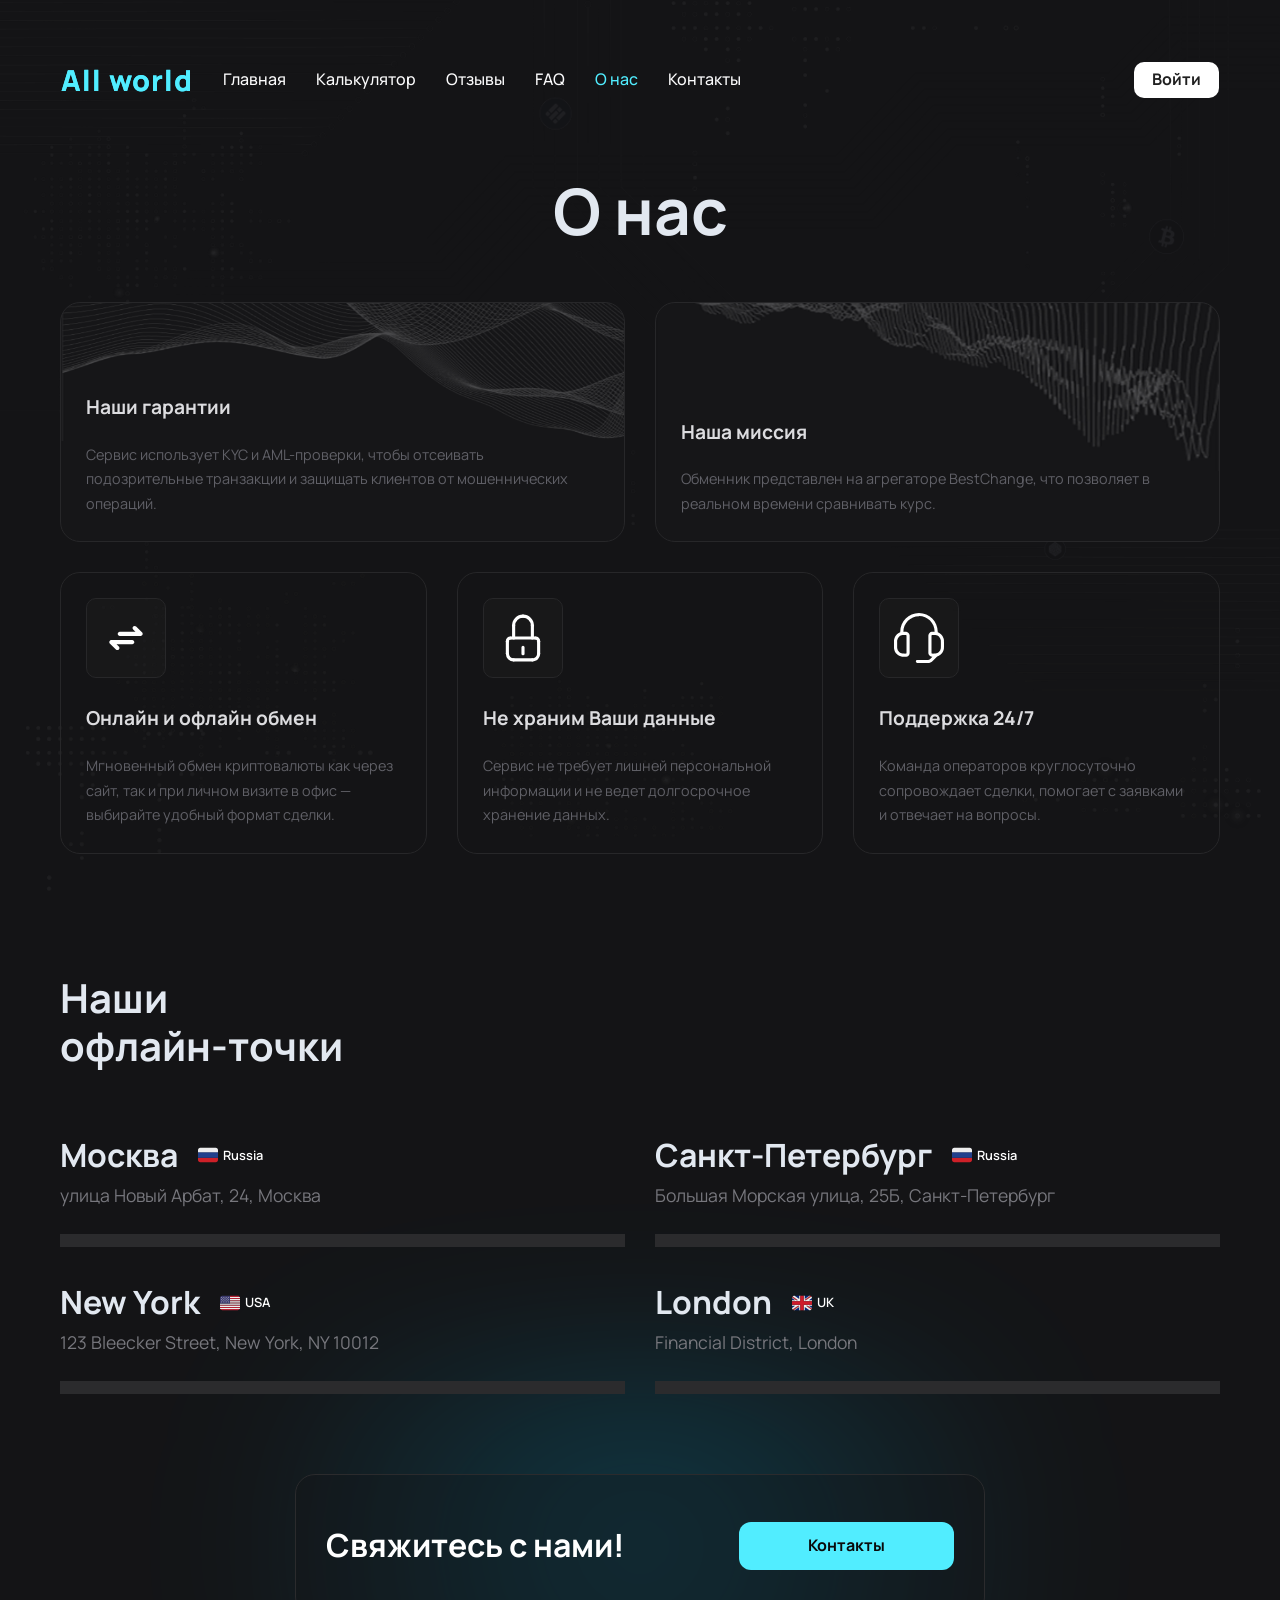
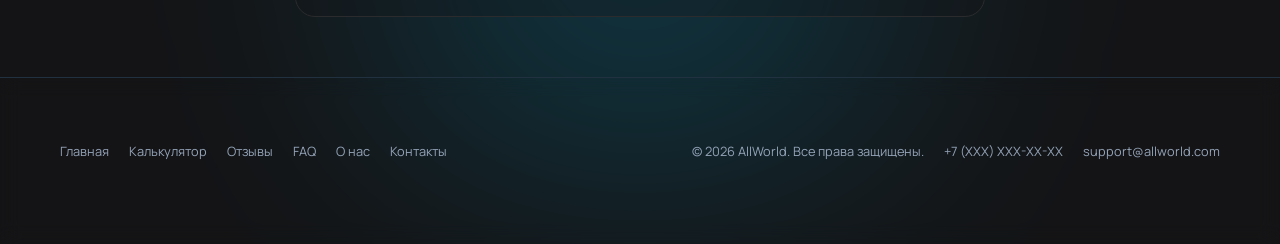
<file: about.html>
<!DOCTYPE html>
<!-- saved from url=(0035)https://allworld.onedaycrm.ru/about -->
<html lang="ru"><plasmo-csui id="plasmo-inspector"><template shadowrootmode="open"><style>@import "https://fonts.googleapis.com/css2?family=Inter:wght@300;400;500&display=swap";@import "https://fonts.googleapis.com/css2?family=Roboto:wght@300;400;500&display=swap";@import "https://fonts.googleapis.com/css2?family=Inter:wght@100..900&family=Roboto+Mono:ital,wght@0,100..700;1,100..700&display=swap";*,:before,:after,::backdrop{--tw-border-spacing-x:0;--tw-border-spacing-y:0;--tw-translate-x:0;--tw-translate-y:0;--tw-rotate:0;--tw-skew-x:0;--tw-skew-y:0;--tw-scale-x:1;--tw-scale-y:1;--tw-pan-x: ;--tw-pan-y: ;--tw-pinch-zoom: ;--tw-scroll-snap-strictness:proximity;--tw-gradient-from-position: ;--tw-gradient-via-position: ;--tw-gradient-to-position: ;--tw-ordinal: ;--tw-slashed-zero: ;--tw-numeric-figure: ;--tw-numeric-spacing: ;--tw-numeric-fraction: ;--tw-ring-inset: ;--tw-ring-offset-width:0px;--tw-ring-offset-color:#fff;--tw-ring-color:#3b82f680;--tw-ring-offset-shadow:0 0 #0000;--tw-ring-shadow:0 0 #0000;--tw-shadow:0 0 #0000;--tw-shadow-colored:0 0 #0000;--tw-blur: ;--tw-brightness: ;--tw-contrast: ;--tw-grayscale: ;--tw-hue-rotate: ;--tw-invert: ;--tw-saturate: ;--tw-sepia: ;--tw-drop-shadow: ;--tw-backdrop-blur: ;--tw-backdrop-brightness: ;--tw-backdrop-contrast: ;--tw-backdrop-grayscale: ;--tw-backdrop-hue-rotate: ;--tw-backdrop-invert: ;--tw-backdrop-opacity: ;--tw-backdrop-saturate: ;--tw-backdrop-sepia: ;--tw-contain-size: ;--tw-contain-layout: ;--tw-contain-paint: ;--tw-contain-style: }*,:before,:after{box-sizing:border-box;border:0 solid #e5e7eb}:before,:after{--tw-content:""}html,:host{-webkit-text-size-adjust:100%;tab-size:4;font-feature-settings:normal;font-variation-settings:normal;-webkit-tap-highlight-color:transparent;font-family:ui-sans-serif,system-ui,sans-serif,Apple Color Emoji,Segoe UI Emoji,Segoe UI Symbol,Noto Color Emoji;line-height:1.5}body{line-height:inherit;margin:0}hr{height:0;color:inherit;border-top-width:1px}abbr:where([title]){text-decoration:underline dotted}h1,h2,h3,h4,h5,h6{font-size:inherit;font-weight:inherit}a{color:inherit;text-decoration:inherit}b,strong{font-weight:bolder}code,kbd,samp,pre{font-feature-settings:normal;font-variation-settings:normal;font-family:ui-monospace,SFMono-Regular,Menlo,Monaco,Consolas,Liberation Mono,Courier New,monospace;font-size:1em}small{font-size:80%}sub,sup{vertical-align:baseline;font-size:75%;line-height:0;position:relative}sub{bottom:-.25em}sup{top:-.5em}table{text-indent:0;border-color:inherit;border-collapse:collapse}button,input,optgroup,select,textarea{font-feature-settings:inherit;font-variation-settings:inherit;font-family:inherit;font-size:100%;font-weight:inherit;line-height:inherit;letter-spacing:inherit;color:inherit;margin:0;padding:0}button,select{text-transform:none}button,input:where([type=button]),input:where([type=reset]),input:where([type=submit]){-webkit-appearance:button;background-color:#0000;background-image:none}:-moz-focusring{outline:auto}:-moz-ui-invalid{box-shadow:none}progress{vertical-align:baseline}::-webkit-inner-spin-button{height:auto}::-webkit-outer-spin-button{height:auto}[type=search]{-webkit-appearance:textfield;outline-offset:-2px}::-webkit-search-decoration{-webkit-appearance:none}::-webkit-file-upload-button{-webkit-appearance:button;font:inherit}summary{display:list-item}blockquote,dl,dd,h1,h2,h3,h4,h5,h6,hr,figure,p,pre{margin:0}fieldset{margin:0;padding:0}legend{padding:0}ol,ul,menu{margin:0;padding:0;list-style:none}dialog{padding:0}textarea{resize:vertical}input::-moz-placeholder{opacity:1;color:#9ca3af}textarea::-moz-placeholder{opacity:1;color:#9ca3af}input::placeholder,textarea::placeholder{opacity:1;color:#9ca3af}button,[role=button]{cursor:pointer}:disabled{cursor:default}img,svg,video,canvas,audio,iframe,embed,object{vertical-align:middle;display:block}img,video{max-width:100%;height:auto}[hidden]:where(:not([hidden=until-found])){display:none}.\!container{width:100%!important}.container{width:100%}@media (width>=640px){.\!container{max-width:640px!important}.container{max-width:640px}}@media (width>=768px){.\!container{max-width:768px!important}.container{max-width:768px}}@media (width>=1024px){.\!container{max-width:1024px!important}.container{max-width:1024px}}@media (width>=1280px){.\!container{max-width:1280px!important}.container{max-width:1280px}}@media (width>=1536px){.\!container{max-width:1536px!important}.container{max-width:1536px}}.sr-only{clip:rect(0,0,0,0);white-space:nowrap;border-width:0;width:1px;height:1px;margin:-1px;padding:0;position:absolute;overflow:hidden}.pointer-events-none{pointer-events:none}.visible{visibility:visible}.collapse{visibility:collapse}.static{position:static}.fixed{position:fixed}.absolute{position:absolute}.relative{position:relative}.inset-0{inset:0}.-left-5{left:-1.25rem}.-right-3{right:-.75rem}.-top-16{top:-4rem}.-top-5{top:-1.25rem}.-top-6{top:-1.5rem}.-top-8{top:-2rem}.-top-9{top:-2.25rem}.bottom-0{bottom:0}.left-0{left:0}.left-1\/2{left:50%}.left-12{left:3rem}.left-\[32px\]{left:32px}.right-0{right:0}.right-4{right:1rem}.right-\[15px\]{right:15px}.right-\[21px\]{right:21px}.right-\[39px\]{right:39px}.top-0{top:0}.top-0\.5{top:.125rem}.top-4{top:1rem}.top-40{top:10rem}.top-8{top:2rem}.top-\[120px\]{top:120px}.top-\[127px\]{top:127px}.top-\[13px\]{top:13px}.top-\[23px\]{top:23px}.top-\[250px\]{top:250px}.top-\[47px\]{top:47px}.top-auto{top:auto}.z-0{z-index:0}.z-10{z-index:10}.z-20{z-index:20}.z-50{z-index:50}.z-\[1000\]{z-index:1000}.z-\[999999\]{z-index:999999}.col-span-2{grid-column:span 2/span 2}.m-0{margin:0}.m-1{margin:.25rem}.m-2{margin:.5rem}.m-3{margin:.75rem}.m-4{margin:1rem}.m-auto{margin:auto}.-mx-4{margin-left:-1rem;margin-right:-1rem}.mx-0{margin-left:0;margin-right:0}.mx-4{margin-left:1rem;margin-right:1rem}.mx-auto{margin-left:auto;margin-right:auto}.my-0{margin-top:0;margin-bottom:0}.my-1{margin-top:.25rem;margin-bottom:.25rem}.my-10{margin-top:2.5rem;margin-bottom:2.5rem}.my-12{margin-top:3rem;margin-bottom:3rem}.my-16{margin-top:4rem;margin-bottom:4rem}.my-2{margin-top:.5rem;margin-bottom:.5rem}.my-2\.5{margin-top:.625rem;margin-bottom:.625rem}.my-3{margin-top:.75rem;margin-bottom:.75rem}.my-4{margin-top:1rem;margin-bottom:1rem}.my-5{margin-top:1.25rem;margin-bottom:1.25rem}.my-6{margin-top:1.5rem;margin-bottom:1.5rem}.my-8{margin-top:2rem;margin-bottom:2rem}.-mb-2{margin-bottom:-.5rem}.mb-0{margin-bottom:0}.mb-1{margin-bottom:.25rem}.mb-10{margin-bottom:2.5rem}.mb-12{margin-bottom:3rem}.mb-16{margin-bottom:4rem}.mb-2{margin-bottom:.5rem}.mb-3{margin-bottom:.75rem}.mb-4{margin-bottom:1rem}.mb-5{margin-bottom:1.25rem}.mb-6{margin-bottom:1.5rem}.mb-8{margin-bottom:2rem}.ml-1{margin-left:.25rem}.ml-2{margin-left:.5rem}.ml-3{margin-left:.75rem}.ml-4{margin-left:1rem}.ml-5{margin-left:1.25rem}.ml-\[-1rem\]{margin-left:-1rem}.ml-auto{margin-left:auto}.mr-0{margin-right:0}.mr-1{margin-right:.25rem}.mr-2{margin-right:.5rem}.mr-3{margin-right:.75rem}.mr-4{margin-right:1rem}.mr-\[-1rem\]{margin-right:-1rem}.ms-3{margin-inline-start:.75rem}.mt-0{margin-top:0}.mt-1{margin-top:.25rem}.mt-10{margin-top:2.5rem}.mt-12{margin-top:3rem}.mt-16{margin-top:4rem}.mt-2{margin-top:.5rem}.mt-3{margin-top:.75rem}.mt-4{margin-top:1rem}.mt-5{margin-top:1.25rem}.mt-6{margin-top:1.5rem}.mt-8{margin-top:2rem}.mt-\[-1rem\]{margin-top:-1rem}.block{display:block}.inline-block{display:inline-block}.inline{display:inline}.flex{display:flex}.inline-flex{display:inline-flex}.grid{display:grid}.contents{display:contents}.hidden{display:none}.aspect-square{aspect-ratio:1}.h-10{height:2.5rem}.h-14{height:3.5rem}.h-16{height:4rem}.h-2{height:.5rem}.h-3{height:.75rem}.h-4{height:1rem}.h-5{height:1.25rem}.h-6{height:1.5rem}.h-8{height:2rem}.h-9{height:2.25rem}.h-\[140px\]{height:140px}.h-\[14px\]{height:14px}.h-\[152px\]{height:152px}.h-\[1px\]{height:1px}.h-\[24px\]{height:24px}.h-\[251px\]{height:251px}.h-\[252px\]{height:252px}.h-\[280px\]{height:280px}.h-\[32px\]{height:32px}.h-\[360px\]{height:360px}.h-\[36px\]{height:36px}.h-\[643px\]{height:643px}.h-\[650px\]{height:650px}.h-\[6px\]{height:6px}.h-\[80\%\]{height:80%}.h-\[88px\]{height:88px}.h-auto{height:auto}.h-full{height:100%}.h-screen{height:100vh}.max-h-\[400px\]{max-height:400px}.max-h-\[594px\]{max-height:594px}.max-h-\[643px\]{max-height:643px}.max-h-\[644px\]{max-height:644px}.max-h-\[648px\]{max-height:648px}.max-h-\[794px\]{max-height:794px}.max-h-\[80vh\]{max-height:80vh}.max-h-\[813px\]{max-height:813px}.max-h-fit{max-height:fit-content}.max-h-full{max-height:100%}.min-h-0{min-height:0}.min-h-\[50px\]{min-height:50px}.w-1\/2{width:50%}.w-10{width:2.5rem}.w-11\/12{width:91.6667%}.w-12{width:3rem}.w-14{width:3.5rem}.w-16{width:4rem}.w-3{width:.75rem}.w-4{width:1rem}.w-5{width:1.25rem}.w-6{width:1.5rem}.w-8{width:2rem}.w-\[106px\]{width:106px}.w-\[108px\]{width:108px}.w-\[116px\]{width:116px}.w-\[120px\]{width:120px}.w-\[130px\]{width:130px}.w-\[140px\]{width:140px}.w-\[147px\]{width:147px}.w-\[167px\]{width:167px}.w-\[168px\]{width:168px}.w-\[177px\]{width:177px}.w-\[180px\]{width:180px}.w-\[195px\]{width:195px}.w-\[222px\]{width:222px}.w-\[296px\]{width:296px}.w-\[30px\]{width:30px}.w-\[328px\]{width:328px}.w-\[360px\]{width:360px}.w-\[48\%\]{width:48%}.w-\[50\%\]{width:50%}.w-\[60px\]{width:60px}.w-\[6px\]{width:6px}.w-\[78px\]{width:78px}.w-\[90\%\]{width:90%}.w-\[97px\]{width:97px}.w-\[98px\]{width:98px}.w-\[calc\(100\%-19px\)\]{width:calc(100% - 19px)}.w-auto{width:auto}.w-fit{width:fit-content}.w-full{width:100%}.w-min{width:min-content}.min-w-48{min-width:12rem}.min-w-5{min-width:1.25rem}.min-w-\[138px\]{min-width:138px}.min-w-\[160px\]{min-width:160px}.max-w-\[150px\]{max-width:150px}.max-w-\[220px\]{max-width:220px}.max-w-\[290px\]{max-width:290px}.max-w-\[450px\]{max-width:450px}.max-w-\[500px\]{max-width:500px}.max-w-lg{max-width:32rem}.max-w-md{max-width:28rem}.max-w-xl{max-width:36rem}.flex-1{flex:1}.flex-shrink-0,.shrink-0{flex-shrink:0}.flex-grow{flex-grow:1}.-translate-x-1\/2{--tw-translate-x:-50%;transform:translate(var(--tw-translate-x),var(--tw-translate-y))rotate(var(--tw-rotate))skewX(var(--tw-skew-x))skewY(var(--tw-skew-y))scaleX(var(--tw-scale-x))scaleY(var(--tw-scale-y))}.-translate-y-16{--tw-translate-y:-4rem;transform:translate(var(--tw-translate-x),var(--tw-translate-y))rotate(var(--tw-rotate))skewX(var(--tw-skew-x))skewY(var(--tw-skew-y))scaleX(var(--tw-scale-x))scaleY(var(--tw-scale-y))}.-translate-y-2{--tw-translate-y:-.5rem;transform:translate(var(--tw-translate-x),var(--tw-translate-y))rotate(var(--tw-rotate))skewX(var(--tw-skew-x))skewY(var(--tw-skew-y))scaleX(var(--tw-scale-x))scaleY(var(--tw-scale-y))}.-translate-y-6{--tw-translate-y:-1.5rem;transform:translate(var(--tw-translate-x),var(--tw-translate-y))rotate(var(--tw-rotate))skewX(var(--tw-skew-x))skewY(var(--tw-skew-y))scaleX(var(--tw-scale-x))scaleY(var(--tw-scale-y))}.translate-x-0{--tw-translate-x:0px;transform:translate(var(--tw-translate-x),var(--tw-translate-y))rotate(var(--tw-rotate))skewX(var(--tw-skew-x))skewY(var(--tw-skew-y))scaleX(var(--tw-scale-x))scaleY(var(--tw-scale-y))}.translate-x-0\.5{--tw-translate-x:.125rem;transform:translate(var(--tw-translate-x),var(--tw-translate-y))rotate(var(--tw-rotate))skewX(var(--tw-skew-x))skewY(var(--tw-skew-y))scaleX(var(--tw-scale-x))scaleY(var(--tw-scale-y))}.translate-x-3{--tw-translate-x:.75rem;transform:translate(var(--tw-translate-x),var(--tw-translate-y))rotate(var(--tw-rotate))skewX(var(--tw-skew-x))skewY(var(--tw-skew-y))scaleX(var(--tw-scale-x))scaleY(var(--tw-scale-y))}.translate-x-8{--tw-translate-x:2rem;transform:translate(var(--tw-translate-x),var(--tw-translate-y))rotate(var(--tw-rotate))skewX(var(--tw-skew-x))skewY(var(--tw-skew-y))scaleX(var(--tw-scale-x))scaleY(var(--tw-scale-y))}.translate-x-\[0\.6rem\]{--tw-translate-x:.6rem;transform:translate(var(--tw-translate-x),var(--tw-translate-y))rotate(var(--tw-rotate))skewX(var(--tw-skew-x))skewY(var(--tw-skew-y))scaleX(var(--tw-scale-x))scaleY(var(--tw-scale-y))}.translate-y-2{--tw-translate-y:.5rem;transform:translate(var(--tw-translate-x),var(--tw-translate-y))rotate(var(--tw-rotate))skewX(var(--tw-skew-x))skewY(var(--tw-skew-y))scaleX(var(--tw-scale-x))scaleY(var(--tw-scale-y))}.translate-y-\[23px\]{--tw-translate-y:23px;transform:translate(var(--tw-translate-x),var(--tw-translate-y))rotate(var(--tw-rotate))skewX(var(--tw-skew-x))skewY(var(--tw-skew-y))scaleX(var(--tw-scale-x))scaleY(var(--tw-scale-y))}.rotate-180{--tw-rotate:180deg;transform:translate(var(--tw-translate-x),var(--tw-translate-y))rotate(var(--tw-rotate))skewX(var(--tw-skew-x))skewY(var(--tw-skew-y))scaleX(var(--tw-scale-x))scaleY(var(--tw-scale-y))}.scale-100{--tw-scale-x:1;--tw-scale-y:1;transform:translate(var(--tw-translate-x),var(--tw-translate-y))rotate(var(--tw-rotate))skewX(var(--tw-skew-x))skewY(var(--tw-skew-y))scaleX(var(--tw-scale-x))scaleY(var(--tw-scale-y))}.scale-95{--tw-scale-x:.95;--tw-scale-y:.95;transform:translate(var(--tw-translate-x),var(--tw-translate-y))rotate(var(--tw-rotate))skewX(var(--tw-skew-x))skewY(var(--tw-skew-y))scaleX(var(--tw-scale-x))scaleY(var(--tw-scale-y))}.transform{transform:translate(var(--tw-translate-x),var(--tw-translate-y))rotate(var(--tw-rotate))skewX(var(--tw-skew-x))skewY(var(--tw-skew-y))scaleX(var(--tw-scale-x))scaleY(var(--tw-scale-y))}@keyframes pulse{50%{opacity:.5}}.animate-pulse-slow{animation:3s cubic-bezier(.4,0,.6,1) infinite pulse}.cursor-default{cursor:default}.cursor-grab{cursor:grab}.cursor-grabbing{cursor:grabbing}.cursor-not-allowed{cursor:not-allowed}.cursor-pointer{cursor:pointer}.select-none{user-select:none}.resize{resize:both}.list-none{list-style-type:none}.grid-cols-3{grid-template-columns:repeat(3,minmax(0,1fr))}.flex-row{flex-direction:row}.flex-col{flex-direction:column}.flex-wrap{flex-wrap:wrap}.flex-nowrap{flex-wrap:nowrap}.items-start{align-items:flex-start}.items-end{align-items:flex-end}.items-center{align-items:center}.items-baseline{align-items:baseline}.justify-start{justify-content:flex-start}.justify-end{justify-content:flex-end}.justify-center{justify-content:center}.justify-between{justify-content:space-between}.justify-around{justify-content:space-around}.gap-0{gap:0}.gap-1{gap:.25rem}.gap-2{gap:.5rem}.gap-3{gap:.75rem}.gap-4{gap:1rem}.gap-\[10px\]{gap:10px}.gap-x-1{-moz-column-gap:.25rem;column-gap:.25rem}.gap-x-2{-moz-column-gap:.5rem;column-gap:.5rem}.gap-x-3{-moz-column-gap:.75rem;column-gap:.75rem}.gap-y-2{row-gap:.5rem}.gap-y-3{row-gap:.75rem}.gap-y-4{row-gap:1rem}.gap-y-5{row-gap:1.25rem}.space-x-1>:not([hidden])~:not([hidden]){--tw-space-x-reverse:0;margin-right:calc(.25rem*var(--tw-space-x-reverse));margin-left:calc(.25rem*calc(1 - var(--tw-space-x-reverse)))}.space-y-1>:not([hidden])~:not([hidden]){--tw-space-y-reverse:0;margin-top:calc(.25rem*calc(1 - var(--tw-space-y-reverse)));margin-bottom:calc(.25rem*var(--tw-space-y-reverse))}.space-y-2>:not([hidden])~:not([hidden]){--tw-space-y-reverse:0;margin-top:calc(.5rem*calc(1 - var(--tw-space-y-reverse)));margin-bottom:calc(.5rem*var(--tw-space-y-reverse))}.space-y-3>:not([hidden])~:not([hidden]){--tw-space-y-reverse:0;margin-top:calc(.75rem*calc(1 - var(--tw-space-y-reverse)));margin-bottom:calc(.75rem*var(--tw-space-y-reverse))}.space-y-4>:not([hidden])~:not([hidden]){--tw-space-y-reverse:0;margin-top:calc(1rem*calc(1 - var(--tw-space-y-reverse)));margin-bottom:calc(1rem*var(--tw-space-y-reverse))}.divide-y>:not([hidden])~:not([hidden]){--tw-divide-y-reverse:0;border-top-width:calc(1px*calc(1 - var(--tw-divide-y-reverse)));border-bottom-width:calc(1px*var(--tw-divide-y-reverse))}.divide-gray-100>:not([hidden])~:not([hidden]){--tw-divide-opacity:1;border-color:rgb(243 244 246/var(--tw-divide-opacity,1))}.overflow-auto{overflow:auto}.overflow-hidden{overflow:hidden}.overflow-visible{overflow:visible}.overflow-x-auto{overflow-x:auto}.overflow-y-auto{overflow-y:auto}.overflow-x-hidden{overflow-x:hidden}.overflow-x-scroll{overflow-x:scroll}.overflow-y-scroll{overflow-y:scroll}.truncate{text-overflow:ellipsis;white-space:nowrap;overflow:hidden}.whitespace-normal{white-space:normal}.whitespace-nowrap{white-space:nowrap}.whitespace-pre-line{white-space:pre-line}.whitespace-pre-wrap{white-space:pre-wrap}.break-words{overflow-wrap:break-word}.rounded{border-radius:.25rem}.rounded-\[3px\]{border-radius:3px}.rounded-\[4px\]{border-radius:4px}.rounded-full{border-radius:9999px}.rounded-lg{border-radius:.5rem}.rounded-md{border-radius:.375rem}.rounded-sm{border-radius:.125rem}.rounded-xl{border-radius:.75rem}.rounded-b-lg{border-bottom-right-radius:.5rem;border-bottom-left-radius:.5rem}.rounded-b-xl{border-bottom-right-radius:.75rem;border-bottom-left-radius:.75rem}.rounded-t-lg{border-top-left-radius:.5rem;border-top-right-radius:.5rem}.rounded-t-xl{border-top-left-radius:.75rem;border-top-right-radius:.75rem}.border{border-width:1px}.border-y{border-top-width:1px;border-bottom-width:1px}.border-b{border-bottom-width:1px}.border-t{border-top-width:1px}.border-dashed{border-style:dashed}.border-none{border-style:none}.border-black\/10{border-color:#0000001a}.border-black\/15{border-color:#00000026}.border-black\/20{border-color:#0003}.border-black\/25{border-color:#00000040}.border-black\/8{border-color:#00000014}.border-black\/\[0\.16\]{border-color:#00000029}.border-gray-200{--tw-border-opacity:1;border-color:rgb(229 231 235/var(--tw-border-opacity,1))}.border-gray-300{--tw-border-opacity:1;border-color:rgb(209 213 219/var(--tw-border-opacity,1))}.border-gray-700{--tw-border-opacity:1;border-color:rgb(55 65 81/var(--tw-border-opacity,1))}.border-peeper-purple{--tw-border-opacity:1;border-color:rgb(93 45 230/var(--tw-border-opacity,1))}.border-red-200{--tw-border-opacity:1;border-color:rgb(254 202 202/var(--tw-border-opacity,1))}.border-surface-gray{--tw-border-opacity:1;border-color:rgb(245 245 245/var(--tw-border-opacity,1))}.border-white{--tw-border-opacity:1;border-color:rgb(255 255 255/var(--tw-border-opacity,1))}.border-white\/10{border-color:#ffffff1a}.border-white\/15{border-color:#ffffff26}.border-white\/20{border-color:#fff3}.border-white\/25{border-color:#ffffff40}.border-white\/8{border-color:#ffffff14}.border-t-gray-200{--tw-border-opacity:1;border-top-color:rgb(229 231 235/var(--tw-border-opacity,1))}.border-t-white\/15{border-top-color:#ffffff26}.bg-\[\#05381A\]{--tw-bg-opacity:1;background-color:rgb(5 56 26/var(--tw-bg-opacity,1))}.bg-\[\#580808\]{--tw-bg-opacity:1;background-color:rgb(88 8 8/var(--tw-bg-opacity,1))}.bg-\[\#C5F1D8\]{--tw-bg-opacity:1;background-color:rgb(197 241 216/var(--tw-bg-opacity,1))}.bg-\[\#C7C7C7\]{--tw-bg-opacity:1;background-color:rgb(199 199 199/var(--tw-bg-opacity,1))}.bg-\[\#EBEBEB\]{--tw-bg-opacity:1;background-color:rgb(235 235 235/var(--tw-bg-opacity,1))}.bg-\[\#FCDEDE\]{--tw-bg-opacity:1;background-color:rgb(252 222 222/var(--tw-bg-opacity,1))}.bg-active-tab{background-color:#5d2de614}.bg-active-tab-hover{background-color:#5d2de629}.bg-black{--tw-bg-opacity:1;background-color:rgb(0 0 0/var(--tw-bg-opacity,1))}.bg-black\/10{background-color:#0000001a}.bg-black\/25{background-color:#00000040}.bg-black\/30{background-color:#0000004d}.bg-black\/40{background-color:#0006}.bg-black\/5{background-color:#0000000d}.bg-black\/60{background-color:#0009}.bg-black\/8{background-color:#00000014}.bg-blue-500{--tw-bg-opacity:1;background-color:rgb(59 130 246/var(--tw-bg-opacity,1))}.bg-gray-100{--tw-bg-opacity:1;background-color:rgb(243 244 246/var(--tw-bg-opacity,1))}.bg-gray-200{--tw-bg-opacity:1;background-color:rgb(229 231 235/var(--tw-bg-opacity,1))}.bg-gray-300{--tw-bg-opacity:1;background-color:rgb(209 213 219/var(--tw-bg-opacity,1))}.bg-peeper-dark-gray{--tw-bg-opacity:1;background-color:rgb(38 38 38/var(--tw-bg-opacity,1))}.bg-peeper-dark-pink\/15{background-color:#fb3aa226}.bg-peeper-dark-pink\/25{background-color:#fb3aa240}.bg-peeper-gray{--tw-bg-opacity:1;background-color:rgb(102 102 102/var(--tw-bg-opacity,1))}.bg-peeper-green{--tw-bg-opacity:1;background-color:rgb(5 56 26/var(--tw-bg-opacity,1))}.bg-peeper-light-green{--tw-bg-opacity:1;background-color:rgb(211 248 225/var(--tw-bg-opacity,1))}.bg-peeper-pink-accent{--tw-bg-opacity:1;background-color:rgb(255 235 246/var(--tw-bg-opacity,1))}.bg-peeper-purple{--tw-bg-opacity:1;background-color:rgb(93 45 230/var(--tw-bg-opacity,1))}.bg-peeper-purple\/15{background-color:#5d2de626}.bg-peeper-purple\/35{background-color:#5d2de659}.bg-peeper-purple\/50{background-color:#5d2de680}.bg-peeper-purple\/8{background-color:#5d2de614}.bg-peeper-white-hover{--tw-bg-opacity:1;background-color:rgb(245 245 245/var(--tw-bg-opacity,1))}.bg-primary{--tw-bg-opacity:1;background-color:rgb(14 14 14/var(--tw-bg-opacity,1))}.bg-red-50{--tw-bg-opacity:1;background-color:rgb(254 242 242/var(--tw-bg-opacity,1))}.bg-secondary{--tw-bg-opacity:1;background-color:rgb(38 38 38/var(--tw-bg-opacity,1))}.bg-surface-gray{--tw-bg-opacity:1;background-color:rgb(245 245 245/var(--tw-bg-opacity,1))}.bg-transparent{background-color:#0000}.bg-white{--tw-bg-opacity:1;background-color:rgb(255 255 255/var(--tw-bg-opacity,1))}.bg-white\/10{background-color:#ffffff1a}.bg-white\/15{background-color:#ffffff26}.bg-white\/5{background-color:#ffffff0d}.bg-white\/8{background-color:#ffffff14}.bg-opacity-80{--tw-bg-opacity:.8}.bg-gradient-to-b{background-image:linear-gradient(to bottom,var(--tw-gradient-stops))}.bg-gradient-to-t{background-image:linear-gradient(to top,var(--tw-gradient-stops))}.from-black\/0{--tw-gradient-from:#0000 var(--tw-gradient-from-position);--tw-gradient-to:#0000 var(--tw-gradient-to-position);--tw-gradient-stops:var(--tw-gradient-from),var(--tw-gradient-to)}.from-white\/0{--tw-gradient-from:#fff0 var(--tw-gradient-from-position);--tw-gradient-to:#fff0 var(--tw-gradient-to-position);--tw-gradient-stops:var(--tw-gradient-from),var(--tw-gradient-to)}.from-white\/80{--tw-gradient-from:#fffc var(--tw-gradient-from-position);--tw-gradient-to:#fff0 var(--tw-gradient-to-position);--tw-gradient-stops:var(--tw-gradient-from),var(--tw-gradient-to)}.via-white\/50{--tw-gradient-to:#fff0 var(--tw-gradient-to-position);--tw-gradient-stops:var(--tw-gradient-from),#ffffff80 var(--tw-gradient-via-position),var(--tw-gradient-to)}.via-white\/70{--tw-gradient-to:#fff0 var(--tw-gradient-to-position);--tw-gradient-stops:var(--tw-gradient-from),#ffffffb3 var(--tw-gradient-via-position),var(--tw-gradient-to)}.to-black\/60{--tw-gradient-to:#0009 var(--tw-gradient-to-position)}.to-white\/0{--tw-gradient-to:#fff0 var(--tw-gradient-to-position)}.to-white\/100{--tw-gradient-to:#fff var(--tw-gradient-to-position)}.fill-\[\#5D2DE6\]{fill:#5d2de6}.fill-\[\#999\]{fill:#999}.fill-\[\#9E81F0\]{fill:#9e81f0}.fill-\[\#C7C7C7\]{fill:#c7c7c7}.fill-inspector-props{fill:#999}.fill-peeper-dark-gray{fill:#262626}.stroke-peeper-gray{stroke:#666}.stroke-peeper-light-pink{stroke:#9e81f0}.stroke-peeper-purple{stroke:#5d2de6}.stroke-peeper-white-secondary{stroke:#c7c7c7}.object-contain{-o-object-fit:contain;object-fit:contain}.object-cover{-o-object-fit:cover;object-fit:cover}.p-0{padding:0}.p-1{padding:.25rem}.p-1\.5{padding:.375rem}.p-2{padding:.5rem}.p-3{padding:.75rem}.p-4{padding:1rem}.p-5{padding:1.25rem}.p-6{padding:1.5rem}.p-\[12px\]{padding:12px}.px-0{padding-left:0;padding-right:0}.px-1{padding-left:.25rem;padding-right:.25rem}.px-2{padding-left:.5rem;padding-right:.5rem}.px-3{padding-left:.75rem;padding-right:.75rem}.px-4{padding-left:1rem;padding-right:1rem}.px-6{padding-left:1.5rem;padding-right:1.5rem}.px-\[10px\]{padding-left:10px;padding-right:10px}.py-0{padding-top:0;padding-bottom:0}.py-1{padding-top:.25rem;padding-bottom:.25rem}.py-2{padding-top:.5rem;padding-bottom:.5rem}.py-3{padding-top:.75rem;padding-bottom:.75rem}.py-4{padding-top:1rem;padding-bottom:1rem}.py-5{padding-top:1.25rem;padding-bottom:1.25rem}.py-8{padding-top:2rem;padding-bottom:2rem}.py-\[2px\]{padding-top:2px;padding-bottom:2px}.pb-1{padding-bottom:.25rem}.pb-4{padding-bottom:1rem}.pb-6{padding-bottom:1.5rem}.pl-1{padding-left:.25rem}.pl-3{padding-left:.75rem}.pr-2{padding-right:.5rem}.pt-1{padding-top:.25rem}.pt-2{padding-top:.5rem}.pt-4{padding-top:1rem}.text-left{text-align:left}.text-center{text-align:center}.font-mono{font-family:ui-monospace,SFMono-Regular,Menlo,Monaco,Consolas,Liberation Mono,Courier New,monospace}.font-roboto{font-family:Roboto,sans-serif,Roboto Mono}.font-roboto-mono{font-family:Roboto Mono}.text-2xl{font-size:1.5rem;line-height:2rem}.text-\[10px\]{font-size:10px}.text-\[12px\]{font-size:12px}.text-\[14px\]{font-size:14px}.text-base{font-size:1rem;line-height:1.5rem}.text-lg{font-size:1.125rem;line-height:1.75rem}.text-sm{font-size:.875rem;line-height:1.25rem}.text-xl{font-size:1.25rem;line-height:1.75rem}.text-xs{font-size:.75rem;line-height:1rem}.font-\[500\]{font-weight:500}.font-bold{font-weight:700}.font-light{font-weight:300}.font-medium{font-weight:500}.font-normal{font-weight:400}.font-semibold{font-weight:600}.uppercase{text-transform:uppercase}.\!capitalize{text-transform:capitalize!important}.capitalize{text-transform:capitalize}.normal-case{text-transform:none}.leading-120{line-height:120%}.leading-130{line-height:130%}.leading-140{line-height:140%}.leading-6{line-height:1.5rem}.leading-none{line-height:1}.leading-paragraph{line-height:140%}.tracking-14{letter-spacing:-.14px}.tracking-16{letter-spacing:-.16px}.tracking-2{letter-spacing:-.2px}.tracking-24{letter-spacing:-.24px}.tracking-4{letter-spacing:-.4px}.tracking-wide{letter-spacing:.025em}.tracking-wider{letter-spacing:.05em}.text-\[\#0E0E0E\]{--tw-text-opacity:1;color:rgb(14 14 14/var(--tw-text-opacity,1))}.text-\[\#580808\]{--tw-text-opacity:1;color:rgb(88 8 8/var(--tw-text-opacity,1))}.text-\[\#C5F1D8\]{--tw-text-opacity:1;color:rgb(197 241 216/var(--tw-text-opacity,1))}.text-\[\#F7CECE\]{--tw-text-opacity:1;color:rgb(247 206 206/var(--tw-text-opacity,1))}.text-black{--tw-text-opacity:1;color:rgb(0 0 0/var(--tw-text-opacity,1))}.text-blue-500{--tw-text-opacity:1;color:rgb(59 130 246/var(--tw-text-opacity,1))}.text-blue-600{--tw-text-opacity:1;color:rgb(37 99 235/var(--tw-text-opacity,1))}.text-gray-200{--tw-text-opacity:1;color:rgb(229 231 235/var(--tw-text-opacity,1))}.text-gray-400{--tw-text-opacity:1;color:rgb(156 163 175/var(--tw-text-opacity,1))}.text-gray-500{--tw-text-opacity:1;color:rgb(107 114 128/var(--tw-text-opacity,1))}.text-gray-600{--tw-text-opacity:1;color:rgb(75 85 99/var(--tw-text-opacity,1))}.text-gray-700{--tw-text-opacity:1;color:rgb(55 65 81/var(--tw-text-opacity,1))}.text-gray-800{--tw-text-opacity:1;color:rgb(31 41 55/var(--tw-text-opacity,1))}.text-gray-900{--tw-text-opacity:1;color:rgb(17 24 39/var(--tw-text-opacity,1))}.text-inspector-props{--tw-text-opacity:1;color:rgb(153 153 153/var(--tw-text-opacity,1))}.text-orange-600{--tw-text-opacity:1;color:rgb(234 88 12/var(--tw-text-opacity,1))}.text-peeper-dark-gray{--tw-text-opacity:1;color:rgb(38 38 38/var(--tw-text-opacity,1))}.text-peeper-gray{--tw-text-opacity:1;color:rgb(102 102 102/var(--tw-text-opacity,1))}.text-peeper-green{--tw-text-opacity:1;color:rgb(5 56 26/var(--tw-text-opacity,1))}.text-peeper-light-pink{--tw-text-opacity:1;color:rgb(158 129 240/var(--tw-text-opacity,1))}.text-peeper-pink{--tw-text-opacity:1;color:rgb(201 46 130/var(--tw-text-opacity,1))}.text-peeper-purple{--tw-text-opacity:1;color:rgb(93 45 230/var(--tw-text-opacity,1))}.text-peeper-white{--tw-text-opacity:1;color:rgb(222 222 222/var(--tw-text-opacity,1))}.text-peeper-white-secondary{--tw-text-opacity:1;color:rgb(199 199 199/var(--tw-text-opacity,1))}.text-primary{--tw-text-opacity:1;color:rgb(14 14 14/var(--tw-text-opacity,1))}.text-primary\/60{color:#0e0e0e99}.text-primary\/80{color:#0e0e0ecc}.text-red-600{--tw-text-opacity:1;color:rgb(220 38 38/var(--tw-text-opacity,1))}.text-red-800{--tw-text-opacity:1;color:rgb(153 27 27/var(--tw-text-opacity,1))}.text-secondary{--tw-text-opacity:1;color:rgb(38 38 38/var(--tw-text-opacity,1))}.text-white{--tw-text-opacity:1;color:rgb(255 255 255/var(--tw-text-opacity,1))}.text-white\/60{color:#fff9}.text-white\/80{color:#fffc}.text-white\/90{color:#ffffffe6}.opacity-0{opacity:0}.opacity-100{opacity:1}.opacity-30{opacity:.3}.opacity-50{opacity:.5}.opacity-60{opacity:.6}.\!shadow{--tw-shadow:0 1px 3px 0 #0000001a,0 1px 2px -1px #0000001a!important;--tw-shadow-colored:0 1px 3px 0 var(--tw-shadow-color),0 1px 2px -1px var(--tw-shadow-color)!important;box-shadow:var(--tw-ring-offset-shadow,0 0 #0000),var(--tw-ring-shadow,0 0 #0000),var(--tw-shadow)!important}.shadow{--tw-shadow:0 1px 3px 0 #0000001a,0 1px 2px -1px #0000001a;--tw-shadow-colored:0 1px 3px 0 var(--tw-shadow-color),0 1px 2px -1px var(--tw-shadow-color);box-shadow:var(--tw-ring-offset-shadow,0 0 #0000),var(--tw-ring-shadow,0 0 #0000),var(--tw-shadow)}.shadow-lg{--tw-shadow:0 10px 15px -3px #0000001a,0 4px 6px -4px #0000001a;--tw-shadow-colored:0 10px 15px -3px var(--tw-shadow-color),0 4px 6px -4px var(--tw-shadow-color);box-shadow:var(--tw-ring-offset-shadow,0 0 #0000),var(--tw-ring-shadow,0 0 #0000),var(--tw-shadow)}.shadow-md{--tw-shadow:0 4px 6px -1px #0000001a,0 2px 4px -2px #0000001a;--tw-shadow-colored:0 4px 6px -1px var(--tw-shadow-color),0 2px 4px -2px var(--tw-shadow-color);box-shadow:var(--tw-ring-offset-shadow,0 0 #0000),var(--tw-ring-shadow,0 0 #0000),var(--tw-shadow)}.shadow-sm{--tw-shadow:0 1px 2px 0 #0000000d;--tw-shadow-colored:0 1px 2px 0 var(--tw-shadow-color);box-shadow:var(--tw-ring-offset-shadow,0 0 #0000),var(--tw-ring-shadow,0 0 #0000),var(--tw-shadow)}.shadow-xl{--tw-shadow:0 20px 25px -5px #0000001a,0 8px 10px -6px #0000001a;--tw-shadow-colored:0 20px 25px -5px var(--tw-shadow-color),0 8px 10px -6px var(--tw-shadow-color);box-shadow:var(--tw-ring-offset-shadow,0 0 #0000),var(--tw-ring-shadow,0 0 #0000),var(--tw-shadow)}.shadow-white{--tw-shadow-color:#fff;--tw-shadow:var(--tw-shadow-colored)}.outline{outline-style:solid}.outline-2{outline-width:2px}.outline-offset-4{outline-offset:4px}.outline-blue-400{outline-color:#60a5fa}.ring{--tw-ring-offset-shadow:var(--tw-ring-inset)0 0 0 var(--tw-ring-offset-width)var(--tw-ring-offset-color);--tw-ring-shadow:var(--tw-ring-inset)0 0 0 calc(3px + var(--tw-ring-offset-width))var(--tw-ring-color);box-shadow:var(--tw-ring-offset-shadow),var(--tw-ring-shadow),var(--tw-shadow,0 0 #0000)}.ring-4{--tw-ring-offset-shadow:var(--tw-ring-inset)0 0 0 var(--tw-ring-offset-width)var(--tw-ring-offset-color);--tw-ring-shadow:var(--tw-ring-inset)0 0 0 calc(4px + var(--tw-ring-offset-width))var(--tw-ring-color);box-shadow:var(--tw-ring-offset-shadow),var(--tw-ring-shadow),var(--tw-shadow,0 0 #0000)}.ring-blue-400{--tw-ring-opacity:1;--tw-ring-color:rgb(96 165 250/var(--tw-ring-opacity,1))}.ring-offset-2{--tw-ring-offset-width:2px}.blur{--tw-blur:blur(8px);filter:var(--tw-blur)var(--tw-brightness)var(--tw-contrast)var(--tw-grayscale)var(--tw-hue-rotate)var(--tw-invert)var(--tw-saturate)var(--tw-sepia)var(--tw-drop-shadow)}.filter{filter:var(--tw-blur)var(--tw-brightness)var(--tw-contrast)var(--tw-grayscale)var(--tw-hue-rotate)var(--tw-invert)var(--tw-saturate)var(--tw-sepia)var(--tw-drop-shadow)}.backdrop-blur-sm{--tw-backdrop-blur:blur(4px);backdrop-filter:var(--tw-backdrop-blur)var(--tw-backdrop-brightness)var(--tw-backdrop-contrast)var(--tw-backdrop-grayscale)var(--tw-backdrop-hue-rotate)var(--tw-backdrop-invert)var(--tw-backdrop-opacity)var(--tw-backdrop-saturate)var(--tw-backdrop-sepia)}.transition{transition-property:color,background-color,border-color,text-decoration-color,fill,stroke,opacity,box-shadow,transform,filter,backdrop-filter;transition-duration:.15s;transition-timing-function:cubic-bezier(.4,0,.2,1)}.transition-all{transition-property:all;transition-duration:.15s;transition-timing-function:cubic-bezier(.4,0,.2,1)}.transition-colors{transition-property:color,background-color,border-color,text-decoration-color,fill,stroke;transition-duration:.15s;transition-timing-function:cubic-bezier(.4,0,.2,1)}.transition-opacity{transition-property:opacity;transition-duration:.15s;transition-timing-function:cubic-bezier(.4,0,.2,1)}.transition-transform{transition-property:transform;transition-duration:.15s;transition-timing-function:cubic-bezier(.4,0,.2,1)}.duration-0{transition-duration:0s}.duration-100{transition-duration:.1s}.duration-150{transition-duration:.15s}.duration-200{transition-duration:.2s}.duration-300{transition-duration:.3s}.duration-500{transition-duration:.5s}.ease-in-out{transition-timing-function:cubic-bezier(.4,0,.2,1)}@custom-variant dark (&:where(.dark,.dark*));body{cursor:default;margin:0;padding:0;font-family:Inter,sans-serif;font-size:16px;line-height:1.5}#plasmo-shadow-container{position:fixed!important}.hide-scrollbar::-webkit-scrollbar{display:none}.hide-scrollbar{-ms-overflow-style:none;scrollbar-width:none}.fill-available{height:stretch}.transparency-grid{background-color:#fff;background-image:linear-gradient(45deg,#d4d4d40f 25%,#0000 25%),linear-gradient(-45deg,#d4d4d481 25%,#0000 25%),linear-gradient(45deg,#0000 75%,#d4d4d481 75%),linear-gradient(-45deg,#0000 75%,#d4d4d481 75%);background-position:0 0,0 10px,10px -10px,-10px 0;background-size:20px 20px}.transparency-grid-black{background-color:#000;background-image:repeating-conic-gradient(#1a1a1a 0% 25%,#333 0% 50%);background-size:20px 20px}.border-element{background:#f5f5f5;position:absolute}.border-element-dark{background:#262626;position:absolute}.top{width:85%;height:4px;top:-1px;left:50%;transform:translate(-50%)}.bottom{width:85%;height:4px;bottom:-1px;left:50%;transform:translate(-50%)}.left{width:4px;height:79%;top:50%;left:-1px;transform:translateY(-50%)}.right{width:4px;height:79%;top:50%;right:-1px;transform:translateY(-50%)}.shadow{box-shadow:0 1px 3px #0000001f}.button_shadow{box-shadow:0 3px 3px -3px #00000029}.soft-shadow{box-shadow:0 4px 4px -4px #00000029}.dropdown-shadow{box-shadow:0 4px 4px -4px #00000040}.blur-fade:after{content:"";pointer-events:none;background:linear-gradient(270deg,#fff,#0000);width:80px;position:absolute;top:0;bottom:0;right:0}.blur-fade-dark:after{content:"";pointer-events:none;background:linear-gradient(270deg,#0e0e0e,#0000);width:80px;position:absolute;top:0;bottom:0;right:0}.gradient-background{background:linear-gradient(241deg,#fef6eb -.17%,#fef0f8 100%);transition:transform .3s ease-in-out;position:absolute;inset:0}.hover\:border-gray-300:hover{--tw-border-opacity:1;border-color:rgb(209 213 219/var(--tw-border-opacity,1))}.hover\:bg-active-tab:hover{background-color:#5d2de614}.hover\:bg-active-tab-hover:hover{background-color:#5d2de629}.hover\:bg-black\/10:hover{background-color:#0000001a}.hover\:bg-black\/5:hover{background-color:#0000000d}.hover\:bg-black\/8:hover{background-color:#00000014}.hover\:bg-blue-600:hover{--tw-bg-opacity:1;background-color:rgb(37 99 235/var(--tw-bg-opacity,1))}.hover\:bg-gray-100:hover{--tw-bg-opacity:1;background-color:rgb(243 244 246/var(--tw-bg-opacity,1))}.hover\:bg-gray-50:hover{--tw-bg-opacity:1;background-color:rgb(249 250 251/var(--tw-bg-opacity,1))}.hover\:bg-peeper-dark-gray:hover{--tw-bg-opacity:1;background-color:rgb(38 38 38/var(--tw-bg-opacity,1))}.hover\:bg-peeper-pink-accent\/80:hover{background-color:#ffebf6cc}.hover\:bg-peeper-purple-hover:hover{--tw-bg-opacity:1;background-color:rgb(74 36 184/var(--tw-bg-opacity,1))}.hover\:bg-peeper-purple\/15:hover{background-color:#5d2de626}.hover\:bg-peeper-purple\/30:hover{background-color:#5d2de64d}.hover\:bg-peeper-purple\/50:hover{background-color:#5d2de680}.hover\:bg-peeper-purple\/90:hover{background-color:#5d2de6e6}.hover\:bg-peeper-white-hover:hover{--tw-bg-opacity:1;background-color:rgb(245 245 245/var(--tw-bg-opacity,1))}.hover\:bg-peeper-white-hover\/15:hover{background-color:#f5f5f526}.hover\:bg-peeper-white-hover\/5:hover{background-color:#f5f5f50d}.hover\:bg-primary\/80:hover{background-color:#0e0e0ecc}.hover\:bg-surface-gray:hover{--tw-bg-opacity:1;background-color:rgb(245 245 245/var(--tw-bg-opacity,1))}.hover\:bg-white\/10:hover{background-color:#ffffff1a}.hover\:bg-white\/15:hover{background-color:#ffffff26}.hover\:bg-white\/20:hover{background-color:#fff3}.hover\:bg-white\/25:hover{background-color:#ffffff40}.hover\:bg-white\/30:hover{background-color:#ffffff4d}.hover\:bg-white\/5:hover{background-color:#ffffff0d}.hover\:bg-white\/8:hover{background-color:#ffffff14}.hover\:bg-opacity-100:hover{--tw-bg-opacity:1}.hover\:text-gray-900:hover{--tw-text-opacity:1;color:rgb(17 24 39/var(--tw-text-opacity,1))}.hover\:text-primary:hover{--tw-text-opacity:1;color:rgb(14 14 14/var(--tw-text-opacity,1))}.hover\:text-white:hover{--tw-text-opacity:1;color:rgb(255 255 255/var(--tw-text-opacity,1))}.hover\:opacity-70:hover{opacity:.7}.focus\:outline-none:focus{outline-offset:2px;outline:2px solid #0000}.active\:cursor-grabbing:active{cursor:grabbing}.group:hover .group-hover\:border-\[\#7241FF\]{--tw-border-opacity:1;border-color:rgb(114 65 255/var(--tw-border-opacity,1))}.group:hover .group-hover\:stroke-\[\#7241FF\]{stroke:#7241ff}.group:hover .group-hover\:opacity-100{opacity:1}.peer:checked~.peer-checked\:bg-peeper-purple{--tw-bg-opacity:1;background-color:rgb(93 45 230/var(--tw-bg-opacity,1))}.peer:focus~.peer-focus\:ring-2{--tw-ring-offset-shadow:var(--tw-ring-inset)0 0 0 var(--tw-ring-offset-width)var(--tw-ring-offset-color);--tw-ring-shadow:var(--tw-ring-inset)0 0 0 calc(2px + var(--tw-ring-offset-width))var(--tw-ring-color);box-shadow:var(--tw-ring-offset-shadow),var(--tw-ring-shadow),var(--tw-shadow,0 0 #0000)}.after\:absolute:after{position:absolute}.after\:start-\[2px\]:after{inset-inline-start:2px}.after\:top-\[2px\]:after{top:2px}.after\:h-3:after{height:.75rem}.after\:w-3:after{width:.75rem}.after\:rounded-full:after{border-radius:9999px}.after\:border:after{border-width:1px}.after\:border-gray-300:after{--tw-border-opacity:1;border-color:rgb(209 213 219/var(--tw-border-opacity,1))}.after\:bg-white:after{--tw-bg-opacity:1;background-color:rgb(255 255 255/var(--tw-bg-opacity,1))}.after\:transition-all:after{transition-property:all;transition-duration:.15s;transition-timing-function:cubic-bezier(.4,0,.2,1)}.after\:content-\[\'\'\]:after{--tw-content:"";content:var(--tw-content)}.peer:checked~.peer-checked\:after\:translate-x-2:after{--tw-translate-x:.5rem;transform:translate(var(--tw-translate-x),var(--tw-translate-y))rotate(var(--tw-rotate))skewX(var(--tw-skew-x))skewY(var(--tw-skew-y))scaleX(var(--tw-scale-x))scaleY(var(--tw-scale-y))}.peer:checked~.peer-checked\:after\:border-white:after{--tw-border-opacity:1;border-color:rgb(255 255 255/var(--tw-border-opacity,1))}.dark\:border-gray-600:is(.dark *){--tw-border-opacity:1;border-color:rgb(75 85 99/var(--tw-border-opacity,1))}.dark\:bg-gray-300:is(.dark *){--tw-bg-opacity:1;background-color:rgb(209 213 219/var(--tw-bg-opacity,1))}.dark\:bg-gray-700:is(.dark *){--tw-bg-opacity:1;background-color:rgb(55 65 81/var(--tw-bg-opacity,1))}.dark\:text-blue-500:is(.dark *){--tw-text-opacity:1;color:rgb(59 130 246/var(--tw-text-opacity,1))}.dark\:text-gray-400:is(.dark *){--tw-text-opacity:1;color:rgb(156 163 175/var(--tw-text-opacity,1))}.dark\:text-gray-600:is(.dark *){--tw-text-opacity:1;color:rgb(75 85 99/var(--tw-text-opacity,1))}.dark\:text-orange-400:is(.dark *){--tw-text-opacity:1;color:rgb(251 146 60/var(--tw-text-opacity,1))}.peer:checked~.rtl\:peer-checked\:after\:-translate-x-2:where([dir=rtl],[dir=rtl] *):after{--tw-translate-x:-.5rem;transform:translate(var(--tw-translate-x),var(--tw-translate-y))rotate(var(--tw-rotate))skewX(var(--tw-skew-x))skewY(var(--tw-skew-y))scaleX(var(--tw-scale-x))scaleY(var(--tw-scale-y))}</style><div id="plasmo-shadow-container" style="z-index: 2147483647; position: relative;"><div id="plasmo-overlay-0" class="plasmo-csui-container" style="display: flex; position: absolute; top: 0px; left: 0px;"></div></div></template></plasmo-csui><head><meta http-equiv="Content-Type" content="text/html; charset=UTF-8">
    
    <meta name="viewport" content="width=device-width, initial-scale=1.0">
    <title>AllWorld - О нас</title>
    <link rel="preconnect" href="https://fonts.googleapis.com">
    <link rel="preconnect" href="https://fonts.gstatic.com" crossorigin>
    <link href="https://fonts.googleapis.com/css2?family=Manrope:wght@200..800&display=swap" rel="stylesheet">
    <link rel="stylesheet" href="css/main.css">
    <link rel="stylesheet" href="https://cdnjs.cloudflare.com/ajax/libs/font-awesome/6.4.0/css/all.min.css">
    <link rel="stylesheet" href="css/swiper-bundle.min.css">
<style>
        .animate {
            animation: fadeInUp 0.8s ease forwards;
        }
        
        @keyframes fadeInUp {
            from {
                opacity: 0;
                transform: translateY(30px);
            }
            to {
                opacity: 1;
                transform: translateY(0);
            }
        }
        
        .desktop-mode .swiper-wrapper {
            display: flex !important;
            gap: 30px;
            transform: none !important;
            width: 100% !important;
        }
        
        .desktop-mode .swiper-slide {
            width: calc((100% - 60px) / 3) !important;
            flex-shrink: 0 !important;
            height: auto;
        }
    </style><style></style></head>
<body>
<div class="background-image"></div>

<header class="header" id="mainHeader">
    <div class="container">
        <div class="header-container">
            <div class="header-content">
            <div class="logo">
                <a href="https://allworld.onedaycrm.ru/index">
                    <h1>All world</h1>
                </a>
            </div>
            
            <!-- Десктопное меню -->
            <nav class="nav-desktop">
                <ul>
                    <li><a href="https://allworld.onedaycrm.ru/index">Главная</a></li>
                    <li><a href="https://allworld.onedaycrm.ru/calculator">Калькулятор</a></li>
                    <li><a href="https://allworld.onedaycrm.ru/reviews">Отзывы</a></li>
                    <li><a href="https://allworld.onedaycrm.ru/faq">FAQ</a></li>
                    <li><a href="https://allworld.onedaycrm.ru/about" class="active">О нас</a></li>
                    <li><a href="https://allworld.onedaycrm.ru/contacts">Контакты</a></li>
                </ul>
            </nav>
            
                            <!-- Неавторизованный пользователь -->
                <a href="https://allworld.onedaycrm.ru/login" class="login-btn">Войти</a>
                        
            <!-- Кнопка мобильного меню -->
            <button class="menu-toggle" id="menuToggle">
                <i class="fas fa-bars"></i>
            </button>
        </div>
        </div>
    </div>
</header>

<!-- Мобильное меню -->
<div class="nav-mobile" id="mobileMenu">
    <button class="close-menu" id="closeMenu">
        <i class="fas fa-times"></i>
    </button>
    <ul>
        <li><a href="https://allworld.onedaycrm.ru/index">Главная</a></li>
        <li><a href="https://allworld.onedaycrm.ru/calculator">Калькулятор</a></li>
        <li><a href="https://allworld.onedaycrm.ru/reviews">Отзывы</a></li>
        <li><a href="https://allworld.onedaycrm.ru/faq">FAQ</a></li>
        <li><a href="https://allworld.onedaycrm.ru/about">О нас</a></li>
        <li><a href="https://allworld.onedaycrm.ru/contacts">Контакты</a></li>
                    <li><a href="https://allworld.onedaycrm.ru/login">Войти</a></li>
            </ul>
</div>
<section class="hero animate">
    <div class="container">
        <div class="hero-content">
            <h1>О нас</h1>
        </div>
    </div>
</section>


<section class="about-content animate">
    <div class="container">
        <!-- Гарантии и Миссия -->
        <div class="about-grid">
            <div class="about-card">
                <h3>Наши гарантии</h3>
                <p>Сервис использует KYC и AML-проверки, чтобы отсеивать подозрительные транзакции и защищать клиентов от мошеннических операций.</p>
            </div>

            <div class="about-card">
                <h3>Наша миссия</h3>
                <p>Обменник представлен на агрегаторе BestChange, что позволяет в реальном времени сравнивать курс.</p>
            </div>
        </div>
        
        <!-- Особенности -->
        <div class="features-grid about-features">
            <div class="feature-card">
                <div class="feature-icon">
                    <svg xmlns="http://www.w3.org/2000/svg" width="50" height="50" viewBox="0 0 50 50" fill="none">
                        <path d="M10.4018 27.0504C9.94928 27.05 9.50889 27.1969 9.14725 27.469C8.78561 27.741 8.5224 28.1235 8.39743 28.5584C8.27245 28.9934 8.2925 29.4572 8.45454 29.8797C8.61659 30.3023 8.91182 30.6606 9.29558 30.9004L14.8956 36.5004C15.0891 36.6938 15.3189 36.8473 15.5718 36.9519C15.8246 37.0565 16.0956 37.1103 16.3692 37.1102C16.6429 37.1101 16.9138 37.0561 17.1666 36.9513C17.4194 36.8465 17.649 36.6929 17.8425 36.4994C18.0359 36.3058 18.1893 36.0761 18.2939 35.8232C18.3985 35.5704 18.4524 35.2994 18.4523 35.0257C18.4522 34.7521 18.3982 34.4811 18.2934 34.2284C18.1885 33.9756 18.035 33.7459 17.8414 33.5525L15.506 31.2192H31.2352C31.7877 31.2192 32.3176 30.9997 32.7083 30.609C33.099 30.2183 33.3185 29.6884 33.3185 29.1358C33.3185 28.5833 33.099 28.0534 32.7083 27.6627C32.3176 27.272 31.7877 27.0525 31.2352 27.0525L10.4018 27.0504ZM39.5977 22.9483C40.0502 22.9488 40.4906 22.8019 40.8522 22.5298C41.2139 22.2577 41.4771 21.8753 41.6021 21.4403C41.7271 21.0054 41.707 20.5416 41.545 20.119C41.3829 19.6965 41.0877 19.3382 40.7039 19.0983L35.1039 13.5004C34.713 13.1098 34.1829 12.8904 33.6303 12.8906C33.0776 12.8908 32.5477 13.1105 32.157 13.5015C31.7664 13.8924 31.547 14.4225 31.5472 14.9751C31.5474 15.5278 31.7672 16.0577 32.1581 16.4483L34.4935 18.7817H18.7643C18.2118 18.7817 17.6819 19.0012 17.2912 19.3919C16.9005 19.7826 16.681 20.3125 16.681 20.865C16.681 21.4175 16.9005 21.9474 17.2912 22.3381C17.6819 22.7288 18.2118 22.9483 18.7643 22.9483H39.5977Z" fill="white"/>
                    </svg>
                </div>
                <h3>Онлайн и офлайн обмен</h3>
                <p>Мгновенный обмен криптовалюты как через сайт, так и при личном визите в офис — выбирайте удобный формат сделки.</p>
            </div>
            
            <div class="feature-card">
                <div class="feature-icon">
                    <svg xmlns="http://www.w3.org/2000/svg" width="50" height="50" viewBox="0 0 50 50" fill="none">
                        <path d="M9.375 40.6246V28.126" stroke="white" stroke-width="3.125" stroke-linecap="round" stroke-linejoin="round"/>
                        <path d="M40.625 40.6249V28.125" stroke="white" stroke-width="3.125" stroke-linecap="round" stroke-linejoin="round"/>
                        <path d="M15.625 46.8745H34.3749" stroke="white" stroke-width="3.125" stroke-linecap="round" stroke-linejoin="round"/>
                        <path d="M40.625 40.6245C40.625 41.4453 40.4633 42.258 40.1492 43.0163C39.8351 43.7745 39.3748 44.4635 38.7944 45.0439C38.214 45.6243 37.525 46.0846 36.7668 46.3987C36.0085 46.7128 35.1958 46.8745 34.375 46.8745" stroke="white" stroke-width="3.125" stroke-linecap="round" stroke-linejoin="round"/>
                        <path d="M9.375 40.6245C9.375 42.2821 10.0335 43.8718 11.2056 45.0439C12.3777 46.216 13.9674 46.8745 15.625 46.8745" stroke="white" stroke-width="3.125" stroke-linecap="round" stroke-linejoin="round"/>
                        <path d="M25 40.625V34.375" stroke="white" stroke-width="3.125" stroke-linecap="round" stroke-linejoin="round"/>
                        <path d="M9.375 28.126C9.375 27.2972 9.70424 26.5023 10.2903 25.9163C10.8763 25.3302 11.6712 25.001 12.5 25.001" stroke="white" stroke-width="3.125" stroke-linecap="round" stroke-linejoin="round"/>
                        <path d="M40.625 28.125C40.625 27.2962 40.2957 26.5013 39.7097 25.9153C39.1236 25.3292 38.3288 25 37.5 25" stroke="white" stroke-width="3.125" stroke-linecap="round" stroke-linejoin="round"/>
                        <path d="M34.3749 12.4999C34.3749 10.0135 33.3872 7.629 31.6291 5.87086C29.8709 4.11271 27.4864 3.125 25 3.125" stroke="white" stroke-width="3.125" stroke-linecap="round" stroke-linejoin="round"/>
                        <path d="M15.625 12.4999C15.625 10.0135 16.6127 7.629 18.3709 5.87086C20.129 4.11271 22.5135 3.125 24.9999 3.125" stroke="white" stroke-width="3.125" stroke-linecap="round" stroke-linejoin="round"/>
                        <path d="M15.625 25V12.4819" stroke="white" stroke-width="3.125" stroke-linecap="round" stroke-linejoin="round"/>
                        <path d="M34.375 12.5V24.9999" stroke="white" stroke-width="3.125" stroke-linecap="round" stroke-linejoin="round"/>
                        <path d="M12.5 25H37.4998" stroke="white" stroke-width="3.125" stroke-linecap="round" stroke-linejoin="round"/>
                    </svg>
                </div>
                <h3>Не храним Ваши данные</h3>
                <p>Сервис не требует лишней персональной информации и не ведет долгосрочное хранение данных.</p>
            </div>
            
            <div class="feature-card">
                <div class="feature-icon">
                    <svg xmlns="http://www.w3.org/2000/svg" width="51" height="51" viewBox="0 0 51 51" fill="none">
                        <path fill-rule="evenodd" clip-rule="evenodd" d="M25.0125 3.1251C16.3875 3.1251 9.3875 10.1251 9.3875 18.7501V18.7595C9.825 18.7501 10.3562 18.7501 11.0406 18.7501C11.6812 18.7501 12 18.7501 12.2687 18.7876C13.113 18.9077 13.8955 19.2986 14.4985 19.9016C15.1015 20.5046 15.4924 21.2871 15.6125 22.1313C15.65 22.4001 15.65 22.7188 15.65 23.3595V39.172C15.65 39.8126 15.65 40.1313 15.6125 40.4001C15.4924 41.2444 15.1015 42.0268 14.4985 42.6298C13.8955 43.2328 13.113 43.6238 12.2687 43.7438C12 43.7813 11.6812 43.7813 11.0406 43.7813C9.50312 43.7813 8.73437 43.7813 8.09062 43.6907C6.0698 43.4056 4.19651 42.471 2.75342 41.0279C1.31033 39.5848 0.375722 37.7115 0.090625 35.6907C5.82077e-09 35.047 0 34.2782 0 32.7407V29.8032C0 28.2626 5.82077e-09 27.4938 0.090625 26.8501C0.322968 25.1493 1.02088 23.5458 2.10728 22.2168C3.19368 20.8878 4.62629 19.8848 6.24687 19.3188V18.7876C6.24687 8.44385 14.6531 0.0375977 24.9969 0.0375977C35.3406 0.0375977 43.7469 8.44385 43.7469 18.7876V19.3188C45.3619 19.894 46.7891 20.8996 47.8741 22.2269C48.9591 23.5543 49.6607 25.1529 49.9031 26.8501C49.9937 27.4938 49.9938 28.2626 49.9938 29.8001V32.7407C49.9938 34.2782 49.9937 35.047 49.9031 35.6907C49.6515 37.49 48.8826 39.1773 47.6898 40.5477C46.497 41.918 44.9317 42.9122 43.1844 43.4095L38.4031 48.1907C37.2344 49.3598 35.65 50.0183 33.9969 50.022H23.4344C23.02 50.022 22.6225 49.8574 22.3295 49.5643C22.0365 49.2713 21.8719 48.8739 21.8719 48.4595C21.8719 48.0451 22.0365 47.6476 22.3295 47.3546C22.6225 47.0616 23.02 46.897 23.4344 46.897H33.9969C34.825 46.897 35.6219 46.5688 36.2062 45.9813L38.4156 43.772C37.4471 43.8016 36.5016 43.4731 35.7602 42.8492C35.0187 42.2254 34.5333 41.3501 34.3969 40.3907C34.3594 40.1251 34.3594 39.8063 34.3594 39.1657V23.3532C34.3594 22.7126 34.3594 22.3938 34.3969 22.1251C34.517 21.2808 34.9079 20.4984 35.5109 19.8954C36.1139 19.2924 36.8964 18.9014 37.7406 18.7813C38.0094 18.7438 38.3281 18.7438 38.9687 18.7438C39.6531 18.7438 40.1875 18.7438 40.6219 18.7501V18.7438C40.6219 10.1188 33.6219 3.11885 24.9969 3.11885L25.0125 3.1251ZM12.5125 23.3438V39.1563L12.5031 39.9626C12.4784 40.1273 12.4017 40.2798 12.2842 40.3979C12.1668 40.516 12.0146 40.5934 11.85 40.6188L11.7219 40.622L11.0437 40.6251C9.40312 40.6251 8.9 40.6188 8.525 40.5657C7.1813 40.3807 5.93492 39.7615 4.97582 38.8024C4.01672 37.8433 3.39749 36.5969 3.2125 35.2532C3.15937 34.8782 3.15 34.3782 3.15 32.7345V29.797C3.15 28.1532 3.15937 27.6501 3.2125 27.2751C3.39749 25.9314 4.01672 24.685 4.97582 23.7259C5.93492 22.7668 7.1813 22.1476 8.525 21.9626C8.9 21.9095 9.4 21.9001 11.0437 21.9001L11.85 21.9126C12.0147 21.9373 12.1672 22.014 12.2853 22.1315C12.4034 22.249 12.4808 22.4011 12.5062 22.5657V22.6938C12.5125 22.8438 12.5125 23.0376 12.5125 23.3751V23.3438ZM37.5125 23.3438V39.1563L37.5219 39.9626C37.5466 40.1273 37.6233 40.2798 37.7407 40.3979C37.8582 40.516 38.0104 40.5934 38.175 40.6188L38.3031 40.622L38.9812 40.6251C40.6219 40.6251 41.125 40.6188 41.5 40.5657C42.8437 40.3807 44.0901 39.7615 45.0492 38.8024C46.0083 37.8433 46.6275 36.5969 46.8125 35.2532C46.8656 34.8782 46.875 34.3782 46.875 32.7345V29.797C46.875 28.1532 46.8656 27.6501 46.8125 27.2751C46.6275 25.9314 46.0083 24.685 45.0492 23.7259C44.0901 22.7668 42.8437 22.1476 41.5 21.9626C41.125 21.9095 40.625 21.9001 38.9812 21.9001L38.175 21.9126C38.0103 21.9373 37.8578 22.014 37.7397 22.1315C37.6216 22.249 37.5442 22.4011 37.5187 22.5657V22.6938C37.5125 22.8438 37.5125 23.0376 37.5125 23.3751V23.3438Z" fill="white"/>
                    </svg>
                </div>
                <h3>Поддержка 24/7</h3>
                <p>Команда операторов круглосуточно сопровождает сделки, помогает с заявками и отвечает на вопросы.</p>
            </div>
        </div>
        
        <!-- Разделитель -->
        
        <!-- Офлайн-точки -->
        <div class="offices-section">
            <h2 class="section-title">Наши <br>офлайн-точки</h2>
            
            <div class="offices-grid">
                <div class="office-card">
                    <div class="office-header">
                        <h3>Москва</h3>
                        <span class="office-country">
                            <svg xmlns="http://www.w3.org/2000/svg" width="20" height="20" viewBox="0 0 30 30" fill="none">
<path d="M30 22.4998C30 23.3839 29.6488 24.2317 29.0237 24.8569C28.3986 25.482 27.5507 25.8332 26.6667 25.8332H3.33333C2.44928 25.8332 1.60143 25.482 0.976311 24.8569C0.35119 24.2317 0 23.3839 0 22.4998V19.1665H30V22.4998Z" fill="#CE2028"/>
<path d="M0 10.8335H30V19.1668H0V10.8335Z" fill="#22408C"/>
<path d="M26.6667 4.1665H3.33333C2.44928 4.1665 1.60143 4.51769 0.976311 5.14281C0.35119 5.76794 0 6.61578 0 7.49984L0 10.8332H30V7.49984C30 6.61578 29.6488 5.76794 29.0237 5.14281C28.3986 4.51769 27.5507 4.1665 26.6667 4.1665Z" fill="#EEEEEE"/>
</svg>

                            Russia</span>
                    </div>
                    <div class="office-address">
                        <p>улица Новый Арбат, 24, Москва</p>
                    </div>
                </div>
                
                <div class="office-card">
                    <div class="office-header">
                        <h3>Санкт-Петербург</h3>
                        <span class="office-country">
                            <svg xmlns="http://www.w3.org/2000/svg" width="20" height="20" viewBox="0 0 30 30" fill="none">
<path d="M30 22.4998C30 23.3839 29.6488 24.2317 29.0237 24.8569C28.3986 25.482 27.5507 25.8332 26.6667 25.8332H3.33333C2.44928 25.8332 1.60143 25.482 0.976311 24.8569C0.35119 24.2317 0 23.3839 0 22.4998V19.1665H30V22.4998Z" fill="#CE2028"/>
<path d="M0 10.8335H30V19.1668H0V10.8335Z" fill="#22408C"/>
<path d="M26.6667 4.1665H3.33333C2.44928 4.1665 1.60143 4.51769 0.976311 5.14281C0.35119 5.76794 0 6.61578 0 7.49984L0 10.8332H30V7.49984C30 6.61578 29.6488 5.76794 29.0237 5.14281C28.3986 4.51769 27.5507 4.1665 26.6667 4.1665Z" fill="#EEEEEE"/>
</svg>
                            Russia</span>
                    </div>
                    <div class="office-address">
                        <p>Большая Морская улица, 25Б, Санкт-Петербург</p>
                    </div>
                </div>
                
                <div class="office-card">
                    <div class="office-header">
                        <h3>New York</h3>
                        <span class="office-country">
                            <svg xmlns="http://www.w3.org/2000/svg" width="20" height="20" viewBox="0 0 30 30" fill="none">
<path d="M29.5375 5.83317C28.96 4.84067 27.8975 4.1665 26.6667 4.1665H15V5.83317H29.5375ZM0 20.8332H30V22.4998H0V20.8332ZM15 14.1665H30V15.8332H15V14.1665ZM15 10.8332H30V12.4998H15V10.8332ZM0 17.4998H30V19.1665H0V17.4998ZM3.33333 25.8332H26.6667C27.8975 25.8332 28.96 25.159 29.5375 24.1665H0.4625C1.04 25.159 2.1025 25.8332 3.33333 25.8332ZM15 7.49984H30V9.1665H15V7.49984Z" fill="#B22334"/>
<path d="M0.0566667 23.066C0.0705556 23.1438 0.0869444 23.2207 0.105833 23.2968C0.128056 23.3802 0.153611 23.4624 0.1825 23.5435C0.256667 23.7593 0.346667 23.9677 0.46 24.1627L0.4625 24.1668H29.5375L29.5392 24.1635C29.6521 23.9676 29.7448 23.7607 29.8158 23.546C29.8699 23.3894 29.9123 23.2289 29.9425 23.066C29.9767 22.8827 30 22.6943 30 22.5002H0C0 22.6943 0.0233333 22.8818 0.0566667 23.066ZM0 19.1668H30V20.8335H0V19.1668ZM0 15.8335V17.5002H30V15.8335H15H0ZM15 12.5002H30V14.1668H15V12.5002ZM15 9.16683H30V10.8335H15V9.16683ZM0.106667 6.7035C0.1275 6.6185 0.156667 6.53766 0.183333 6.456C0.15458 6.53747 0.129005 6.62003 0.106667 6.7035ZM15 7.50016H30C30 7.306 29.9767 7.11766 29.9425 6.9335C29.9133 6.77025 29.8707 6.6097 29.815 6.4535C29.7439 6.23792 29.6509 6.03017 29.5375 5.8335H15V7.50016Z" fill="#EEEEEE"/>
<path d="M15 4.1665H3.33333C2.44928 4.1665 1.60143 4.51769 0.976311 5.14281C0.35119 5.76794 0 6.61578 0 7.49984L0 15.8332H15V4.1665Z" fill="#3C3B6E"/>
<path d="M1.66797 6.4385L2.18297 6.81266L1.9863 7.41683L2.50047 7.0435L3.01547 7.41683L2.8188 6.81266L3.3338 6.4385H2.69714L2.50047 5.8335L2.30464 6.4385H1.66797ZM3.33464 8.10516L3.84964 8.47933L3.65297 9.0835L4.16714 8.71016L4.68214 9.0835L4.48547 8.47933L5.00047 8.10516H4.3638L4.16714 7.50016L3.9713 8.10516H3.33464ZM6.66797 8.10516L7.18297 8.47933L6.9863 9.0835L7.50047 8.71016L8.01547 9.0835L7.8188 8.47933L8.3338 8.10516H7.69714L7.50047 7.50016L7.30464 8.10516H6.66797ZM10.0013 8.10516L10.5163 8.47933L10.3196 9.0835L10.8338 8.71016L11.3488 9.0835L11.1521 8.47933L11.6671 8.10516H11.0305L10.8338 7.50016L10.638 8.10516H10.0013ZM3.33464 11.4385L3.84964 11.8127L3.65297 12.4168L4.16714 12.0435L4.68214 12.4168L4.48547 11.8127L5.00047 11.4385H4.3638L4.16714 10.8335L3.9713 11.4385H3.33464ZM6.66797 11.4385L7.18297 11.8127L6.9863 12.4168L7.50047 12.0435L8.01547 12.4168L7.8188 11.8127L8.3338 11.4385H7.69714L7.50047 10.8335L7.30464 11.4385H6.66797ZM10.0013 11.4385L10.5163 11.8127L10.3196 12.4168L10.8338 12.0435L11.3488 12.4168L11.1521 11.8127L11.6671 11.4385H11.0305L10.8338 10.8335L10.638 11.4385H10.0013ZM5.0013 6.4385L5.5163 6.81266L5.31964 7.41683L5.8338 7.0435L6.3488 7.41683L6.15214 6.81266L6.66714 6.4385H6.03047L5.8338 5.8335L5.63797 6.4385H5.0013ZM8.33464 6.4385L8.84964 6.81266L8.65297 7.41683L9.16714 7.0435L9.68214 7.41683L9.48547 6.81266L10.0005 6.4385H9.3638L9.16714 5.8335L8.9713 6.4385H8.33464ZM11.668 6.4385L12.183 6.81266L11.9863 7.41683L12.5005 7.0435L13.0155 7.41683L12.8188 6.81266L13.3338 6.4385H12.6971L12.5005 5.8335L12.3046 6.4385H11.668ZM1.66797 9.77183L2.18297 10.146L1.9863 10.7502L2.50047 10.3768L3.01547 10.7502L2.8188 10.146L3.3338 9.77183H2.69714L2.50047 9.16683L2.30464 9.77183H1.66797ZM5.31964 10.7502L5.8338 10.3768L6.3488 10.7502L6.15214 10.146L6.66714 9.77183H6.03047L5.8338 9.16683L5.63797 9.77183H5.0013L5.5163 10.146L5.31964 10.7502ZM8.33464 9.77183L8.84964 10.146L8.65297 10.7502L9.16714 10.3768L9.68214 10.7502L9.48547 10.146L10.0005 9.77183H9.3638L9.16714 9.16683L8.9713 9.77183H8.33464ZM11.668 9.77183L12.183 10.146L11.9863 10.7502L12.5005 10.3768L13.0155 10.7502L12.8188 10.146L13.3338 9.77183H12.6971L12.5005 9.16683L12.3046 9.77183H11.668ZM1.66797 13.1052L2.18297 13.4793L1.9863 14.0835L2.50047 13.7102L3.01547 14.0835L2.8188 13.4793L3.3338 13.1052H2.69714L2.50047 12.5002L2.30464 13.1052H1.66797ZM5.31964 14.0835L5.8338 13.7102L6.3488 14.0835L6.15214 13.4793L6.66714 13.1052H6.03047L5.8338 12.5002L5.63797 13.1052H5.0013L5.5163 13.4793L5.31964 14.0835ZM8.33464 13.1052L8.84964 13.4793L8.65297 14.0835L9.16714 13.7102L9.68214 14.0835L9.48547 13.4793L10.0005 13.1052H9.3638L9.16714 12.5002L8.9713 13.1052H8.33464ZM11.668 13.1052L12.183 13.4793L11.9863 14.0835L12.5005 13.7102L13.0155 14.0835L12.8188 13.4793L13.3338 13.1052H12.6971L12.5005 12.5002L12.3046 13.1052H11.668Z" fill="white"/>
</svg>
                            USA</span>
                    </div>
                    <div class="office-address">
                        <p>123 Bleecker Street, New York, NY 10012</p>
                    </div>
                </div>
                
                <div class="office-card">
                    <div class="office-header">
                        <h3>London</h3>
                        <span class="office-country">
                            <svg xmlns="http://www.w3.org/2000/svg" width="20" height="20" viewBox="0 0 30 30" fill="none">
<path d="M0 7.549V10.8332H4.69L0 7.549ZM3.88667 25.8332H10.8333V20.969L3.88667 25.8332ZM19.1667 20.9698V25.8332H26.1125L19.1667 20.9698ZM0 19.1665V22.4507L4.69167 19.1665H0ZM26.1142 4.1665H19.1667V9.03067L26.1142 4.1665ZM30 22.4515V19.1665H25.3075L30 22.4515ZM30 10.8332V7.549L25.3092 10.8332H30ZM10.8333 4.1665H3.88667L10.8333 9.03067V4.1665Z" fill="#00247D"/>
<path d="M20.9481 19.1669L29.0414 24.8344C29.436 24.4267 29.7199 23.925 29.8664 23.3769L23.8539 19.1669H20.9481ZM10.8314 19.1669H9.04724L0.95474 24.8335C1.38891 25.2752 1.94557 25.591 2.56974 25.7377L10.8314 19.9527V19.1669ZM19.1647 10.8335H20.9489L29.0414 5.16686C28.5994 4.7192 28.0398 4.40573 27.4272 4.2627L19.1647 10.0477V10.8335ZM9.04724 10.8335L0.95474 5.16686C0.559879 5.57447 0.275625 6.07615 0.128906 6.62436L6.14141 10.8335H9.04724Z" fill="#CF1B2B"/>
<path d="M30 17.4998H17.5V25.8332H19.1667V20.9698L26.1125 25.8332H26.6667C27.1093 25.8328 27.5475 25.7442 27.9555 25.5727C28.3636 25.4011 28.7334 25.15 29.0433 24.834L20.95 19.1665H23.8558L29.8683 23.3765C29.9458 23.0957 30 22.8048 30 22.4998V22.4515L25.3075 19.1665H30V17.4998ZM0 17.4998V19.1665H4.69167L0 22.4507V22.4998C0 23.409 0.365833 24.2315 0.956667 24.8332L9.04917 19.1665H10.8333V19.9523L2.57167 25.7365C2.81667 25.7948 3.07 25.8332 3.33333 25.8332H3.88667L10.8333 20.969V25.8332H12.5V17.4998H0ZM30 7.49984C30.0008 6.62644 29.657 5.78798 29.0433 5.1665L20.9508 10.8332H19.1667V10.0473L27.4292 4.26234C27.1795 4.2011 26.9237 4.16894 26.6667 4.1665H26.1142L19.1667 9.03067V4.1665H17.5V12.4998H30V10.8332H25.3092L30 7.549V7.49984ZM10.8333 4.1665V9.03067L3.88667 4.1665H3.33333C2.89062 4.16701 2.45245 4.2557 2.04439 4.42739C1.63633 4.59909 1.26656 4.85035 0.956667 5.1665L9.04917 10.8332H6.14333L0.130833 6.624C0.048464 6.90883 0.00446466 7.20337 0 7.49984L0 7.549L4.69 10.8332H0V12.4998H12.5V4.1665H10.8333Z" fill="#EEEEEE"/>
<path d="M17.5 12.4998V4.1665H12.5V12.4998H0V17.4998H12.5V25.8332H17.5V17.4998H30V12.4998H17.5Z" fill="#CF1B2B"/>
</svg>
                            UK</span>
                    </div>
                    <div class="office-address">
                        <p>Financial District, London</p>
                    </div>
                </div>
            </div>
        </div>
        
        <!-- Контакты -->
        <div class="contact-section">
            <div class="contact-content">
                <h2>Свяжитесь с нами!</h2>
                <a href="https://allworld.onedaycrm.ru/about#" class="contact-btn">Контакты</a>
            </div>

        </div>
    </div>
</section>

<!-- Футер -->
<footer class="footer">
    <div class="container">
        <div class="footer-content">

            <div class="footer-links">
                <div class="footer-column">
                    <ul>
                        <li><a href="https://allworld.onedaycrm.ru/index" class="active">Главная</a></li>
                        <li><a href="https://allworld.onedaycrm.ru/calculator">Калькулятор</a></li>
                        <li><a href="https://allworld.onedaycrm.ru/reviews">Отзывы</a></li>
                        <li><a href="https://allworld.onedaycrm.ru/faq">FAQ</a></li>
                        <li><a href="https://allworld.onedaycrm.ru/about">О нас</a></li>
                        <li><a href="https://allworld.onedaycrm.ru/contacts">Контакты</a></li>
                    </ul>
                </div>

                <div class="footer-column">
                    <p>© 2026 AllWorld. Все права защищены.</p>
                    <ul>
                        <li>

                            <a href="tel:+7XXXXXXXXXX" style="text-decoration: none; color: inherit;">+7 (XXX) XXX-XX-XX</a>
                        </li>
                        <li>
                            <a href="mailto:support@allworld.com" style="text-decoration: none; color: inherit;">support@allworld.com</a>
                        </li>

                    </ul>
                </div>
            </div>
        </div>

    </div>
</footer>
<div class="footer-effect"></div>

<script src="js/swiper-bundle.min.js"></script>
<script src="js/script.js"></script>
<script>
</script>

<div id="give-freely-root-mbnbehikldjhnfehhnaidhjhoofhpehk" class="give-freely-root" data-extension-id="mbnbehikldjhnfehhnaidhjhoofhpehk" data-extension-name="CSS Peeper" style="display: block;"><template shadowrootmode="open"><style>
  :host {
    all: initial;
  }

  .gf-scroll-remove::-webkit-scrollbar {
    border-radius-bottom-right: 15px;
  }

  button {
    cursor: pointer;
    transition: transform 0.1s ease;
  }

  button:active {
    transform: scale(0.98);
  }

  .give-freely-close-button:hover {
    opacity: 0.7;
  }

  input[type="radio"] {
    margin-right: 8px;
  }

  hr {
    border: none;
    border-top: 1px solid #e5e5e5;
    margin: 1em 0;
  }

  @media (max-width: 600px), (max-height: 480px) {
    #give-freely-checkout-popup {
      display: none !important;
    }
  }

  dialog::backdrop  {
    background-color: revert;
  }

  dialog.backdrop-hidden::backdrop  {
    background-color: transparent;
  }
</style><div><div class="gf-app"></div></div></template></div></body></html>
</file>
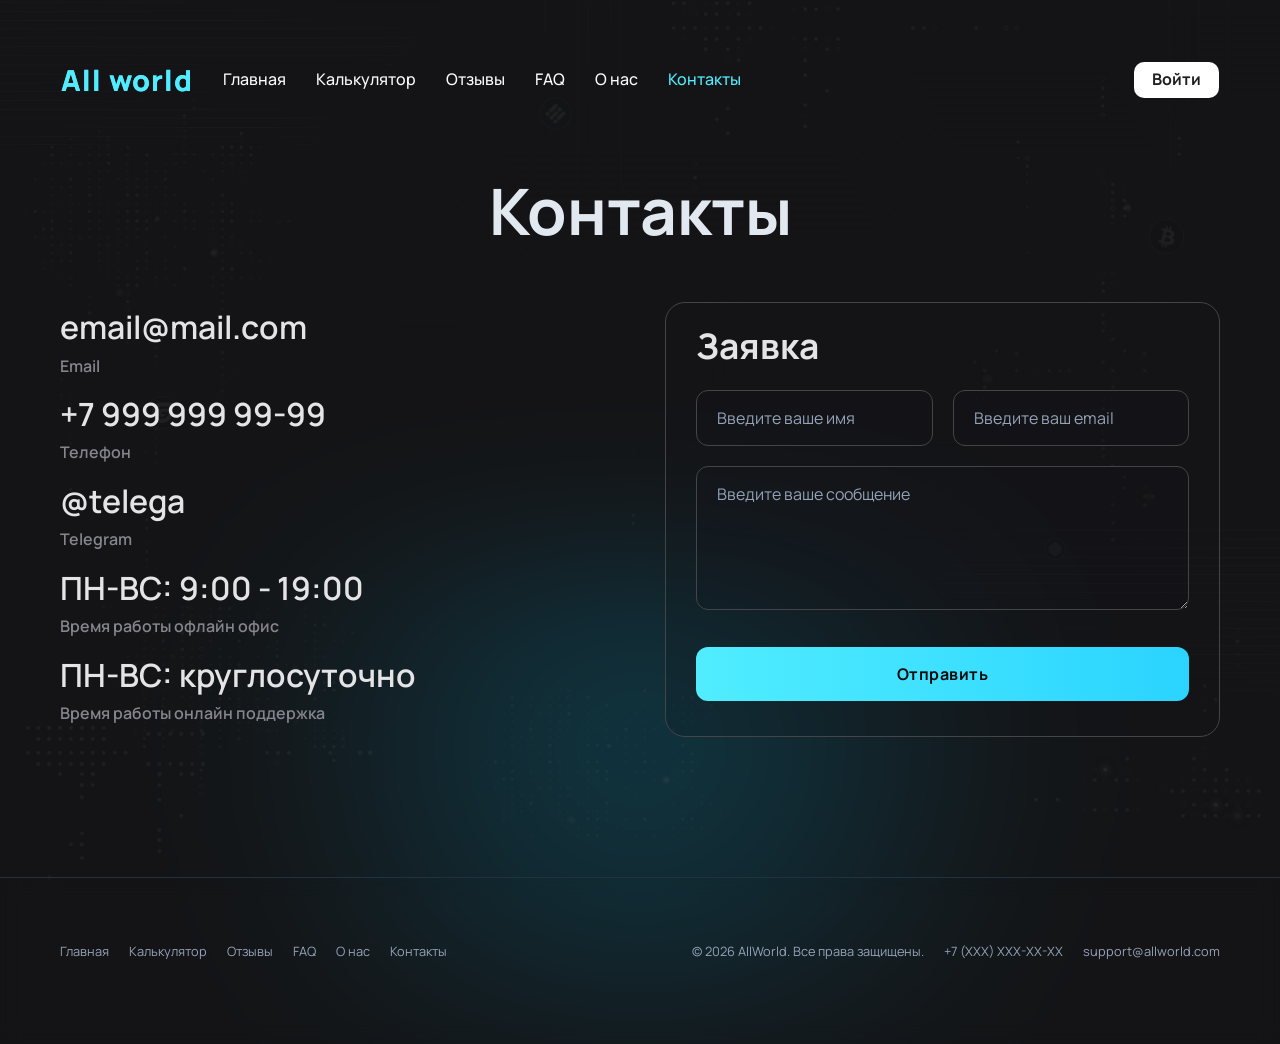
<file: contacts.html>
<!DOCTYPE html>
<!-- saved from url=(0038)https://allworld.onedaycrm.ru/contacts -->
<html lang="ru"><plasmo-csui id="plasmo-inspector"><template shadowrootmode="open"><style>@import "https://fonts.googleapis.com/css2?family=Inter:wght@300;400;500&display=swap";@import "https://fonts.googleapis.com/css2?family=Roboto:wght@300;400;500&display=swap";@import "https://fonts.googleapis.com/css2?family=Inter:wght@100..900&family=Roboto+Mono:ital,wght@0,100..700;1,100..700&display=swap";*,:before,:after,::backdrop{--tw-border-spacing-x:0;--tw-border-spacing-y:0;--tw-translate-x:0;--tw-translate-y:0;--tw-rotate:0;--tw-skew-x:0;--tw-skew-y:0;--tw-scale-x:1;--tw-scale-y:1;--tw-pan-x: ;--tw-pan-y: ;--tw-pinch-zoom: ;--tw-scroll-snap-strictness:proximity;--tw-gradient-from-position: ;--tw-gradient-via-position: ;--tw-gradient-to-position: ;--tw-ordinal: ;--tw-slashed-zero: ;--tw-numeric-figure: ;--tw-numeric-spacing: ;--tw-numeric-fraction: ;--tw-ring-inset: ;--tw-ring-offset-width:0px;--tw-ring-offset-color:#fff;--tw-ring-color:#3b82f680;--tw-ring-offset-shadow:0 0 #0000;--tw-ring-shadow:0 0 #0000;--tw-shadow:0 0 #0000;--tw-shadow-colored:0 0 #0000;--tw-blur: ;--tw-brightness: ;--tw-contrast: ;--tw-grayscale: ;--tw-hue-rotate: ;--tw-invert: ;--tw-saturate: ;--tw-sepia: ;--tw-drop-shadow: ;--tw-backdrop-blur: ;--tw-backdrop-brightness: ;--tw-backdrop-contrast: ;--tw-backdrop-grayscale: ;--tw-backdrop-hue-rotate: ;--tw-backdrop-invert: ;--tw-backdrop-opacity: ;--tw-backdrop-saturate: ;--tw-backdrop-sepia: ;--tw-contain-size: ;--tw-contain-layout: ;--tw-contain-paint: ;--tw-contain-style: }*,:before,:after{box-sizing:border-box;border:0 solid #e5e7eb}:before,:after{--tw-content:""}html,:host{-webkit-text-size-adjust:100%;tab-size:4;font-feature-settings:normal;font-variation-settings:normal;-webkit-tap-highlight-color:transparent;font-family:ui-sans-serif,system-ui,sans-serif,Apple Color Emoji,Segoe UI Emoji,Segoe UI Symbol,Noto Color Emoji;line-height:1.5}body{line-height:inherit;margin:0}hr{height:0;color:inherit;border-top-width:1px}abbr:where([title]){text-decoration:underline dotted}h1,h2,h3,h4,h5,h6{font-size:inherit;font-weight:inherit}a{color:inherit;text-decoration:inherit}b,strong{font-weight:bolder}code,kbd,samp,pre{font-feature-settings:normal;font-variation-settings:normal;font-family:ui-monospace,SFMono-Regular,Menlo,Monaco,Consolas,Liberation Mono,Courier New,monospace;font-size:1em}small{font-size:80%}sub,sup{vertical-align:baseline;font-size:75%;line-height:0;position:relative}sub{bottom:-.25em}sup{top:-.5em}table{text-indent:0;border-color:inherit;border-collapse:collapse}button,input,optgroup,select,textarea{font-feature-settings:inherit;font-variation-settings:inherit;font-family:inherit;font-size:100%;font-weight:inherit;line-height:inherit;letter-spacing:inherit;color:inherit;margin:0;padding:0}button,select{text-transform:none}button,input:where([type=button]),input:where([type=reset]),input:where([type=submit]){-webkit-appearance:button;background-color:#0000;background-image:none}:-moz-focusring{outline:auto}:-moz-ui-invalid{box-shadow:none}progress{vertical-align:baseline}::-webkit-inner-spin-button{height:auto}::-webkit-outer-spin-button{height:auto}[type=search]{-webkit-appearance:textfield;outline-offset:-2px}::-webkit-search-decoration{-webkit-appearance:none}::-webkit-file-upload-button{-webkit-appearance:button;font:inherit}summary{display:list-item}blockquote,dl,dd,h1,h2,h3,h4,h5,h6,hr,figure,p,pre{margin:0}fieldset{margin:0;padding:0}legend{padding:0}ol,ul,menu{margin:0;padding:0;list-style:none}dialog{padding:0}textarea{resize:vertical}input::-moz-placeholder{opacity:1;color:#9ca3af}textarea::-moz-placeholder{opacity:1;color:#9ca3af}input::placeholder,textarea::placeholder{opacity:1;color:#9ca3af}button,[role=button]{cursor:pointer}:disabled{cursor:default}img,svg,video,canvas,audio,iframe,embed,object{vertical-align:middle;display:block}img,video{max-width:100%;height:auto}[hidden]:where(:not([hidden=until-found])){display:none}.\!container{width:100%!important}.container{width:100%}@media (width>=640px){.\!container{max-width:640px!important}.container{max-width:640px}}@media (width>=768px){.\!container{max-width:768px!important}.container{max-width:768px}}@media (width>=1024px){.\!container{max-width:1024px!important}.container{max-width:1024px}}@media (width>=1280px){.\!container{max-width:1280px!important}.container{max-width:1280px}}@media (width>=1536px){.\!container{max-width:1536px!important}.container{max-width:1536px}}.sr-only{clip:rect(0,0,0,0);white-space:nowrap;border-width:0;width:1px;height:1px;margin:-1px;padding:0;position:absolute;overflow:hidden}.pointer-events-none{pointer-events:none}.visible{visibility:visible}.collapse{visibility:collapse}.static{position:static}.fixed{position:fixed}.absolute{position:absolute}.relative{position:relative}.inset-0{inset:0}.-left-5{left:-1.25rem}.-right-3{right:-.75rem}.-top-16{top:-4rem}.-top-5{top:-1.25rem}.-top-6{top:-1.5rem}.-top-8{top:-2rem}.-top-9{top:-2.25rem}.bottom-0{bottom:0}.left-0{left:0}.left-1\/2{left:50%}.left-12{left:3rem}.left-\[32px\]{left:32px}.right-0{right:0}.right-4{right:1rem}.right-\[15px\]{right:15px}.right-\[21px\]{right:21px}.right-\[39px\]{right:39px}.top-0{top:0}.top-0\.5{top:.125rem}.top-4{top:1rem}.top-40{top:10rem}.top-8{top:2rem}.top-\[120px\]{top:120px}.top-\[127px\]{top:127px}.top-\[13px\]{top:13px}.top-\[23px\]{top:23px}.top-\[250px\]{top:250px}.top-\[47px\]{top:47px}.top-auto{top:auto}.z-0{z-index:0}.z-10{z-index:10}.z-20{z-index:20}.z-50{z-index:50}.z-\[1000\]{z-index:1000}.z-\[999999\]{z-index:999999}.col-span-2{grid-column:span 2/span 2}.m-0{margin:0}.m-1{margin:.25rem}.m-2{margin:.5rem}.m-3{margin:.75rem}.m-4{margin:1rem}.m-auto{margin:auto}.-mx-4{margin-left:-1rem;margin-right:-1rem}.mx-0{margin-left:0;margin-right:0}.mx-4{margin-left:1rem;margin-right:1rem}.mx-auto{margin-left:auto;margin-right:auto}.my-0{margin-top:0;margin-bottom:0}.my-1{margin-top:.25rem;margin-bottom:.25rem}.my-10{margin-top:2.5rem;margin-bottom:2.5rem}.my-12{margin-top:3rem;margin-bottom:3rem}.my-16{margin-top:4rem;margin-bottom:4rem}.my-2{margin-top:.5rem;margin-bottom:.5rem}.my-2\.5{margin-top:.625rem;margin-bottom:.625rem}.my-3{margin-top:.75rem;margin-bottom:.75rem}.my-4{margin-top:1rem;margin-bottom:1rem}.my-5{margin-top:1.25rem;margin-bottom:1.25rem}.my-6{margin-top:1.5rem;margin-bottom:1.5rem}.my-8{margin-top:2rem;margin-bottom:2rem}.-mb-2{margin-bottom:-.5rem}.mb-0{margin-bottom:0}.mb-1{margin-bottom:.25rem}.mb-10{margin-bottom:2.5rem}.mb-12{margin-bottom:3rem}.mb-16{margin-bottom:4rem}.mb-2{margin-bottom:.5rem}.mb-3{margin-bottom:.75rem}.mb-4{margin-bottom:1rem}.mb-5{margin-bottom:1.25rem}.mb-6{margin-bottom:1.5rem}.mb-8{margin-bottom:2rem}.ml-1{margin-left:.25rem}.ml-2{margin-left:.5rem}.ml-3{margin-left:.75rem}.ml-4{margin-left:1rem}.ml-5{margin-left:1.25rem}.ml-\[-1rem\]{margin-left:-1rem}.ml-auto{margin-left:auto}.mr-0{margin-right:0}.mr-1{margin-right:.25rem}.mr-2{margin-right:.5rem}.mr-3{margin-right:.75rem}.mr-4{margin-right:1rem}.mr-\[-1rem\]{margin-right:-1rem}.ms-3{margin-inline-start:.75rem}.mt-0{margin-top:0}.mt-1{margin-top:.25rem}.mt-10{margin-top:2.5rem}.mt-12{margin-top:3rem}.mt-16{margin-top:4rem}.mt-2{margin-top:.5rem}.mt-3{margin-top:.75rem}.mt-4{margin-top:1rem}.mt-5{margin-top:1.25rem}.mt-6{margin-top:1.5rem}.mt-8{margin-top:2rem}.mt-\[-1rem\]{margin-top:-1rem}.block{display:block}.inline-block{display:inline-block}.inline{display:inline}.flex{display:flex}.inline-flex{display:inline-flex}.grid{display:grid}.contents{display:contents}.hidden{display:none}.aspect-square{aspect-ratio:1}.h-10{height:2.5rem}.h-14{height:3.5rem}.h-16{height:4rem}.h-2{height:.5rem}.h-3{height:.75rem}.h-4{height:1rem}.h-5{height:1.25rem}.h-6{height:1.5rem}.h-8{height:2rem}.h-9{height:2.25rem}.h-\[140px\]{height:140px}.h-\[14px\]{height:14px}.h-\[152px\]{height:152px}.h-\[1px\]{height:1px}.h-\[24px\]{height:24px}.h-\[251px\]{height:251px}.h-\[252px\]{height:252px}.h-\[280px\]{height:280px}.h-\[32px\]{height:32px}.h-\[360px\]{height:360px}.h-\[36px\]{height:36px}.h-\[643px\]{height:643px}.h-\[650px\]{height:650px}.h-\[6px\]{height:6px}.h-\[80\%\]{height:80%}.h-\[88px\]{height:88px}.h-auto{height:auto}.h-full{height:100%}.h-screen{height:100vh}.max-h-\[400px\]{max-height:400px}.max-h-\[594px\]{max-height:594px}.max-h-\[643px\]{max-height:643px}.max-h-\[644px\]{max-height:644px}.max-h-\[648px\]{max-height:648px}.max-h-\[794px\]{max-height:794px}.max-h-\[80vh\]{max-height:80vh}.max-h-\[813px\]{max-height:813px}.max-h-fit{max-height:fit-content}.max-h-full{max-height:100%}.min-h-0{min-height:0}.min-h-\[50px\]{min-height:50px}.w-1\/2{width:50%}.w-10{width:2.5rem}.w-11\/12{width:91.6667%}.w-12{width:3rem}.w-14{width:3.5rem}.w-16{width:4rem}.w-3{width:.75rem}.w-4{width:1rem}.w-5{width:1.25rem}.w-6{width:1.5rem}.w-8{width:2rem}.w-\[106px\]{width:106px}.w-\[108px\]{width:108px}.w-\[116px\]{width:116px}.w-\[120px\]{width:120px}.w-\[130px\]{width:130px}.w-\[140px\]{width:140px}.w-\[147px\]{width:147px}.w-\[167px\]{width:167px}.w-\[168px\]{width:168px}.w-\[177px\]{width:177px}.w-\[180px\]{width:180px}.w-\[195px\]{width:195px}.w-\[222px\]{width:222px}.w-\[296px\]{width:296px}.w-\[30px\]{width:30px}.w-\[328px\]{width:328px}.w-\[360px\]{width:360px}.w-\[48\%\]{width:48%}.w-\[50\%\]{width:50%}.w-\[60px\]{width:60px}.w-\[6px\]{width:6px}.w-\[78px\]{width:78px}.w-\[90\%\]{width:90%}.w-\[97px\]{width:97px}.w-\[98px\]{width:98px}.w-\[calc\(100\%-19px\)\]{width:calc(100% - 19px)}.w-auto{width:auto}.w-fit{width:fit-content}.w-full{width:100%}.w-min{width:min-content}.min-w-48{min-width:12rem}.min-w-5{min-width:1.25rem}.min-w-\[138px\]{min-width:138px}.min-w-\[160px\]{min-width:160px}.max-w-\[150px\]{max-width:150px}.max-w-\[220px\]{max-width:220px}.max-w-\[290px\]{max-width:290px}.max-w-\[450px\]{max-width:450px}.max-w-\[500px\]{max-width:500px}.max-w-lg{max-width:32rem}.max-w-md{max-width:28rem}.max-w-xl{max-width:36rem}.flex-1{flex:1}.flex-shrink-0,.shrink-0{flex-shrink:0}.flex-grow{flex-grow:1}.-translate-x-1\/2{--tw-translate-x:-50%;transform:translate(var(--tw-translate-x),var(--tw-translate-y))rotate(var(--tw-rotate))skewX(var(--tw-skew-x))skewY(var(--tw-skew-y))scaleX(var(--tw-scale-x))scaleY(var(--tw-scale-y))}.-translate-y-16{--tw-translate-y:-4rem;transform:translate(var(--tw-translate-x),var(--tw-translate-y))rotate(var(--tw-rotate))skewX(var(--tw-skew-x))skewY(var(--tw-skew-y))scaleX(var(--tw-scale-x))scaleY(var(--tw-scale-y))}.-translate-y-2{--tw-translate-y:-.5rem;transform:translate(var(--tw-translate-x),var(--tw-translate-y))rotate(var(--tw-rotate))skewX(var(--tw-skew-x))skewY(var(--tw-skew-y))scaleX(var(--tw-scale-x))scaleY(var(--tw-scale-y))}.-translate-y-6{--tw-translate-y:-1.5rem;transform:translate(var(--tw-translate-x),var(--tw-translate-y))rotate(var(--tw-rotate))skewX(var(--tw-skew-x))skewY(var(--tw-skew-y))scaleX(var(--tw-scale-x))scaleY(var(--tw-scale-y))}.translate-x-0{--tw-translate-x:0px;transform:translate(var(--tw-translate-x),var(--tw-translate-y))rotate(var(--tw-rotate))skewX(var(--tw-skew-x))skewY(var(--tw-skew-y))scaleX(var(--tw-scale-x))scaleY(var(--tw-scale-y))}.translate-x-0\.5{--tw-translate-x:.125rem;transform:translate(var(--tw-translate-x),var(--tw-translate-y))rotate(var(--tw-rotate))skewX(var(--tw-skew-x))skewY(var(--tw-skew-y))scaleX(var(--tw-scale-x))scaleY(var(--tw-scale-y))}.translate-x-3{--tw-translate-x:.75rem;transform:translate(var(--tw-translate-x),var(--tw-translate-y))rotate(var(--tw-rotate))skewX(var(--tw-skew-x))skewY(var(--tw-skew-y))scaleX(var(--tw-scale-x))scaleY(var(--tw-scale-y))}.translate-x-8{--tw-translate-x:2rem;transform:translate(var(--tw-translate-x),var(--tw-translate-y))rotate(var(--tw-rotate))skewX(var(--tw-skew-x))skewY(var(--tw-skew-y))scaleX(var(--tw-scale-x))scaleY(var(--tw-scale-y))}.translate-x-\[0\.6rem\]{--tw-translate-x:.6rem;transform:translate(var(--tw-translate-x),var(--tw-translate-y))rotate(var(--tw-rotate))skewX(var(--tw-skew-x))skewY(var(--tw-skew-y))scaleX(var(--tw-scale-x))scaleY(var(--tw-scale-y))}.translate-y-2{--tw-translate-y:.5rem;transform:translate(var(--tw-translate-x),var(--tw-translate-y))rotate(var(--tw-rotate))skewX(var(--tw-skew-x))skewY(var(--tw-skew-y))scaleX(var(--tw-scale-x))scaleY(var(--tw-scale-y))}.translate-y-\[23px\]{--tw-translate-y:23px;transform:translate(var(--tw-translate-x),var(--tw-translate-y))rotate(var(--tw-rotate))skewX(var(--tw-skew-x))skewY(var(--tw-skew-y))scaleX(var(--tw-scale-x))scaleY(var(--tw-scale-y))}.rotate-180{--tw-rotate:180deg;transform:translate(var(--tw-translate-x),var(--tw-translate-y))rotate(var(--tw-rotate))skewX(var(--tw-skew-x))skewY(var(--tw-skew-y))scaleX(var(--tw-scale-x))scaleY(var(--tw-scale-y))}.scale-100{--tw-scale-x:1;--tw-scale-y:1;transform:translate(var(--tw-translate-x),var(--tw-translate-y))rotate(var(--tw-rotate))skewX(var(--tw-skew-x))skewY(var(--tw-skew-y))scaleX(var(--tw-scale-x))scaleY(var(--tw-scale-y))}.scale-95{--tw-scale-x:.95;--tw-scale-y:.95;transform:translate(var(--tw-translate-x),var(--tw-translate-y))rotate(var(--tw-rotate))skewX(var(--tw-skew-x))skewY(var(--tw-skew-y))scaleX(var(--tw-scale-x))scaleY(var(--tw-scale-y))}.transform{transform:translate(var(--tw-translate-x),var(--tw-translate-y))rotate(var(--tw-rotate))skewX(var(--tw-skew-x))skewY(var(--tw-skew-y))scaleX(var(--tw-scale-x))scaleY(var(--tw-scale-y))}@keyframes pulse{50%{opacity:.5}}.animate-pulse-slow{animation:3s cubic-bezier(.4,0,.6,1) infinite pulse}.cursor-default{cursor:default}.cursor-grab{cursor:grab}.cursor-grabbing{cursor:grabbing}.cursor-not-allowed{cursor:not-allowed}.cursor-pointer{cursor:pointer}.select-none{user-select:none}.resize{resize:both}.list-none{list-style-type:none}.grid-cols-3{grid-template-columns:repeat(3,minmax(0,1fr))}.flex-row{flex-direction:row}.flex-col{flex-direction:column}.flex-wrap{flex-wrap:wrap}.flex-nowrap{flex-wrap:nowrap}.items-start{align-items:flex-start}.items-end{align-items:flex-end}.items-center{align-items:center}.items-baseline{align-items:baseline}.justify-start{justify-content:flex-start}.justify-end{justify-content:flex-end}.justify-center{justify-content:center}.justify-between{justify-content:space-between}.justify-around{justify-content:space-around}.gap-0{gap:0}.gap-1{gap:.25rem}.gap-2{gap:.5rem}.gap-3{gap:.75rem}.gap-4{gap:1rem}.gap-\[10px\]{gap:10px}.gap-x-1{-moz-column-gap:.25rem;column-gap:.25rem}.gap-x-2{-moz-column-gap:.5rem;column-gap:.5rem}.gap-x-3{-moz-column-gap:.75rem;column-gap:.75rem}.gap-y-2{row-gap:.5rem}.gap-y-3{row-gap:.75rem}.gap-y-4{row-gap:1rem}.gap-y-5{row-gap:1.25rem}.space-x-1>:not([hidden])~:not([hidden]){--tw-space-x-reverse:0;margin-right:calc(.25rem*var(--tw-space-x-reverse));margin-left:calc(.25rem*calc(1 - var(--tw-space-x-reverse)))}.space-y-1>:not([hidden])~:not([hidden]){--tw-space-y-reverse:0;margin-top:calc(.25rem*calc(1 - var(--tw-space-y-reverse)));margin-bottom:calc(.25rem*var(--tw-space-y-reverse))}.space-y-2>:not([hidden])~:not([hidden]){--tw-space-y-reverse:0;margin-top:calc(.5rem*calc(1 - var(--tw-space-y-reverse)));margin-bottom:calc(.5rem*var(--tw-space-y-reverse))}.space-y-3>:not([hidden])~:not([hidden]){--tw-space-y-reverse:0;margin-top:calc(.75rem*calc(1 - var(--tw-space-y-reverse)));margin-bottom:calc(.75rem*var(--tw-space-y-reverse))}.space-y-4>:not([hidden])~:not([hidden]){--tw-space-y-reverse:0;margin-top:calc(1rem*calc(1 - var(--tw-space-y-reverse)));margin-bottom:calc(1rem*var(--tw-space-y-reverse))}.divide-y>:not([hidden])~:not([hidden]){--tw-divide-y-reverse:0;border-top-width:calc(1px*calc(1 - var(--tw-divide-y-reverse)));border-bottom-width:calc(1px*var(--tw-divide-y-reverse))}.divide-gray-100>:not([hidden])~:not([hidden]){--tw-divide-opacity:1;border-color:rgb(243 244 246/var(--tw-divide-opacity,1))}.overflow-auto{overflow:auto}.overflow-hidden{overflow:hidden}.overflow-visible{overflow:visible}.overflow-x-auto{overflow-x:auto}.overflow-y-auto{overflow-y:auto}.overflow-x-hidden{overflow-x:hidden}.overflow-x-scroll{overflow-x:scroll}.overflow-y-scroll{overflow-y:scroll}.truncate{text-overflow:ellipsis;white-space:nowrap;overflow:hidden}.whitespace-normal{white-space:normal}.whitespace-nowrap{white-space:nowrap}.whitespace-pre-line{white-space:pre-line}.whitespace-pre-wrap{white-space:pre-wrap}.break-words{overflow-wrap:break-word}.rounded{border-radius:.25rem}.rounded-\[3px\]{border-radius:3px}.rounded-\[4px\]{border-radius:4px}.rounded-full{border-radius:9999px}.rounded-lg{border-radius:.5rem}.rounded-md{border-radius:.375rem}.rounded-sm{border-radius:.125rem}.rounded-xl{border-radius:.75rem}.rounded-b-lg{border-bottom-right-radius:.5rem;border-bottom-left-radius:.5rem}.rounded-b-xl{border-bottom-right-radius:.75rem;border-bottom-left-radius:.75rem}.rounded-t-lg{border-top-left-radius:.5rem;border-top-right-radius:.5rem}.rounded-t-xl{border-top-left-radius:.75rem;border-top-right-radius:.75rem}.border{border-width:1px}.border-y{border-top-width:1px;border-bottom-width:1px}.border-b{border-bottom-width:1px}.border-t{border-top-width:1px}.border-dashed{border-style:dashed}.border-none{border-style:none}.border-black\/10{border-color:#0000001a}.border-black\/15{border-color:#00000026}.border-black\/20{border-color:#0003}.border-black\/25{border-color:#00000040}.border-black\/8{border-color:#00000014}.border-black\/\[0\.16\]{border-color:#00000029}.border-gray-200{--tw-border-opacity:1;border-color:rgb(229 231 235/var(--tw-border-opacity,1))}.border-gray-300{--tw-border-opacity:1;border-color:rgb(209 213 219/var(--tw-border-opacity,1))}.border-gray-700{--tw-border-opacity:1;border-color:rgb(55 65 81/var(--tw-border-opacity,1))}.border-peeper-purple{--tw-border-opacity:1;border-color:rgb(93 45 230/var(--tw-border-opacity,1))}.border-red-200{--tw-border-opacity:1;border-color:rgb(254 202 202/var(--tw-border-opacity,1))}.border-surface-gray{--tw-border-opacity:1;border-color:rgb(245 245 245/var(--tw-border-opacity,1))}.border-white{--tw-border-opacity:1;border-color:rgb(255 255 255/var(--tw-border-opacity,1))}.border-white\/10{border-color:#ffffff1a}.border-white\/15{border-color:#ffffff26}.border-white\/20{border-color:#fff3}.border-white\/25{border-color:#ffffff40}.border-white\/8{border-color:#ffffff14}.border-t-gray-200{--tw-border-opacity:1;border-top-color:rgb(229 231 235/var(--tw-border-opacity,1))}.border-t-white\/15{border-top-color:#ffffff26}.bg-\[\#05381A\]{--tw-bg-opacity:1;background-color:rgb(5 56 26/var(--tw-bg-opacity,1))}.bg-\[\#580808\]{--tw-bg-opacity:1;background-color:rgb(88 8 8/var(--tw-bg-opacity,1))}.bg-\[\#C5F1D8\]{--tw-bg-opacity:1;background-color:rgb(197 241 216/var(--tw-bg-opacity,1))}.bg-\[\#C7C7C7\]{--tw-bg-opacity:1;background-color:rgb(199 199 199/var(--tw-bg-opacity,1))}.bg-\[\#EBEBEB\]{--tw-bg-opacity:1;background-color:rgb(235 235 235/var(--tw-bg-opacity,1))}.bg-\[\#FCDEDE\]{--tw-bg-opacity:1;background-color:rgb(252 222 222/var(--tw-bg-opacity,1))}.bg-active-tab{background-color:#5d2de614}.bg-active-tab-hover{background-color:#5d2de629}.bg-black{--tw-bg-opacity:1;background-color:rgb(0 0 0/var(--tw-bg-opacity,1))}.bg-black\/10{background-color:#0000001a}.bg-black\/25{background-color:#00000040}.bg-black\/30{background-color:#0000004d}.bg-black\/40{background-color:#0006}.bg-black\/5{background-color:#0000000d}.bg-black\/60{background-color:#0009}.bg-black\/8{background-color:#00000014}.bg-blue-500{--tw-bg-opacity:1;background-color:rgb(59 130 246/var(--tw-bg-opacity,1))}.bg-gray-100{--tw-bg-opacity:1;background-color:rgb(243 244 246/var(--tw-bg-opacity,1))}.bg-gray-200{--tw-bg-opacity:1;background-color:rgb(229 231 235/var(--tw-bg-opacity,1))}.bg-gray-300{--tw-bg-opacity:1;background-color:rgb(209 213 219/var(--tw-bg-opacity,1))}.bg-peeper-dark-gray{--tw-bg-opacity:1;background-color:rgb(38 38 38/var(--tw-bg-opacity,1))}.bg-peeper-dark-pink\/15{background-color:#fb3aa226}.bg-peeper-dark-pink\/25{background-color:#fb3aa240}.bg-peeper-gray{--tw-bg-opacity:1;background-color:rgb(102 102 102/var(--tw-bg-opacity,1))}.bg-peeper-green{--tw-bg-opacity:1;background-color:rgb(5 56 26/var(--tw-bg-opacity,1))}.bg-peeper-light-green{--tw-bg-opacity:1;background-color:rgb(211 248 225/var(--tw-bg-opacity,1))}.bg-peeper-pink-accent{--tw-bg-opacity:1;background-color:rgb(255 235 246/var(--tw-bg-opacity,1))}.bg-peeper-purple{--tw-bg-opacity:1;background-color:rgb(93 45 230/var(--tw-bg-opacity,1))}.bg-peeper-purple\/15{background-color:#5d2de626}.bg-peeper-purple\/35{background-color:#5d2de659}.bg-peeper-purple\/50{background-color:#5d2de680}.bg-peeper-purple\/8{background-color:#5d2de614}.bg-peeper-white-hover{--tw-bg-opacity:1;background-color:rgb(245 245 245/var(--tw-bg-opacity,1))}.bg-primary{--tw-bg-opacity:1;background-color:rgb(14 14 14/var(--tw-bg-opacity,1))}.bg-red-50{--tw-bg-opacity:1;background-color:rgb(254 242 242/var(--tw-bg-opacity,1))}.bg-secondary{--tw-bg-opacity:1;background-color:rgb(38 38 38/var(--tw-bg-opacity,1))}.bg-surface-gray{--tw-bg-opacity:1;background-color:rgb(245 245 245/var(--tw-bg-opacity,1))}.bg-transparent{background-color:#0000}.bg-white{--tw-bg-opacity:1;background-color:rgb(255 255 255/var(--tw-bg-opacity,1))}.bg-white\/10{background-color:#ffffff1a}.bg-white\/15{background-color:#ffffff26}.bg-white\/5{background-color:#ffffff0d}.bg-white\/8{background-color:#ffffff14}.bg-opacity-80{--tw-bg-opacity:.8}.bg-gradient-to-b{background-image:linear-gradient(to bottom,var(--tw-gradient-stops))}.bg-gradient-to-t{background-image:linear-gradient(to top,var(--tw-gradient-stops))}.from-black\/0{--tw-gradient-from:#0000 var(--tw-gradient-from-position);--tw-gradient-to:#0000 var(--tw-gradient-to-position);--tw-gradient-stops:var(--tw-gradient-from),var(--tw-gradient-to)}.from-white\/0{--tw-gradient-from:#fff0 var(--tw-gradient-from-position);--tw-gradient-to:#fff0 var(--tw-gradient-to-position);--tw-gradient-stops:var(--tw-gradient-from),var(--tw-gradient-to)}.from-white\/80{--tw-gradient-from:#fffc var(--tw-gradient-from-position);--tw-gradient-to:#fff0 var(--tw-gradient-to-position);--tw-gradient-stops:var(--tw-gradient-from),var(--tw-gradient-to)}.via-white\/50{--tw-gradient-to:#fff0 var(--tw-gradient-to-position);--tw-gradient-stops:var(--tw-gradient-from),#ffffff80 var(--tw-gradient-via-position),var(--tw-gradient-to)}.via-white\/70{--tw-gradient-to:#fff0 var(--tw-gradient-to-position);--tw-gradient-stops:var(--tw-gradient-from),#ffffffb3 var(--tw-gradient-via-position),var(--tw-gradient-to)}.to-black\/60{--tw-gradient-to:#0009 var(--tw-gradient-to-position)}.to-white\/0{--tw-gradient-to:#fff0 var(--tw-gradient-to-position)}.to-white\/100{--tw-gradient-to:#fff var(--tw-gradient-to-position)}.fill-\[\#5D2DE6\]{fill:#5d2de6}.fill-\[\#999\]{fill:#999}.fill-\[\#9E81F0\]{fill:#9e81f0}.fill-\[\#C7C7C7\]{fill:#c7c7c7}.fill-inspector-props{fill:#999}.fill-peeper-dark-gray{fill:#262626}.stroke-peeper-gray{stroke:#666}.stroke-peeper-light-pink{stroke:#9e81f0}.stroke-peeper-purple{stroke:#5d2de6}.stroke-peeper-white-secondary{stroke:#c7c7c7}.object-contain{-o-object-fit:contain;object-fit:contain}.object-cover{-o-object-fit:cover;object-fit:cover}.p-0{padding:0}.p-1{padding:.25rem}.p-1\.5{padding:.375rem}.p-2{padding:.5rem}.p-3{padding:.75rem}.p-4{padding:1rem}.p-5{padding:1.25rem}.p-6{padding:1.5rem}.p-\[12px\]{padding:12px}.px-0{padding-left:0;padding-right:0}.px-1{padding-left:.25rem;padding-right:.25rem}.px-2{padding-left:.5rem;padding-right:.5rem}.px-3{padding-left:.75rem;padding-right:.75rem}.px-4{padding-left:1rem;padding-right:1rem}.px-6{padding-left:1.5rem;padding-right:1.5rem}.px-\[10px\]{padding-left:10px;padding-right:10px}.py-0{padding-top:0;padding-bottom:0}.py-1{padding-top:.25rem;padding-bottom:.25rem}.py-2{padding-top:.5rem;padding-bottom:.5rem}.py-3{padding-top:.75rem;padding-bottom:.75rem}.py-4{padding-top:1rem;padding-bottom:1rem}.py-5{padding-top:1.25rem;padding-bottom:1.25rem}.py-8{padding-top:2rem;padding-bottom:2rem}.py-\[2px\]{padding-top:2px;padding-bottom:2px}.pb-1{padding-bottom:.25rem}.pb-4{padding-bottom:1rem}.pb-6{padding-bottom:1.5rem}.pl-1{padding-left:.25rem}.pl-3{padding-left:.75rem}.pr-2{padding-right:.5rem}.pt-1{padding-top:.25rem}.pt-2{padding-top:.5rem}.pt-4{padding-top:1rem}.text-left{text-align:left}.text-center{text-align:center}.font-mono{font-family:ui-monospace,SFMono-Regular,Menlo,Monaco,Consolas,Liberation Mono,Courier New,monospace}.font-roboto{font-family:Roboto,sans-serif,Roboto Mono}.font-roboto-mono{font-family:Roboto Mono}.text-2xl{font-size:1.5rem;line-height:2rem}.text-\[10px\]{font-size:10px}.text-\[12px\]{font-size:12px}.text-\[14px\]{font-size:14px}.text-base{font-size:1rem;line-height:1.5rem}.text-lg{font-size:1.125rem;line-height:1.75rem}.text-sm{font-size:.875rem;line-height:1.25rem}.text-xl{font-size:1.25rem;line-height:1.75rem}.text-xs{font-size:.75rem;line-height:1rem}.font-\[500\]{font-weight:500}.font-bold{font-weight:700}.font-light{font-weight:300}.font-medium{font-weight:500}.font-normal{font-weight:400}.font-semibold{font-weight:600}.uppercase{text-transform:uppercase}.\!capitalize{text-transform:capitalize!important}.capitalize{text-transform:capitalize}.normal-case{text-transform:none}.leading-120{line-height:120%}.leading-130{line-height:130%}.leading-140{line-height:140%}.leading-6{line-height:1.5rem}.leading-none{line-height:1}.leading-paragraph{line-height:140%}.tracking-14{letter-spacing:-.14px}.tracking-16{letter-spacing:-.16px}.tracking-2{letter-spacing:-.2px}.tracking-24{letter-spacing:-.24px}.tracking-4{letter-spacing:-.4px}.tracking-wide{letter-spacing:.025em}.tracking-wider{letter-spacing:.05em}.text-\[\#0E0E0E\]{--tw-text-opacity:1;color:rgb(14 14 14/var(--tw-text-opacity,1))}.text-\[\#580808\]{--tw-text-opacity:1;color:rgb(88 8 8/var(--tw-text-opacity,1))}.text-\[\#C5F1D8\]{--tw-text-opacity:1;color:rgb(197 241 216/var(--tw-text-opacity,1))}.text-\[\#F7CECE\]{--tw-text-opacity:1;color:rgb(247 206 206/var(--tw-text-opacity,1))}.text-black{--tw-text-opacity:1;color:rgb(0 0 0/var(--tw-text-opacity,1))}.text-blue-500{--tw-text-opacity:1;color:rgb(59 130 246/var(--tw-text-opacity,1))}.text-blue-600{--tw-text-opacity:1;color:rgb(37 99 235/var(--tw-text-opacity,1))}.text-gray-200{--tw-text-opacity:1;color:rgb(229 231 235/var(--tw-text-opacity,1))}.text-gray-400{--tw-text-opacity:1;color:rgb(156 163 175/var(--tw-text-opacity,1))}.text-gray-500{--tw-text-opacity:1;color:rgb(107 114 128/var(--tw-text-opacity,1))}.text-gray-600{--tw-text-opacity:1;color:rgb(75 85 99/var(--tw-text-opacity,1))}.text-gray-700{--tw-text-opacity:1;color:rgb(55 65 81/var(--tw-text-opacity,1))}.text-gray-800{--tw-text-opacity:1;color:rgb(31 41 55/var(--tw-text-opacity,1))}.text-gray-900{--tw-text-opacity:1;color:rgb(17 24 39/var(--tw-text-opacity,1))}.text-inspector-props{--tw-text-opacity:1;color:rgb(153 153 153/var(--tw-text-opacity,1))}.text-orange-600{--tw-text-opacity:1;color:rgb(234 88 12/var(--tw-text-opacity,1))}.text-peeper-dark-gray{--tw-text-opacity:1;color:rgb(38 38 38/var(--tw-text-opacity,1))}.text-peeper-gray{--tw-text-opacity:1;color:rgb(102 102 102/var(--tw-text-opacity,1))}.text-peeper-green{--tw-text-opacity:1;color:rgb(5 56 26/var(--tw-text-opacity,1))}.text-peeper-light-pink{--tw-text-opacity:1;color:rgb(158 129 240/var(--tw-text-opacity,1))}.text-peeper-pink{--tw-text-opacity:1;color:rgb(201 46 130/var(--tw-text-opacity,1))}.text-peeper-purple{--tw-text-opacity:1;color:rgb(93 45 230/var(--tw-text-opacity,1))}.text-peeper-white{--tw-text-opacity:1;color:rgb(222 222 222/var(--tw-text-opacity,1))}.text-peeper-white-secondary{--tw-text-opacity:1;color:rgb(199 199 199/var(--tw-text-opacity,1))}.text-primary{--tw-text-opacity:1;color:rgb(14 14 14/var(--tw-text-opacity,1))}.text-primary\/60{color:#0e0e0e99}.text-primary\/80{color:#0e0e0ecc}.text-red-600{--tw-text-opacity:1;color:rgb(220 38 38/var(--tw-text-opacity,1))}.text-red-800{--tw-text-opacity:1;color:rgb(153 27 27/var(--tw-text-opacity,1))}.text-secondary{--tw-text-opacity:1;color:rgb(38 38 38/var(--tw-text-opacity,1))}.text-white{--tw-text-opacity:1;color:rgb(255 255 255/var(--tw-text-opacity,1))}.text-white\/60{color:#fff9}.text-white\/80{color:#fffc}.text-white\/90{color:#ffffffe6}.opacity-0{opacity:0}.opacity-100{opacity:1}.opacity-30{opacity:.3}.opacity-50{opacity:.5}.opacity-60{opacity:.6}.\!shadow{--tw-shadow:0 1px 3px 0 #0000001a,0 1px 2px -1px #0000001a!important;--tw-shadow-colored:0 1px 3px 0 var(--tw-shadow-color),0 1px 2px -1px var(--tw-shadow-color)!important;box-shadow:var(--tw-ring-offset-shadow,0 0 #0000),var(--tw-ring-shadow,0 0 #0000),var(--tw-shadow)!important}.shadow{--tw-shadow:0 1px 3px 0 #0000001a,0 1px 2px -1px #0000001a;--tw-shadow-colored:0 1px 3px 0 var(--tw-shadow-color),0 1px 2px -1px var(--tw-shadow-color);box-shadow:var(--tw-ring-offset-shadow,0 0 #0000),var(--tw-ring-shadow,0 0 #0000),var(--tw-shadow)}.shadow-lg{--tw-shadow:0 10px 15px -3px #0000001a,0 4px 6px -4px #0000001a;--tw-shadow-colored:0 10px 15px -3px var(--tw-shadow-color),0 4px 6px -4px var(--tw-shadow-color);box-shadow:var(--tw-ring-offset-shadow,0 0 #0000),var(--tw-ring-shadow,0 0 #0000),var(--tw-shadow)}.shadow-md{--tw-shadow:0 4px 6px -1px #0000001a,0 2px 4px -2px #0000001a;--tw-shadow-colored:0 4px 6px -1px var(--tw-shadow-color),0 2px 4px -2px var(--tw-shadow-color);box-shadow:var(--tw-ring-offset-shadow,0 0 #0000),var(--tw-ring-shadow,0 0 #0000),var(--tw-shadow)}.shadow-sm{--tw-shadow:0 1px 2px 0 #0000000d;--tw-shadow-colored:0 1px 2px 0 var(--tw-shadow-color);box-shadow:var(--tw-ring-offset-shadow,0 0 #0000),var(--tw-ring-shadow,0 0 #0000),var(--tw-shadow)}.shadow-xl{--tw-shadow:0 20px 25px -5px #0000001a,0 8px 10px -6px #0000001a;--tw-shadow-colored:0 20px 25px -5px var(--tw-shadow-color),0 8px 10px -6px var(--tw-shadow-color);box-shadow:var(--tw-ring-offset-shadow,0 0 #0000),var(--tw-ring-shadow,0 0 #0000),var(--tw-shadow)}.shadow-white{--tw-shadow-color:#fff;--tw-shadow:var(--tw-shadow-colored)}.outline{outline-style:solid}.outline-2{outline-width:2px}.outline-offset-4{outline-offset:4px}.outline-blue-400{outline-color:#60a5fa}.ring{--tw-ring-offset-shadow:var(--tw-ring-inset)0 0 0 var(--tw-ring-offset-width)var(--tw-ring-offset-color);--tw-ring-shadow:var(--tw-ring-inset)0 0 0 calc(3px + var(--tw-ring-offset-width))var(--tw-ring-color);box-shadow:var(--tw-ring-offset-shadow),var(--tw-ring-shadow),var(--tw-shadow,0 0 #0000)}.ring-4{--tw-ring-offset-shadow:var(--tw-ring-inset)0 0 0 var(--tw-ring-offset-width)var(--tw-ring-offset-color);--tw-ring-shadow:var(--tw-ring-inset)0 0 0 calc(4px + var(--tw-ring-offset-width))var(--tw-ring-color);box-shadow:var(--tw-ring-offset-shadow),var(--tw-ring-shadow),var(--tw-shadow,0 0 #0000)}.ring-blue-400{--tw-ring-opacity:1;--tw-ring-color:rgb(96 165 250/var(--tw-ring-opacity,1))}.ring-offset-2{--tw-ring-offset-width:2px}.blur{--tw-blur:blur(8px);filter:var(--tw-blur)var(--tw-brightness)var(--tw-contrast)var(--tw-grayscale)var(--tw-hue-rotate)var(--tw-invert)var(--tw-saturate)var(--tw-sepia)var(--tw-drop-shadow)}.filter{filter:var(--tw-blur)var(--tw-brightness)var(--tw-contrast)var(--tw-grayscale)var(--tw-hue-rotate)var(--tw-invert)var(--tw-saturate)var(--tw-sepia)var(--tw-drop-shadow)}.backdrop-blur-sm{--tw-backdrop-blur:blur(4px);backdrop-filter:var(--tw-backdrop-blur)var(--tw-backdrop-brightness)var(--tw-backdrop-contrast)var(--tw-backdrop-grayscale)var(--tw-backdrop-hue-rotate)var(--tw-backdrop-invert)var(--tw-backdrop-opacity)var(--tw-backdrop-saturate)var(--tw-backdrop-sepia)}.transition{transition-property:color,background-color,border-color,text-decoration-color,fill,stroke,opacity,box-shadow,transform,filter,backdrop-filter;transition-duration:.15s;transition-timing-function:cubic-bezier(.4,0,.2,1)}.transition-all{transition-property:all;transition-duration:.15s;transition-timing-function:cubic-bezier(.4,0,.2,1)}.transition-colors{transition-property:color,background-color,border-color,text-decoration-color,fill,stroke;transition-duration:.15s;transition-timing-function:cubic-bezier(.4,0,.2,1)}.transition-opacity{transition-property:opacity;transition-duration:.15s;transition-timing-function:cubic-bezier(.4,0,.2,1)}.transition-transform{transition-property:transform;transition-duration:.15s;transition-timing-function:cubic-bezier(.4,0,.2,1)}.duration-0{transition-duration:0s}.duration-100{transition-duration:.1s}.duration-150{transition-duration:.15s}.duration-200{transition-duration:.2s}.duration-300{transition-duration:.3s}.duration-500{transition-duration:.5s}.ease-in-out{transition-timing-function:cubic-bezier(.4,0,.2,1)}@custom-variant dark (&:where(.dark,.dark*));body{cursor:default;margin:0;padding:0;font-family:Inter,sans-serif;font-size:16px;line-height:1.5}#plasmo-shadow-container{position:fixed!important}.hide-scrollbar::-webkit-scrollbar{display:none}.hide-scrollbar{-ms-overflow-style:none;scrollbar-width:none}.fill-available{height:stretch}.transparency-grid{background-color:#fff;background-image:linear-gradient(45deg,#d4d4d40f 25%,#0000 25%),linear-gradient(-45deg,#d4d4d481 25%,#0000 25%),linear-gradient(45deg,#0000 75%,#d4d4d481 75%),linear-gradient(-45deg,#0000 75%,#d4d4d481 75%);background-position:0 0,0 10px,10px -10px,-10px 0;background-size:20px 20px}.transparency-grid-black{background-color:#000;background-image:repeating-conic-gradient(#1a1a1a 0% 25%,#333 0% 50%);background-size:20px 20px}.border-element{background:#f5f5f5;position:absolute}.border-element-dark{background:#262626;position:absolute}.top{width:85%;height:4px;top:-1px;left:50%;transform:translate(-50%)}.bottom{width:85%;height:4px;bottom:-1px;left:50%;transform:translate(-50%)}.left{width:4px;height:79%;top:50%;left:-1px;transform:translateY(-50%)}.right{width:4px;height:79%;top:50%;right:-1px;transform:translateY(-50%)}.shadow{box-shadow:0 1px 3px #0000001f}.button_shadow{box-shadow:0 3px 3px -3px #00000029}.soft-shadow{box-shadow:0 4px 4px -4px #00000029}.dropdown-shadow{box-shadow:0 4px 4px -4px #00000040}.blur-fade:after{content:"";pointer-events:none;background:linear-gradient(270deg,#fff,#0000);width:80px;position:absolute;top:0;bottom:0;right:0}.blur-fade-dark:after{content:"";pointer-events:none;background:linear-gradient(270deg,#0e0e0e,#0000);width:80px;position:absolute;top:0;bottom:0;right:0}.gradient-background{background:linear-gradient(241deg,#fef6eb -.17%,#fef0f8 100%);transition:transform .3s ease-in-out;position:absolute;inset:0}.hover\:border-gray-300:hover{--tw-border-opacity:1;border-color:rgb(209 213 219/var(--tw-border-opacity,1))}.hover\:bg-active-tab:hover{background-color:#5d2de614}.hover\:bg-active-tab-hover:hover{background-color:#5d2de629}.hover\:bg-black\/10:hover{background-color:#0000001a}.hover\:bg-black\/5:hover{background-color:#0000000d}.hover\:bg-black\/8:hover{background-color:#00000014}.hover\:bg-blue-600:hover{--tw-bg-opacity:1;background-color:rgb(37 99 235/var(--tw-bg-opacity,1))}.hover\:bg-gray-100:hover{--tw-bg-opacity:1;background-color:rgb(243 244 246/var(--tw-bg-opacity,1))}.hover\:bg-gray-50:hover{--tw-bg-opacity:1;background-color:rgb(249 250 251/var(--tw-bg-opacity,1))}.hover\:bg-peeper-dark-gray:hover{--tw-bg-opacity:1;background-color:rgb(38 38 38/var(--tw-bg-opacity,1))}.hover\:bg-peeper-pink-accent\/80:hover{background-color:#ffebf6cc}.hover\:bg-peeper-purple-hover:hover{--tw-bg-opacity:1;background-color:rgb(74 36 184/var(--tw-bg-opacity,1))}.hover\:bg-peeper-purple\/15:hover{background-color:#5d2de626}.hover\:bg-peeper-purple\/30:hover{background-color:#5d2de64d}.hover\:bg-peeper-purple\/50:hover{background-color:#5d2de680}.hover\:bg-peeper-purple\/90:hover{background-color:#5d2de6e6}.hover\:bg-peeper-white-hover:hover{--tw-bg-opacity:1;background-color:rgb(245 245 245/var(--tw-bg-opacity,1))}.hover\:bg-peeper-white-hover\/15:hover{background-color:#f5f5f526}.hover\:bg-peeper-white-hover\/5:hover{background-color:#f5f5f50d}.hover\:bg-primary\/80:hover{background-color:#0e0e0ecc}.hover\:bg-surface-gray:hover{--tw-bg-opacity:1;background-color:rgb(245 245 245/var(--tw-bg-opacity,1))}.hover\:bg-white\/10:hover{background-color:#ffffff1a}.hover\:bg-white\/15:hover{background-color:#ffffff26}.hover\:bg-white\/20:hover{background-color:#fff3}.hover\:bg-white\/25:hover{background-color:#ffffff40}.hover\:bg-white\/30:hover{background-color:#ffffff4d}.hover\:bg-white\/5:hover{background-color:#ffffff0d}.hover\:bg-white\/8:hover{background-color:#ffffff14}.hover\:bg-opacity-100:hover{--tw-bg-opacity:1}.hover\:text-gray-900:hover{--tw-text-opacity:1;color:rgb(17 24 39/var(--tw-text-opacity,1))}.hover\:text-primary:hover{--tw-text-opacity:1;color:rgb(14 14 14/var(--tw-text-opacity,1))}.hover\:text-white:hover{--tw-text-opacity:1;color:rgb(255 255 255/var(--tw-text-opacity,1))}.hover\:opacity-70:hover{opacity:.7}.focus\:outline-none:focus{outline-offset:2px;outline:2px solid #0000}.active\:cursor-grabbing:active{cursor:grabbing}.group:hover .group-hover\:border-\[\#7241FF\]{--tw-border-opacity:1;border-color:rgb(114 65 255/var(--tw-border-opacity,1))}.group:hover .group-hover\:stroke-\[\#7241FF\]{stroke:#7241ff}.group:hover .group-hover\:opacity-100{opacity:1}.peer:checked~.peer-checked\:bg-peeper-purple{--tw-bg-opacity:1;background-color:rgb(93 45 230/var(--tw-bg-opacity,1))}.peer:focus~.peer-focus\:ring-2{--tw-ring-offset-shadow:var(--tw-ring-inset)0 0 0 var(--tw-ring-offset-width)var(--tw-ring-offset-color);--tw-ring-shadow:var(--tw-ring-inset)0 0 0 calc(2px + var(--tw-ring-offset-width))var(--tw-ring-color);box-shadow:var(--tw-ring-offset-shadow),var(--tw-ring-shadow),var(--tw-shadow,0 0 #0000)}.after\:absolute:after{position:absolute}.after\:start-\[2px\]:after{inset-inline-start:2px}.after\:top-\[2px\]:after{top:2px}.after\:h-3:after{height:.75rem}.after\:w-3:after{width:.75rem}.after\:rounded-full:after{border-radius:9999px}.after\:border:after{border-width:1px}.after\:border-gray-300:after{--tw-border-opacity:1;border-color:rgb(209 213 219/var(--tw-border-opacity,1))}.after\:bg-white:after{--tw-bg-opacity:1;background-color:rgb(255 255 255/var(--tw-bg-opacity,1))}.after\:transition-all:after{transition-property:all;transition-duration:.15s;transition-timing-function:cubic-bezier(.4,0,.2,1)}.after\:content-\[\'\'\]:after{--tw-content:"";content:var(--tw-content)}.peer:checked~.peer-checked\:after\:translate-x-2:after{--tw-translate-x:.5rem;transform:translate(var(--tw-translate-x),var(--tw-translate-y))rotate(var(--tw-rotate))skewX(var(--tw-skew-x))skewY(var(--tw-skew-y))scaleX(var(--tw-scale-x))scaleY(var(--tw-scale-y))}.peer:checked~.peer-checked\:after\:border-white:after{--tw-border-opacity:1;border-color:rgb(255 255 255/var(--tw-border-opacity,1))}.dark\:border-gray-600:is(.dark *){--tw-border-opacity:1;border-color:rgb(75 85 99/var(--tw-border-opacity,1))}.dark\:bg-gray-300:is(.dark *){--tw-bg-opacity:1;background-color:rgb(209 213 219/var(--tw-bg-opacity,1))}.dark\:bg-gray-700:is(.dark *){--tw-bg-opacity:1;background-color:rgb(55 65 81/var(--tw-bg-opacity,1))}.dark\:text-blue-500:is(.dark *){--tw-text-opacity:1;color:rgb(59 130 246/var(--tw-text-opacity,1))}.dark\:text-gray-400:is(.dark *){--tw-text-opacity:1;color:rgb(156 163 175/var(--tw-text-opacity,1))}.dark\:text-gray-600:is(.dark *){--tw-text-opacity:1;color:rgb(75 85 99/var(--tw-text-opacity,1))}.dark\:text-orange-400:is(.dark *){--tw-text-opacity:1;color:rgb(251 146 60/var(--tw-text-opacity,1))}.peer:checked~.rtl\:peer-checked\:after\:-translate-x-2:where([dir=rtl],[dir=rtl] *):after{--tw-translate-x:-.5rem;transform:translate(var(--tw-translate-x),var(--tw-translate-y))rotate(var(--tw-rotate))skewX(var(--tw-skew-x))skewY(var(--tw-skew-y))scaleX(var(--tw-scale-x))scaleY(var(--tw-scale-y))}</style><div id="plasmo-shadow-container" style="z-index: 2147483647; position: relative;"><div id="plasmo-overlay-0" class="plasmo-csui-container" style="display: flex; position: absolute; top: 0px; left: 0px;"></div></div></template></plasmo-csui><head><meta http-equiv="Content-Type" content="text/html; charset=UTF-8">
    
    <meta name="viewport" content="width=device-width, initial-scale=1.0">
    <title>AllWorld - Контакты</title>
    <link rel="preconnect" href="https://fonts.googleapis.com">
    <link rel="preconnect" href="https://fonts.gstatic.com" crossorigin>
    <link href="https://fonts.googleapis.com/css2?family=Manrope:wght@200..800&display=swap" rel="stylesheet">
    <link rel="stylesheet" href="css/main.css">
    <link rel="stylesheet" href="https://cdnjs.cloudflare.com/ajax/libs/font-awesome/6.4.0/css/all.min.css">
    <link rel="stylesheet" href="css/swiper-bundle.min.css">
<style>
        .animate {
            animation: fadeInUp 0.8s ease forwards;
        }
        
        @keyframes fadeInUp {
            from {
                opacity: 0;
                transform: translateY(30px);
            }
            to {
                opacity: 1;
                transform: translateY(0);
            }
        }
        
        .desktop-mode .swiper-wrapper {
            display: flex !important;
            gap: 30px;
            transform: none !important;
            width: 100% !important;
        }
        
        .desktop-mode .swiper-slide {
            width: calc((100% - 60px) / 3) !important;
            flex-shrink: 0 !important;
            height: auto;
        }
    </style><style></style></head>
<body>
<div class="background-image"></div>

<header class="header" id="mainHeader">
    <div class="container">
        <div class="header-container">
            <div class="header-content">
            <div class="logo">
                <a href="https://allworld.onedaycrm.ru/index">
                    <h1>All world</h1>
                </a>
            </div>
            
            <!-- Десктопное меню -->
            <nav class="nav-desktop">
                <ul>
                    <li><a href="https://allworld.onedaycrm.ru/index">Главная</a></li>
                    <li><a href="https://allworld.onedaycrm.ru/calculator">Калькулятор</a></li>
                    <li><a href="https://allworld.onedaycrm.ru/reviews">Отзывы</a></li>
                    <li><a href="https://allworld.onedaycrm.ru/faq">FAQ</a></li>
                    <li><a href="https://allworld.onedaycrm.ru/about">О нас</a></li>
                    <li><a href="https://allworld.onedaycrm.ru/contacts" class="active">Контакты</a></li>
                </ul>
            </nav>
            
                            <!-- Неавторизованный пользователь -->
                <a href="https://allworld.onedaycrm.ru/login" class="login-btn">Войти</a>
                        
            <!-- Кнопка мобильного меню -->
            <button class="menu-toggle" id="menuToggle">
                <i class="fas fa-bars"></i>
            </button>
        </div>
        </div>
    </div>
</header>

<!-- Мобильное меню -->
<div class="nav-mobile" id="mobileMenu">
    <button class="close-menu" id="closeMenu">
        <i class="fas fa-times"></i>
    </button>
    <ul>
        <li><a href="https://allworld.onedaycrm.ru/index">Главная</a></li>
        <li><a href="https://allworld.onedaycrm.ru/calculator">Калькулятор</a></li>
        <li><a href="https://allworld.onedaycrm.ru/reviews">Отзывы</a></li>
        <li><a href="https://allworld.onedaycrm.ru/faq">FAQ</a></li>
        <li><a href="https://allworld.onedaycrm.ru/about">О нас</a></li>
        <li><a href="https://allworld.onedaycrm.ru/contacts">Контакты</a></li>
                    <li><a href="https://allworld.onedaycrm.ru/login">Войти</a></li>
            </ul>
</div>
<section class="hero animate">
    <div class="container">
        <div class="hero-content">
            <h1>Контакты</h1>
        </div>
    </div>
</section>

<!-- Контакты -->
<section class="contacts-section animate">
    <div class="container">
        <div class="contacts-wrapper">
            <!-- Контактная информация -->
            <div class="contacts-info">
                
                <div class="contact-cards">
                    <div class="contact-card">
                        <div class="contact-details">
                            <a href="mailto:email@mail.com" class="contact-link">email@mail.com</a>
                            <h3>Email</h3>
                        </div>
                    </div>
                    
                    <div class="contact-card">
                        <div class="contact-details">

                            <a href="tel:+79999999999" class="contact-link">+7 999 999 99-99</a>
                            <h3>Телефон</h3>
                        </div>
                    </div>
                    
                    <div class="contact-card">
                        <div class="contact-details">
                            <a href="https://t.me/telega" target="_blank" class="contact-link">@telega</a>
                            <h3>Telegram</h3>
                        </div>
                    </div>
                </div>
                
                <div class="working-hours">

                    <div class="hours-grid">
                        <div class="hours-item">

                            <div class="hours-time">ПН-ВС: 9:00 - 19:00</div>
                            <h3>Время работы офлайн офис</h3>
                        </div>
                        <div class="hours-item">
                            <div class="hours-time">ПН-ВС: круглосуточно</div>
                            <h3>Время работы онлайн поддержка</h3>
                        </div>
                    </div>
                </div>
            </div>
            
            <!-- Форма обратной связи -->
            <div class="contact-form-container">
                <div class="contact-form-header">
                    <h2>Заявка</h2>
                </div>
                
                <form class="contact-form" id="contactForm">
                    <div class="form-group">
                        <label for="name">Ваше имя</label>
                        <input type="text" id="name" name="name" required="" placeholder="Введите ваше имя">
                    </div>
                    
                    <div class="form-group">
                        <label for="email">Ваш email</label>
                        <input type="email" id="email" name="email" required="" placeholder="Введите ваш email">
                    </div>
                    
                    <div class="form-group">
                        <label for="message">Ваше сообщение</label>
                        <textarea id="message" name="message" rows="5" required="" placeholder="Введите ваше сообщение"></textarea>
                    </div>
                    
                    <button type="submit" class="submit-btn">Отправить</button>
                </form>
            </div>
        </div>
        
    </div>
</section>

<!-- Футер -->
<footer class="footer">
    <div class="container">
        <div class="footer-content">

            <div class="footer-links">
                <div class="footer-column">
                    <ul>
                        <li><a href="https://allworld.onedaycrm.ru/index" class="active">Главная</a></li>
                        <li><a href="https://allworld.onedaycrm.ru/calculator">Калькулятор</a></li>
                        <li><a href="https://allworld.onedaycrm.ru/reviews">Отзывы</a></li>
                        <li><a href="https://allworld.onedaycrm.ru/faq">FAQ</a></li>
                        <li><a href="https://allworld.onedaycrm.ru/about">О нас</a></li>
                        <li><a href="https://allworld.onedaycrm.ru/contacts">Контакты</a></li>
                    </ul>
                </div>

                <div class="footer-column">
                    <p>© 2026 AllWorld. Все права защищены.</p>
                    <ul>
                        <li>

                            <a href="tel:+7XXXXXXXXXX" style="text-decoration: none; color: inherit;">+7 (XXX) XXX-XX-XX</a>
                        </li>
                        <li>
                            <a href="mailto:support@allworld.com" style="text-decoration: none; color: inherit;">support@allworld.com</a>
                        </li>

                    </ul>
                </div>
            </div>
        </div>

    </div>
</footer>
<div class="footer-effect"></div>

<script src="js/swiper-bundle.min.js"></script>
<script src="js/script.js"></script>
<script>
document.addEventListener('DOMContentLoaded', function() {
    // Обработка формы обратной связи
    const contactForm = document.getElementById('contactForm');
    if (contactForm) {
        contactForm.addEventListener('submit', function(e) {
            e.preventDefault();
            
            // Собираем данные формы
            const formData = new FormData(this);
            const name = formData.get('name');
            const email = formData.get('email');
            const message = formData.get('message');
            
            // Имитация отправки
            console.log('Отправка формы:', { name, email, message });
            
            // Показываем сообщение об успехе
            alert(`Спасибо, ! Ваше сообщение отправлено. Мы свяжемся с вами по email  в ближайшее время.`);
            
            // Очищаем форму
            contactForm.reset();
        });
    }
});</script>

<div id="give-freely-root-mbnbehikldjhnfehhnaidhjhoofhpehk" class="give-freely-root" data-extension-id="mbnbehikldjhnfehhnaidhjhoofhpehk" data-extension-name="CSS Peeper" style="display: block;"><template shadowrootmode="open"><style>
  :host {
    all: initial;
  }

  .gf-scroll-remove::-webkit-scrollbar {
    border-radius-bottom-right: 15px;
  }

  button {
    cursor: pointer;
    transition: transform 0.1s ease;
  }

  button:active {
    transform: scale(0.98);
  }

  .give-freely-close-button:hover {
    opacity: 0.7;
  }

  input[type="radio"] {
    margin-right: 8px;
  }

  hr {
    border: none;
    border-top: 1px solid #e5e5e5;
    margin: 1em 0;
  }

  @media (max-width: 600px), (max-height: 480px) {
    #give-freely-checkout-popup {
      display: none !important;
    }
  }

  dialog::backdrop  {
    background-color: revert;
  }

  dialog.backdrop-hidden::backdrop  {
    background-color: transparent;
  }
</style><div><div class="gf-app"></div></div></template></div></body></html>
</file>
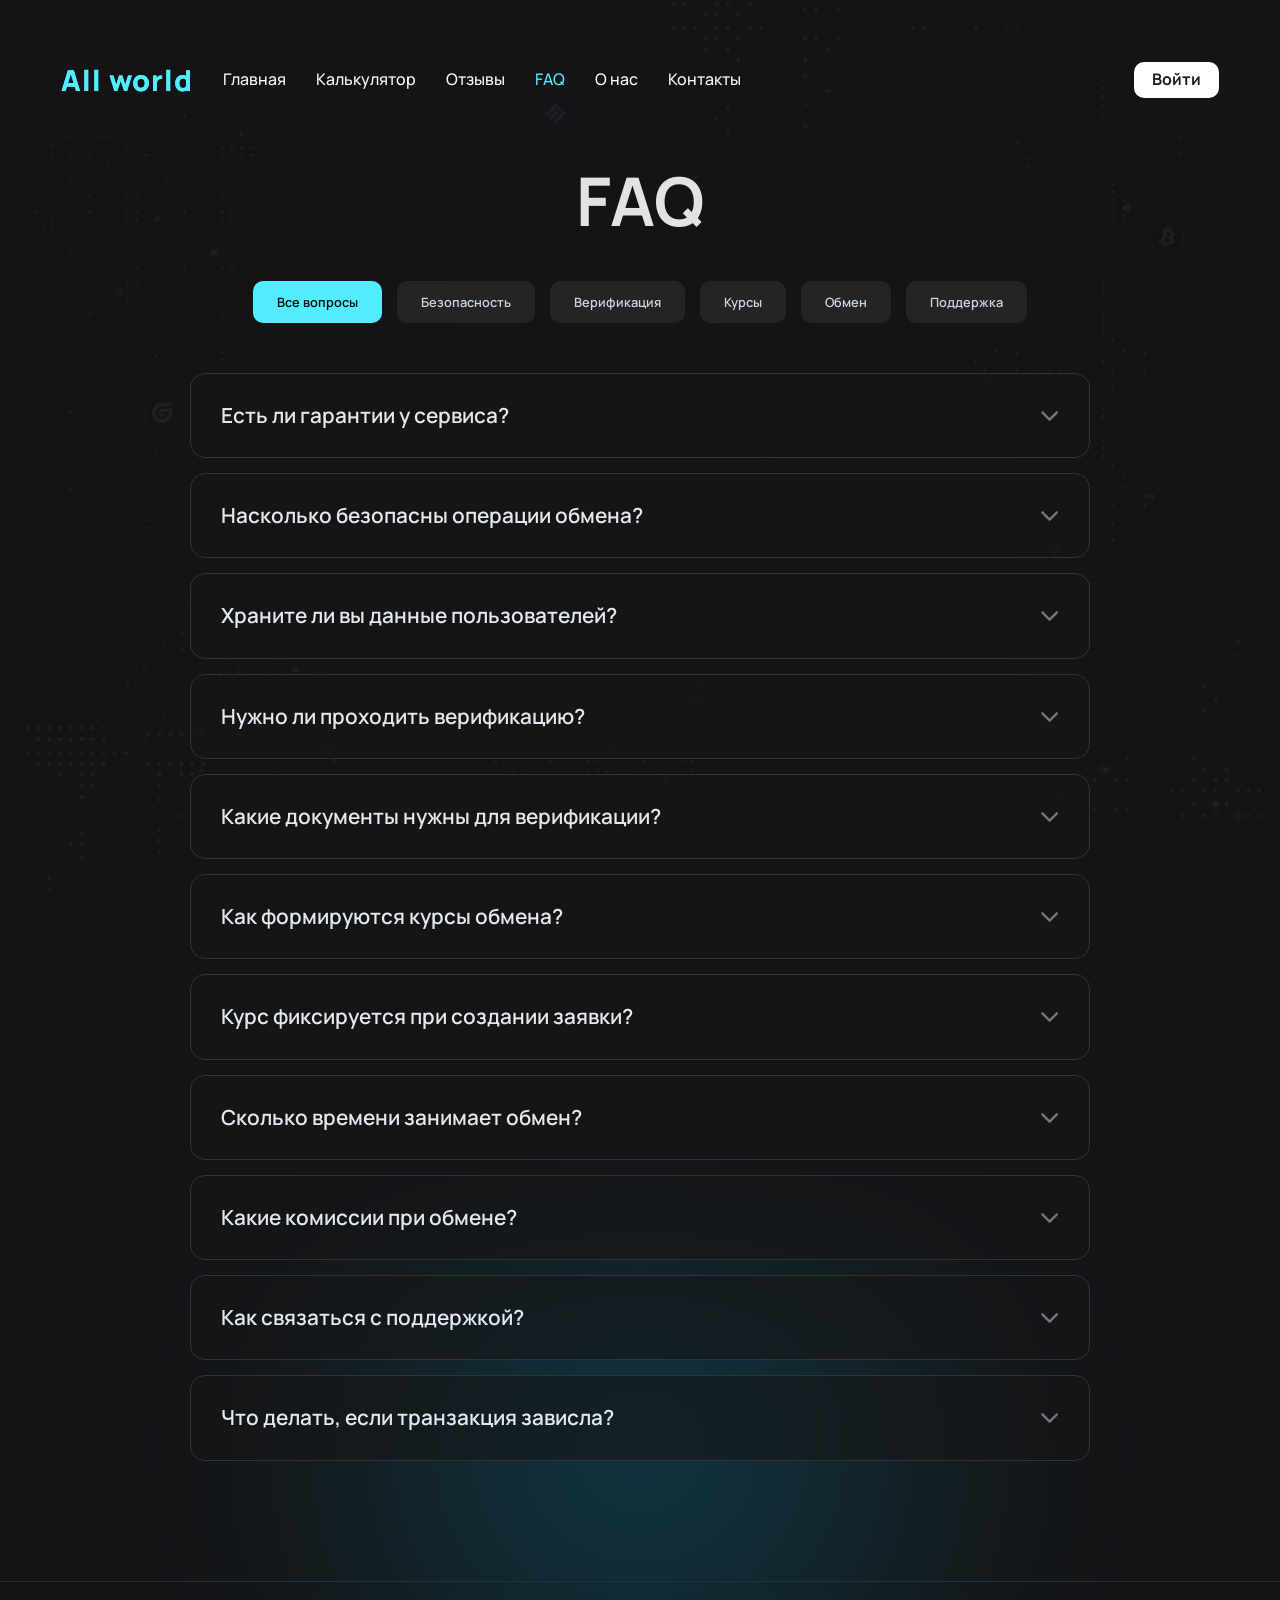
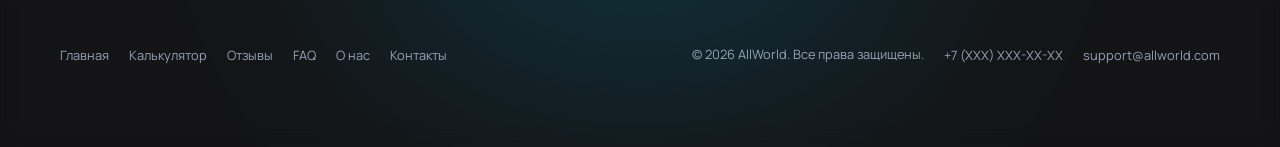
<file: faq.html>
<!DOCTYPE html>
<!-- saved from url=(0033)https://allworld.onedaycrm.ru/faq -->
<html lang="ru"><plasmo-csui id="plasmo-inspector"><template shadowrootmode="open"><style>@import "https://fonts.googleapis.com/css2?family=Inter:wght@300;400;500&display=swap";@import "https://fonts.googleapis.com/css2?family=Roboto:wght@300;400;500&display=swap";@import "https://fonts.googleapis.com/css2?family=Inter:wght@100..900&family=Roboto+Mono:ital,wght@0,100..700;1,100..700&display=swap";*,:before,:after,::backdrop{--tw-border-spacing-x:0;--tw-border-spacing-y:0;--tw-translate-x:0;--tw-translate-y:0;--tw-rotate:0;--tw-skew-x:0;--tw-skew-y:0;--tw-scale-x:1;--tw-scale-y:1;--tw-pan-x: ;--tw-pan-y: ;--tw-pinch-zoom: ;--tw-scroll-snap-strictness:proximity;--tw-gradient-from-position: ;--tw-gradient-via-position: ;--tw-gradient-to-position: ;--tw-ordinal: ;--tw-slashed-zero: ;--tw-numeric-figure: ;--tw-numeric-spacing: ;--tw-numeric-fraction: ;--tw-ring-inset: ;--tw-ring-offset-width:0px;--tw-ring-offset-color:#fff;--tw-ring-color:#3b82f680;--tw-ring-offset-shadow:0 0 #0000;--tw-ring-shadow:0 0 #0000;--tw-shadow:0 0 #0000;--tw-shadow-colored:0 0 #0000;--tw-blur: ;--tw-brightness: ;--tw-contrast: ;--tw-grayscale: ;--tw-hue-rotate: ;--tw-invert: ;--tw-saturate: ;--tw-sepia: ;--tw-drop-shadow: ;--tw-backdrop-blur: ;--tw-backdrop-brightness: ;--tw-backdrop-contrast: ;--tw-backdrop-grayscale: ;--tw-backdrop-hue-rotate: ;--tw-backdrop-invert: ;--tw-backdrop-opacity: ;--tw-backdrop-saturate: ;--tw-backdrop-sepia: ;--tw-contain-size: ;--tw-contain-layout: ;--tw-contain-paint: ;--tw-contain-style: }*,:before,:after{box-sizing:border-box;border:0 solid #e5e7eb}:before,:after{--tw-content:""}html,:host{-webkit-text-size-adjust:100%;tab-size:4;font-feature-settings:normal;font-variation-settings:normal;-webkit-tap-highlight-color:transparent;font-family:ui-sans-serif,system-ui,sans-serif,Apple Color Emoji,Segoe UI Emoji,Segoe UI Symbol,Noto Color Emoji;line-height:1.5}body{line-height:inherit;margin:0}hr{height:0;color:inherit;border-top-width:1px}abbr:where([title]){text-decoration:underline dotted}h1,h2,h3,h4,h5,h6{font-size:inherit;font-weight:inherit}a{color:inherit;text-decoration:inherit}b,strong{font-weight:bolder}code,kbd,samp,pre{font-feature-settings:normal;font-variation-settings:normal;font-family:ui-monospace,SFMono-Regular,Menlo,Monaco,Consolas,Liberation Mono,Courier New,monospace;font-size:1em}small{font-size:80%}sub,sup{vertical-align:baseline;font-size:75%;line-height:0;position:relative}sub{bottom:-.25em}sup{top:-.5em}table{text-indent:0;border-color:inherit;border-collapse:collapse}button,input,optgroup,select,textarea{font-feature-settings:inherit;font-variation-settings:inherit;font-family:inherit;font-size:100%;font-weight:inherit;line-height:inherit;letter-spacing:inherit;color:inherit;margin:0;padding:0}button,select{text-transform:none}button,input:where([type=button]),input:where([type=reset]),input:where([type=submit]){-webkit-appearance:button;background-color:#0000;background-image:none}:-moz-focusring{outline:auto}:-moz-ui-invalid{box-shadow:none}progress{vertical-align:baseline}::-webkit-inner-spin-button{height:auto}::-webkit-outer-spin-button{height:auto}[type=search]{-webkit-appearance:textfield;outline-offset:-2px}::-webkit-search-decoration{-webkit-appearance:none}::-webkit-file-upload-button{-webkit-appearance:button;font:inherit}summary{display:list-item}blockquote,dl,dd,h1,h2,h3,h4,h5,h6,hr,figure,p,pre{margin:0}fieldset{margin:0;padding:0}legend{padding:0}ol,ul,menu{margin:0;padding:0;list-style:none}dialog{padding:0}textarea{resize:vertical}input::-moz-placeholder{opacity:1;color:#9ca3af}textarea::-moz-placeholder{opacity:1;color:#9ca3af}input::placeholder,textarea::placeholder{opacity:1;color:#9ca3af}button,[role=button]{cursor:pointer}:disabled{cursor:default}img,svg,video,canvas,audio,iframe,embed,object{vertical-align:middle;display:block}img,video{max-width:100%;height:auto}[hidden]:where(:not([hidden=until-found])){display:none}.\!container{width:100%!important}.container{width:100%}@media (width>=640px){.\!container{max-width:640px!important}.container{max-width:640px}}@media (width>=768px){.\!container{max-width:768px!important}.container{max-width:768px}}@media (width>=1024px){.\!container{max-width:1024px!important}.container{max-width:1024px}}@media (width>=1280px){.\!container{max-width:1280px!important}.container{max-width:1280px}}@media (width>=1536px){.\!container{max-width:1536px!important}.container{max-width:1536px}}.sr-only{clip:rect(0,0,0,0);white-space:nowrap;border-width:0;width:1px;height:1px;margin:-1px;padding:0;position:absolute;overflow:hidden}.pointer-events-none{pointer-events:none}.visible{visibility:visible}.collapse{visibility:collapse}.static{position:static}.fixed{position:fixed}.absolute{position:absolute}.relative{position:relative}.inset-0{inset:0}.-left-5{left:-1.25rem}.-right-3{right:-.75rem}.-top-16{top:-4rem}.-top-5{top:-1.25rem}.-top-6{top:-1.5rem}.-top-8{top:-2rem}.-top-9{top:-2.25rem}.bottom-0{bottom:0}.left-0{left:0}.left-1\/2{left:50%}.left-12{left:3rem}.left-\[32px\]{left:32px}.right-0{right:0}.right-4{right:1rem}.right-\[15px\]{right:15px}.right-\[21px\]{right:21px}.right-\[39px\]{right:39px}.top-0{top:0}.top-0\.5{top:.125rem}.top-4{top:1rem}.top-40{top:10rem}.top-8{top:2rem}.top-\[120px\]{top:120px}.top-\[127px\]{top:127px}.top-\[13px\]{top:13px}.top-\[23px\]{top:23px}.top-\[250px\]{top:250px}.top-\[47px\]{top:47px}.top-auto{top:auto}.z-0{z-index:0}.z-10{z-index:10}.z-20{z-index:20}.z-50{z-index:50}.z-\[1000\]{z-index:1000}.z-\[999999\]{z-index:999999}.col-span-2{grid-column:span 2/span 2}.m-0{margin:0}.m-1{margin:.25rem}.m-2{margin:.5rem}.m-3{margin:.75rem}.m-4{margin:1rem}.m-auto{margin:auto}.-mx-4{margin-left:-1rem;margin-right:-1rem}.mx-0{margin-left:0;margin-right:0}.mx-4{margin-left:1rem;margin-right:1rem}.mx-auto{margin-left:auto;margin-right:auto}.my-0{margin-top:0;margin-bottom:0}.my-1{margin-top:.25rem;margin-bottom:.25rem}.my-10{margin-top:2.5rem;margin-bottom:2.5rem}.my-12{margin-top:3rem;margin-bottom:3rem}.my-16{margin-top:4rem;margin-bottom:4rem}.my-2{margin-top:.5rem;margin-bottom:.5rem}.my-2\.5{margin-top:.625rem;margin-bottom:.625rem}.my-3{margin-top:.75rem;margin-bottom:.75rem}.my-4{margin-top:1rem;margin-bottom:1rem}.my-5{margin-top:1.25rem;margin-bottom:1.25rem}.my-6{margin-top:1.5rem;margin-bottom:1.5rem}.my-8{margin-top:2rem;margin-bottom:2rem}.-mb-2{margin-bottom:-.5rem}.mb-0{margin-bottom:0}.mb-1{margin-bottom:.25rem}.mb-10{margin-bottom:2.5rem}.mb-12{margin-bottom:3rem}.mb-16{margin-bottom:4rem}.mb-2{margin-bottom:.5rem}.mb-3{margin-bottom:.75rem}.mb-4{margin-bottom:1rem}.mb-5{margin-bottom:1.25rem}.mb-6{margin-bottom:1.5rem}.mb-8{margin-bottom:2rem}.ml-1{margin-left:.25rem}.ml-2{margin-left:.5rem}.ml-3{margin-left:.75rem}.ml-4{margin-left:1rem}.ml-5{margin-left:1.25rem}.ml-\[-1rem\]{margin-left:-1rem}.ml-auto{margin-left:auto}.mr-0{margin-right:0}.mr-1{margin-right:.25rem}.mr-2{margin-right:.5rem}.mr-3{margin-right:.75rem}.mr-4{margin-right:1rem}.mr-\[-1rem\]{margin-right:-1rem}.ms-3{margin-inline-start:.75rem}.mt-0{margin-top:0}.mt-1{margin-top:.25rem}.mt-10{margin-top:2.5rem}.mt-12{margin-top:3rem}.mt-16{margin-top:4rem}.mt-2{margin-top:.5rem}.mt-3{margin-top:.75rem}.mt-4{margin-top:1rem}.mt-5{margin-top:1.25rem}.mt-6{margin-top:1.5rem}.mt-8{margin-top:2rem}.mt-\[-1rem\]{margin-top:-1rem}.block{display:block}.inline-block{display:inline-block}.inline{display:inline}.flex{display:flex}.inline-flex{display:inline-flex}.grid{display:grid}.contents{display:contents}.hidden{display:none}.aspect-square{aspect-ratio:1}.h-10{height:2.5rem}.h-14{height:3.5rem}.h-16{height:4rem}.h-2{height:.5rem}.h-3{height:.75rem}.h-4{height:1rem}.h-5{height:1.25rem}.h-6{height:1.5rem}.h-8{height:2rem}.h-9{height:2.25rem}.h-\[140px\]{height:140px}.h-\[14px\]{height:14px}.h-\[152px\]{height:152px}.h-\[1px\]{height:1px}.h-\[24px\]{height:24px}.h-\[251px\]{height:251px}.h-\[252px\]{height:252px}.h-\[280px\]{height:280px}.h-\[32px\]{height:32px}.h-\[360px\]{height:360px}.h-\[36px\]{height:36px}.h-\[643px\]{height:643px}.h-\[650px\]{height:650px}.h-\[6px\]{height:6px}.h-\[80\%\]{height:80%}.h-\[88px\]{height:88px}.h-auto{height:auto}.h-full{height:100%}.h-screen{height:100vh}.max-h-\[400px\]{max-height:400px}.max-h-\[594px\]{max-height:594px}.max-h-\[643px\]{max-height:643px}.max-h-\[644px\]{max-height:644px}.max-h-\[648px\]{max-height:648px}.max-h-\[794px\]{max-height:794px}.max-h-\[80vh\]{max-height:80vh}.max-h-\[813px\]{max-height:813px}.max-h-fit{max-height:fit-content}.max-h-full{max-height:100%}.min-h-0{min-height:0}.min-h-\[50px\]{min-height:50px}.w-1\/2{width:50%}.w-10{width:2.5rem}.w-11\/12{width:91.6667%}.w-12{width:3rem}.w-14{width:3.5rem}.w-16{width:4rem}.w-3{width:.75rem}.w-4{width:1rem}.w-5{width:1.25rem}.w-6{width:1.5rem}.w-8{width:2rem}.w-\[106px\]{width:106px}.w-\[108px\]{width:108px}.w-\[116px\]{width:116px}.w-\[120px\]{width:120px}.w-\[130px\]{width:130px}.w-\[140px\]{width:140px}.w-\[147px\]{width:147px}.w-\[167px\]{width:167px}.w-\[168px\]{width:168px}.w-\[177px\]{width:177px}.w-\[180px\]{width:180px}.w-\[195px\]{width:195px}.w-\[222px\]{width:222px}.w-\[296px\]{width:296px}.w-\[30px\]{width:30px}.w-\[328px\]{width:328px}.w-\[360px\]{width:360px}.w-\[48\%\]{width:48%}.w-\[50\%\]{width:50%}.w-\[60px\]{width:60px}.w-\[6px\]{width:6px}.w-\[78px\]{width:78px}.w-\[90\%\]{width:90%}.w-\[97px\]{width:97px}.w-\[98px\]{width:98px}.w-\[calc\(100\%-19px\)\]{width:calc(100% - 19px)}.w-auto{width:auto}.w-fit{width:fit-content}.w-full{width:100%}.w-min{width:min-content}.min-w-48{min-width:12rem}.min-w-5{min-width:1.25rem}.min-w-\[138px\]{min-width:138px}.min-w-\[160px\]{min-width:160px}.max-w-\[150px\]{max-width:150px}.max-w-\[220px\]{max-width:220px}.max-w-\[290px\]{max-width:290px}.max-w-\[450px\]{max-width:450px}.max-w-\[500px\]{max-width:500px}.max-w-lg{max-width:32rem}.max-w-md{max-width:28rem}.max-w-xl{max-width:36rem}.flex-1{flex:1}.flex-shrink-0,.shrink-0{flex-shrink:0}.flex-grow{flex-grow:1}.-translate-x-1\/2{--tw-translate-x:-50%;transform:translate(var(--tw-translate-x),var(--tw-translate-y))rotate(var(--tw-rotate))skewX(var(--tw-skew-x))skewY(var(--tw-skew-y))scaleX(var(--tw-scale-x))scaleY(var(--tw-scale-y))}.-translate-y-16{--tw-translate-y:-4rem;transform:translate(var(--tw-translate-x),var(--tw-translate-y))rotate(var(--tw-rotate))skewX(var(--tw-skew-x))skewY(var(--tw-skew-y))scaleX(var(--tw-scale-x))scaleY(var(--tw-scale-y))}.-translate-y-2{--tw-translate-y:-.5rem;transform:translate(var(--tw-translate-x),var(--tw-translate-y))rotate(var(--tw-rotate))skewX(var(--tw-skew-x))skewY(var(--tw-skew-y))scaleX(var(--tw-scale-x))scaleY(var(--tw-scale-y))}.-translate-y-6{--tw-translate-y:-1.5rem;transform:translate(var(--tw-translate-x),var(--tw-translate-y))rotate(var(--tw-rotate))skewX(var(--tw-skew-x))skewY(var(--tw-skew-y))scaleX(var(--tw-scale-x))scaleY(var(--tw-scale-y))}.translate-x-0{--tw-translate-x:0px;transform:translate(var(--tw-translate-x),var(--tw-translate-y))rotate(var(--tw-rotate))skewX(var(--tw-skew-x))skewY(var(--tw-skew-y))scaleX(var(--tw-scale-x))scaleY(var(--tw-scale-y))}.translate-x-0\.5{--tw-translate-x:.125rem;transform:translate(var(--tw-translate-x),var(--tw-translate-y))rotate(var(--tw-rotate))skewX(var(--tw-skew-x))skewY(var(--tw-skew-y))scaleX(var(--tw-scale-x))scaleY(var(--tw-scale-y))}.translate-x-3{--tw-translate-x:.75rem;transform:translate(var(--tw-translate-x),var(--tw-translate-y))rotate(var(--tw-rotate))skewX(var(--tw-skew-x))skewY(var(--tw-skew-y))scaleX(var(--tw-scale-x))scaleY(var(--tw-scale-y))}.translate-x-8{--tw-translate-x:2rem;transform:translate(var(--tw-translate-x),var(--tw-translate-y))rotate(var(--tw-rotate))skewX(var(--tw-skew-x))skewY(var(--tw-skew-y))scaleX(var(--tw-scale-x))scaleY(var(--tw-scale-y))}.translate-x-\[0\.6rem\]{--tw-translate-x:.6rem;transform:translate(var(--tw-translate-x),var(--tw-translate-y))rotate(var(--tw-rotate))skewX(var(--tw-skew-x))skewY(var(--tw-skew-y))scaleX(var(--tw-scale-x))scaleY(var(--tw-scale-y))}.translate-y-2{--tw-translate-y:.5rem;transform:translate(var(--tw-translate-x),var(--tw-translate-y))rotate(var(--tw-rotate))skewX(var(--tw-skew-x))skewY(var(--tw-skew-y))scaleX(var(--tw-scale-x))scaleY(var(--tw-scale-y))}.translate-y-\[23px\]{--tw-translate-y:23px;transform:translate(var(--tw-translate-x),var(--tw-translate-y))rotate(var(--tw-rotate))skewX(var(--tw-skew-x))skewY(var(--tw-skew-y))scaleX(var(--tw-scale-x))scaleY(var(--tw-scale-y))}.rotate-180{--tw-rotate:180deg;transform:translate(var(--tw-translate-x),var(--tw-translate-y))rotate(var(--tw-rotate))skewX(var(--tw-skew-x))skewY(var(--tw-skew-y))scaleX(var(--tw-scale-x))scaleY(var(--tw-scale-y))}.scale-100{--tw-scale-x:1;--tw-scale-y:1;transform:translate(var(--tw-translate-x),var(--tw-translate-y))rotate(var(--tw-rotate))skewX(var(--tw-skew-x))skewY(var(--tw-skew-y))scaleX(var(--tw-scale-x))scaleY(var(--tw-scale-y))}.scale-95{--tw-scale-x:.95;--tw-scale-y:.95;transform:translate(var(--tw-translate-x),var(--tw-translate-y))rotate(var(--tw-rotate))skewX(var(--tw-skew-x))skewY(var(--tw-skew-y))scaleX(var(--tw-scale-x))scaleY(var(--tw-scale-y))}.transform{transform:translate(var(--tw-translate-x),var(--tw-translate-y))rotate(var(--tw-rotate))skewX(var(--tw-skew-x))skewY(var(--tw-skew-y))scaleX(var(--tw-scale-x))scaleY(var(--tw-scale-y))}@keyframes pulse{50%{opacity:.5}}.animate-pulse-slow{animation:3s cubic-bezier(.4,0,.6,1) infinite pulse}.cursor-default{cursor:default}.cursor-grab{cursor:grab}.cursor-grabbing{cursor:grabbing}.cursor-not-allowed{cursor:not-allowed}.cursor-pointer{cursor:pointer}.select-none{user-select:none}.resize{resize:both}.list-none{list-style-type:none}.grid-cols-3{grid-template-columns:repeat(3,minmax(0,1fr))}.flex-row{flex-direction:row}.flex-col{flex-direction:column}.flex-wrap{flex-wrap:wrap}.flex-nowrap{flex-wrap:nowrap}.items-start{align-items:flex-start}.items-end{align-items:flex-end}.items-center{align-items:center}.items-baseline{align-items:baseline}.justify-start{justify-content:flex-start}.justify-end{justify-content:flex-end}.justify-center{justify-content:center}.justify-between{justify-content:space-between}.justify-around{justify-content:space-around}.gap-0{gap:0}.gap-1{gap:.25rem}.gap-2{gap:.5rem}.gap-3{gap:.75rem}.gap-4{gap:1rem}.gap-\[10px\]{gap:10px}.gap-x-1{-moz-column-gap:.25rem;column-gap:.25rem}.gap-x-2{-moz-column-gap:.5rem;column-gap:.5rem}.gap-x-3{-moz-column-gap:.75rem;column-gap:.75rem}.gap-y-2{row-gap:.5rem}.gap-y-3{row-gap:.75rem}.gap-y-4{row-gap:1rem}.gap-y-5{row-gap:1.25rem}.space-x-1>:not([hidden])~:not([hidden]){--tw-space-x-reverse:0;margin-right:calc(.25rem*var(--tw-space-x-reverse));margin-left:calc(.25rem*calc(1 - var(--tw-space-x-reverse)))}.space-y-1>:not([hidden])~:not([hidden]){--tw-space-y-reverse:0;margin-top:calc(.25rem*calc(1 - var(--tw-space-y-reverse)));margin-bottom:calc(.25rem*var(--tw-space-y-reverse))}.space-y-2>:not([hidden])~:not([hidden]){--tw-space-y-reverse:0;margin-top:calc(.5rem*calc(1 - var(--tw-space-y-reverse)));margin-bottom:calc(.5rem*var(--tw-space-y-reverse))}.space-y-3>:not([hidden])~:not([hidden]){--tw-space-y-reverse:0;margin-top:calc(.75rem*calc(1 - var(--tw-space-y-reverse)));margin-bottom:calc(.75rem*var(--tw-space-y-reverse))}.space-y-4>:not([hidden])~:not([hidden]){--tw-space-y-reverse:0;margin-top:calc(1rem*calc(1 - var(--tw-space-y-reverse)));margin-bottom:calc(1rem*var(--tw-space-y-reverse))}.divide-y>:not([hidden])~:not([hidden]){--tw-divide-y-reverse:0;border-top-width:calc(1px*calc(1 - var(--tw-divide-y-reverse)));border-bottom-width:calc(1px*var(--tw-divide-y-reverse))}.divide-gray-100>:not([hidden])~:not([hidden]){--tw-divide-opacity:1;border-color:rgb(243 244 246/var(--tw-divide-opacity,1))}.overflow-auto{overflow:auto}.overflow-hidden{overflow:hidden}.overflow-visible{overflow:visible}.overflow-x-auto{overflow-x:auto}.overflow-y-auto{overflow-y:auto}.overflow-x-hidden{overflow-x:hidden}.overflow-x-scroll{overflow-x:scroll}.overflow-y-scroll{overflow-y:scroll}.truncate{text-overflow:ellipsis;white-space:nowrap;overflow:hidden}.whitespace-normal{white-space:normal}.whitespace-nowrap{white-space:nowrap}.whitespace-pre-line{white-space:pre-line}.whitespace-pre-wrap{white-space:pre-wrap}.break-words{overflow-wrap:break-word}.rounded{border-radius:.25rem}.rounded-\[3px\]{border-radius:3px}.rounded-\[4px\]{border-radius:4px}.rounded-full{border-radius:9999px}.rounded-lg{border-radius:.5rem}.rounded-md{border-radius:.375rem}.rounded-sm{border-radius:.125rem}.rounded-xl{border-radius:.75rem}.rounded-b-lg{border-bottom-right-radius:.5rem;border-bottom-left-radius:.5rem}.rounded-b-xl{border-bottom-right-radius:.75rem;border-bottom-left-radius:.75rem}.rounded-t-lg{border-top-left-radius:.5rem;border-top-right-radius:.5rem}.rounded-t-xl{border-top-left-radius:.75rem;border-top-right-radius:.75rem}.border{border-width:1px}.border-y{border-top-width:1px;border-bottom-width:1px}.border-b{border-bottom-width:1px}.border-t{border-top-width:1px}.border-dashed{border-style:dashed}.border-none{border-style:none}.border-black\/10{border-color:#0000001a}.border-black\/15{border-color:#00000026}.border-black\/20{border-color:#0003}.border-black\/25{border-color:#00000040}.border-black\/8{border-color:#00000014}.border-black\/\[0\.16\]{border-color:#00000029}.border-gray-200{--tw-border-opacity:1;border-color:rgb(229 231 235/var(--tw-border-opacity,1))}.border-gray-300{--tw-border-opacity:1;border-color:rgb(209 213 219/var(--tw-border-opacity,1))}.border-gray-700{--tw-border-opacity:1;border-color:rgb(55 65 81/var(--tw-border-opacity,1))}.border-peeper-purple{--tw-border-opacity:1;border-color:rgb(93 45 230/var(--tw-border-opacity,1))}.border-red-200{--tw-border-opacity:1;border-color:rgb(254 202 202/var(--tw-border-opacity,1))}.border-surface-gray{--tw-border-opacity:1;border-color:rgb(245 245 245/var(--tw-border-opacity,1))}.border-white{--tw-border-opacity:1;border-color:rgb(255 255 255/var(--tw-border-opacity,1))}.border-white\/10{border-color:#ffffff1a}.border-white\/15{border-color:#ffffff26}.border-white\/20{border-color:#fff3}.border-white\/25{border-color:#ffffff40}.border-white\/8{border-color:#ffffff14}.border-t-gray-200{--tw-border-opacity:1;border-top-color:rgb(229 231 235/var(--tw-border-opacity,1))}.border-t-white\/15{border-top-color:#ffffff26}.bg-\[\#05381A\]{--tw-bg-opacity:1;background-color:rgb(5 56 26/var(--tw-bg-opacity,1))}.bg-\[\#580808\]{--tw-bg-opacity:1;background-color:rgb(88 8 8/var(--tw-bg-opacity,1))}.bg-\[\#C5F1D8\]{--tw-bg-opacity:1;background-color:rgb(197 241 216/var(--tw-bg-opacity,1))}.bg-\[\#C7C7C7\]{--tw-bg-opacity:1;background-color:rgb(199 199 199/var(--tw-bg-opacity,1))}.bg-\[\#EBEBEB\]{--tw-bg-opacity:1;background-color:rgb(235 235 235/var(--tw-bg-opacity,1))}.bg-\[\#FCDEDE\]{--tw-bg-opacity:1;background-color:rgb(252 222 222/var(--tw-bg-opacity,1))}.bg-active-tab{background-color:#5d2de614}.bg-active-tab-hover{background-color:#5d2de629}.bg-black{--tw-bg-opacity:1;background-color:rgb(0 0 0/var(--tw-bg-opacity,1))}.bg-black\/10{background-color:#0000001a}.bg-black\/25{background-color:#00000040}.bg-black\/30{background-color:#0000004d}.bg-black\/40{background-color:#0006}.bg-black\/5{background-color:#0000000d}.bg-black\/60{background-color:#0009}.bg-black\/8{background-color:#00000014}.bg-blue-500{--tw-bg-opacity:1;background-color:rgb(59 130 246/var(--tw-bg-opacity,1))}.bg-gray-100{--tw-bg-opacity:1;background-color:rgb(243 244 246/var(--tw-bg-opacity,1))}.bg-gray-200{--tw-bg-opacity:1;background-color:rgb(229 231 235/var(--tw-bg-opacity,1))}.bg-gray-300{--tw-bg-opacity:1;background-color:rgb(209 213 219/var(--tw-bg-opacity,1))}.bg-peeper-dark-gray{--tw-bg-opacity:1;background-color:rgb(38 38 38/var(--tw-bg-opacity,1))}.bg-peeper-dark-pink\/15{background-color:#fb3aa226}.bg-peeper-dark-pink\/25{background-color:#fb3aa240}.bg-peeper-gray{--tw-bg-opacity:1;background-color:rgb(102 102 102/var(--tw-bg-opacity,1))}.bg-peeper-green{--tw-bg-opacity:1;background-color:rgb(5 56 26/var(--tw-bg-opacity,1))}.bg-peeper-light-green{--tw-bg-opacity:1;background-color:rgb(211 248 225/var(--tw-bg-opacity,1))}.bg-peeper-pink-accent{--tw-bg-opacity:1;background-color:rgb(255 235 246/var(--tw-bg-opacity,1))}.bg-peeper-purple{--tw-bg-opacity:1;background-color:rgb(93 45 230/var(--tw-bg-opacity,1))}.bg-peeper-purple\/15{background-color:#5d2de626}.bg-peeper-purple\/35{background-color:#5d2de659}.bg-peeper-purple\/50{background-color:#5d2de680}.bg-peeper-purple\/8{background-color:#5d2de614}.bg-peeper-white-hover{--tw-bg-opacity:1;background-color:rgb(245 245 245/var(--tw-bg-opacity,1))}.bg-primary{--tw-bg-opacity:1;background-color:rgb(14 14 14/var(--tw-bg-opacity,1))}.bg-red-50{--tw-bg-opacity:1;background-color:rgb(254 242 242/var(--tw-bg-opacity,1))}.bg-secondary{--tw-bg-opacity:1;background-color:rgb(38 38 38/var(--tw-bg-opacity,1))}.bg-surface-gray{--tw-bg-opacity:1;background-color:rgb(245 245 245/var(--tw-bg-opacity,1))}.bg-transparent{background-color:#0000}.bg-white{--tw-bg-opacity:1;background-color:rgb(255 255 255/var(--tw-bg-opacity,1))}.bg-white\/10{background-color:#ffffff1a}.bg-white\/15{background-color:#ffffff26}.bg-white\/5{background-color:#ffffff0d}.bg-white\/8{background-color:#ffffff14}.bg-opacity-80{--tw-bg-opacity:.8}.bg-gradient-to-b{background-image:linear-gradient(to bottom,var(--tw-gradient-stops))}.bg-gradient-to-t{background-image:linear-gradient(to top,var(--tw-gradient-stops))}.from-black\/0{--tw-gradient-from:#0000 var(--tw-gradient-from-position);--tw-gradient-to:#0000 var(--tw-gradient-to-position);--tw-gradient-stops:var(--tw-gradient-from),var(--tw-gradient-to)}.from-white\/0{--tw-gradient-from:#fff0 var(--tw-gradient-from-position);--tw-gradient-to:#fff0 var(--tw-gradient-to-position);--tw-gradient-stops:var(--tw-gradient-from),var(--tw-gradient-to)}.from-white\/80{--tw-gradient-from:#fffc var(--tw-gradient-from-position);--tw-gradient-to:#fff0 var(--tw-gradient-to-position);--tw-gradient-stops:var(--tw-gradient-from),var(--tw-gradient-to)}.via-white\/50{--tw-gradient-to:#fff0 var(--tw-gradient-to-position);--tw-gradient-stops:var(--tw-gradient-from),#ffffff80 var(--tw-gradient-via-position),var(--tw-gradient-to)}.via-white\/70{--tw-gradient-to:#fff0 var(--tw-gradient-to-position);--tw-gradient-stops:var(--tw-gradient-from),#ffffffb3 var(--tw-gradient-via-position),var(--tw-gradient-to)}.to-black\/60{--tw-gradient-to:#0009 var(--tw-gradient-to-position)}.to-white\/0{--tw-gradient-to:#fff0 var(--tw-gradient-to-position)}.to-white\/100{--tw-gradient-to:#fff var(--tw-gradient-to-position)}.fill-\[\#5D2DE6\]{fill:#5d2de6}.fill-\[\#999\]{fill:#999}.fill-\[\#9E81F0\]{fill:#9e81f0}.fill-\[\#C7C7C7\]{fill:#c7c7c7}.fill-inspector-props{fill:#999}.fill-peeper-dark-gray{fill:#262626}.stroke-peeper-gray{stroke:#666}.stroke-peeper-light-pink{stroke:#9e81f0}.stroke-peeper-purple{stroke:#5d2de6}.stroke-peeper-white-secondary{stroke:#c7c7c7}.object-contain{-o-object-fit:contain;object-fit:contain}.object-cover{-o-object-fit:cover;object-fit:cover}.p-0{padding:0}.p-1{padding:.25rem}.p-1\.5{padding:.375rem}.p-2{padding:.5rem}.p-3{padding:.75rem}.p-4{padding:1rem}.p-5{padding:1.25rem}.p-6{padding:1.5rem}.p-\[12px\]{padding:12px}.px-0{padding-left:0;padding-right:0}.px-1{padding-left:.25rem;padding-right:.25rem}.px-2{padding-left:.5rem;padding-right:.5rem}.px-3{padding-left:.75rem;padding-right:.75rem}.px-4{padding-left:1rem;padding-right:1rem}.px-6{padding-left:1.5rem;padding-right:1.5rem}.px-\[10px\]{padding-left:10px;padding-right:10px}.py-0{padding-top:0;padding-bottom:0}.py-1{padding-top:.25rem;padding-bottom:.25rem}.py-2{padding-top:.5rem;padding-bottom:.5rem}.py-3{padding-top:.75rem;padding-bottom:.75rem}.py-4{padding-top:1rem;padding-bottom:1rem}.py-5{padding-top:1.25rem;padding-bottom:1.25rem}.py-8{padding-top:2rem;padding-bottom:2rem}.py-\[2px\]{padding-top:2px;padding-bottom:2px}.pb-1{padding-bottom:.25rem}.pb-4{padding-bottom:1rem}.pb-6{padding-bottom:1.5rem}.pl-1{padding-left:.25rem}.pl-3{padding-left:.75rem}.pr-2{padding-right:.5rem}.pt-1{padding-top:.25rem}.pt-2{padding-top:.5rem}.pt-4{padding-top:1rem}.text-left{text-align:left}.text-center{text-align:center}.font-mono{font-family:ui-monospace,SFMono-Regular,Menlo,Monaco,Consolas,Liberation Mono,Courier New,monospace}.font-roboto{font-family:Roboto,sans-serif,Roboto Mono}.font-roboto-mono{font-family:Roboto Mono}.text-2xl{font-size:1.5rem;line-height:2rem}.text-\[10px\]{font-size:10px}.text-\[12px\]{font-size:12px}.text-\[14px\]{font-size:14px}.text-base{font-size:1rem;line-height:1.5rem}.text-lg{font-size:1.125rem;line-height:1.75rem}.text-sm{font-size:.875rem;line-height:1.25rem}.text-xl{font-size:1.25rem;line-height:1.75rem}.text-xs{font-size:.75rem;line-height:1rem}.font-\[500\]{font-weight:500}.font-bold{font-weight:700}.font-light{font-weight:300}.font-medium{font-weight:500}.font-normal{font-weight:400}.font-semibold{font-weight:600}.uppercase{text-transform:uppercase}.\!capitalize{text-transform:capitalize!important}.capitalize{text-transform:capitalize}.normal-case{text-transform:none}.leading-120{line-height:120%}.leading-130{line-height:130%}.leading-140{line-height:140%}.leading-6{line-height:1.5rem}.leading-none{line-height:1}.leading-paragraph{line-height:140%}.tracking-14{letter-spacing:-.14px}.tracking-16{letter-spacing:-.16px}.tracking-2{letter-spacing:-.2px}.tracking-24{letter-spacing:-.24px}.tracking-4{letter-spacing:-.4px}.tracking-wide{letter-spacing:.025em}.tracking-wider{letter-spacing:.05em}.text-\[\#0E0E0E\]{--tw-text-opacity:1;color:rgb(14 14 14/var(--tw-text-opacity,1))}.text-\[\#580808\]{--tw-text-opacity:1;color:rgb(88 8 8/var(--tw-text-opacity,1))}.text-\[\#C5F1D8\]{--tw-text-opacity:1;color:rgb(197 241 216/var(--tw-text-opacity,1))}.text-\[\#F7CECE\]{--tw-text-opacity:1;color:rgb(247 206 206/var(--tw-text-opacity,1))}.text-black{--tw-text-opacity:1;color:rgb(0 0 0/var(--tw-text-opacity,1))}.text-blue-500{--tw-text-opacity:1;color:rgb(59 130 246/var(--tw-text-opacity,1))}.text-blue-600{--tw-text-opacity:1;color:rgb(37 99 235/var(--tw-text-opacity,1))}.text-gray-200{--tw-text-opacity:1;color:rgb(229 231 235/var(--tw-text-opacity,1))}.text-gray-400{--tw-text-opacity:1;color:rgb(156 163 175/var(--tw-text-opacity,1))}.text-gray-500{--tw-text-opacity:1;color:rgb(107 114 128/var(--tw-text-opacity,1))}.text-gray-600{--tw-text-opacity:1;color:rgb(75 85 99/var(--tw-text-opacity,1))}.text-gray-700{--tw-text-opacity:1;color:rgb(55 65 81/var(--tw-text-opacity,1))}.text-gray-800{--tw-text-opacity:1;color:rgb(31 41 55/var(--tw-text-opacity,1))}.text-gray-900{--tw-text-opacity:1;color:rgb(17 24 39/var(--tw-text-opacity,1))}.text-inspector-props{--tw-text-opacity:1;color:rgb(153 153 153/var(--tw-text-opacity,1))}.text-orange-600{--tw-text-opacity:1;color:rgb(234 88 12/var(--tw-text-opacity,1))}.text-peeper-dark-gray{--tw-text-opacity:1;color:rgb(38 38 38/var(--tw-text-opacity,1))}.text-peeper-gray{--tw-text-opacity:1;color:rgb(102 102 102/var(--tw-text-opacity,1))}.text-peeper-green{--tw-text-opacity:1;color:rgb(5 56 26/var(--tw-text-opacity,1))}.text-peeper-light-pink{--tw-text-opacity:1;color:rgb(158 129 240/var(--tw-text-opacity,1))}.text-peeper-pink{--tw-text-opacity:1;color:rgb(201 46 130/var(--tw-text-opacity,1))}.text-peeper-purple{--tw-text-opacity:1;color:rgb(93 45 230/var(--tw-text-opacity,1))}.text-peeper-white{--tw-text-opacity:1;color:rgb(222 222 222/var(--tw-text-opacity,1))}.text-peeper-white-secondary{--tw-text-opacity:1;color:rgb(199 199 199/var(--tw-text-opacity,1))}.text-primary{--tw-text-opacity:1;color:rgb(14 14 14/var(--tw-text-opacity,1))}.text-primary\/60{color:#0e0e0e99}.text-primary\/80{color:#0e0e0ecc}.text-red-600{--tw-text-opacity:1;color:rgb(220 38 38/var(--tw-text-opacity,1))}.text-red-800{--tw-text-opacity:1;color:rgb(153 27 27/var(--tw-text-opacity,1))}.text-secondary{--tw-text-opacity:1;color:rgb(38 38 38/var(--tw-text-opacity,1))}.text-white{--tw-text-opacity:1;color:rgb(255 255 255/var(--tw-text-opacity,1))}.text-white\/60{color:#fff9}.text-white\/80{color:#fffc}.text-white\/90{color:#ffffffe6}.opacity-0{opacity:0}.opacity-100{opacity:1}.opacity-30{opacity:.3}.opacity-50{opacity:.5}.opacity-60{opacity:.6}.\!shadow{--tw-shadow:0 1px 3px 0 #0000001a,0 1px 2px -1px #0000001a!important;--tw-shadow-colored:0 1px 3px 0 var(--tw-shadow-color),0 1px 2px -1px var(--tw-shadow-color)!important;box-shadow:var(--tw-ring-offset-shadow,0 0 #0000),var(--tw-ring-shadow,0 0 #0000),var(--tw-shadow)!important}.shadow{--tw-shadow:0 1px 3px 0 #0000001a,0 1px 2px -1px #0000001a;--tw-shadow-colored:0 1px 3px 0 var(--tw-shadow-color),0 1px 2px -1px var(--tw-shadow-color);box-shadow:var(--tw-ring-offset-shadow,0 0 #0000),var(--tw-ring-shadow,0 0 #0000),var(--tw-shadow)}.shadow-lg{--tw-shadow:0 10px 15px -3px #0000001a,0 4px 6px -4px #0000001a;--tw-shadow-colored:0 10px 15px -3px var(--tw-shadow-color),0 4px 6px -4px var(--tw-shadow-color);box-shadow:var(--tw-ring-offset-shadow,0 0 #0000),var(--tw-ring-shadow,0 0 #0000),var(--tw-shadow)}.shadow-md{--tw-shadow:0 4px 6px -1px #0000001a,0 2px 4px -2px #0000001a;--tw-shadow-colored:0 4px 6px -1px var(--tw-shadow-color),0 2px 4px -2px var(--tw-shadow-color);box-shadow:var(--tw-ring-offset-shadow,0 0 #0000),var(--tw-ring-shadow,0 0 #0000),var(--tw-shadow)}.shadow-sm{--tw-shadow:0 1px 2px 0 #0000000d;--tw-shadow-colored:0 1px 2px 0 var(--tw-shadow-color);box-shadow:var(--tw-ring-offset-shadow,0 0 #0000),var(--tw-ring-shadow,0 0 #0000),var(--tw-shadow)}.shadow-xl{--tw-shadow:0 20px 25px -5px #0000001a,0 8px 10px -6px #0000001a;--tw-shadow-colored:0 20px 25px -5px var(--tw-shadow-color),0 8px 10px -6px var(--tw-shadow-color);box-shadow:var(--tw-ring-offset-shadow,0 0 #0000),var(--tw-ring-shadow,0 0 #0000),var(--tw-shadow)}.shadow-white{--tw-shadow-color:#fff;--tw-shadow:var(--tw-shadow-colored)}.outline{outline-style:solid}.outline-2{outline-width:2px}.outline-offset-4{outline-offset:4px}.outline-blue-400{outline-color:#60a5fa}.ring{--tw-ring-offset-shadow:var(--tw-ring-inset)0 0 0 var(--tw-ring-offset-width)var(--tw-ring-offset-color);--tw-ring-shadow:var(--tw-ring-inset)0 0 0 calc(3px + var(--tw-ring-offset-width))var(--tw-ring-color);box-shadow:var(--tw-ring-offset-shadow),var(--tw-ring-shadow),var(--tw-shadow,0 0 #0000)}.ring-4{--tw-ring-offset-shadow:var(--tw-ring-inset)0 0 0 var(--tw-ring-offset-width)var(--tw-ring-offset-color);--tw-ring-shadow:var(--tw-ring-inset)0 0 0 calc(4px + var(--tw-ring-offset-width))var(--tw-ring-color);box-shadow:var(--tw-ring-offset-shadow),var(--tw-ring-shadow),var(--tw-shadow,0 0 #0000)}.ring-blue-400{--tw-ring-opacity:1;--tw-ring-color:rgb(96 165 250/var(--tw-ring-opacity,1))}.ring-offset-2{--tw-ring-offset-width:2px}.blur{--tw-blur:blur(8px);filter:var(--tw-blur)var(--tw-brightness)var(--tw-contrast)var(--tw-grayscale)var(--tw-hue-rotate)var(--tw-invert)var(--tw-saturate)var(--tw-sepia)var(--tw-drop-shadow)}.filter{filter:var(--tw-blur)var(--tw-brightness)var(--tw-contrast)var(--tw-grayscale)var(--tw-hue-rotate)var(--tw-invert)var(--tw-saturate)var(--tw-sepia)var(--tw-drop-shadow)}.backdrop-blur-sm{--tw-backdrop-blur:blur(4px);backdrop-filter:var(--tw-backdrop-blur)var(--tw-backdrop-brightness)var(--tw-backdrop-contrast)var(--tw-backdrop-grayscale)var(--tw-backdrop-hue-rotate)var(--tw-backdrop-invert)var(--tw-backdrop-opacity)var(--tw-backdrop-saturate)var(--tw-backdrop-sepia)}.transition{transition-property:color,background-color,border-color,text-decoration-color,fill,stroke,opacity,box-shadow,transform,filter,backdrop-filter;transition-duration:.15s;transition-timing-function:cubic-bezier(.4,0,.2,1)}.transition-all{transition-property:all;transition-duration:.15s;transition-timing-function:cubic-bezier(.4,0,.2,1)}.transition-colors{transition-property:color,background-color,border-color,text-decoration-color,fill,stroke;transition-duration:.15s;transition-timing-function:cubic-bezier(.4,0,.2,1)}.transition-opacity{transition-property:opacity;transition-duration:.15s;transition-timing-function:cubic-bezier(.4,0,.2,1)}.transition-transform{transition-property:transform;transition-duration:.15s;transition-timing-function:cubic-bezier(.4,0,.2,1)}.duration-0{transition-duration:0s}.duration-100{transition-duration:.1s}.duration-150{transition-duration:.15s}.duration-200{transition-duration:.2s}.duration-300{transition-duration:.3s}.duration-500{transition-duration:.5s}.ease-in-out{transition-timing-function:cubic-bezier(.4,0,.2,1)}@custom-variant dark (&:where(.dark,.dark*));body{cursor:default;margin:0;padding:0;font-family:Inter,sans-serif;font-size:16px;line-height:1.5}#plasmo-shadow-container{position:fixed!important}.hide-scrollbar::-webkit-scrollbar{display:none}.hide-scrollbar{-ms-overflow-style:none;scrollbar-width:none}.fill-available{height:stretch}.transparency-grid{background-color:#fff;background-image:linear-gradient(45deg,#d4d4d40f 25%,#0000 25%),linear-gradient(-45deg,#d4d4d481 25%,#0000 25%),linear-gradient(45deg,#0000 75%,#d4d4d481 75%),linear-gradient(-45deg,#0000 75%,#d4d4d481 75%);background-position:0 0,0 10px,10px -10px,-10px 0;background-size:20px 20px}.transparency-grid-black{background-color:#000;background-image:repeating-conic-gradient(#1a1a1a 0% 25%,#333 0% 50%);background-size:20px 20px}.border-element{background:#f5f5f5;position:absolute}.border-element-dark{background:#262626;position:absolute}.top{width:85%;height:4px;top:-1px;left:50%;transform:translate(-50%)}.bottom{width:85%;height:4px;bottom:-1px;left:50%;transform:translate(-50%)}.left{width:4px;height:79%;top:50%;left:-1px;transform:translateY(-50%)}.right{width:4px;height:79%;top:50%;right:-1px;transform:translateY(-50%)}.shadow{box-shadow:0 1px 3px #0000001f}.button_shadow{box-shadow:0 3px 3px -3px #00000029}.soft-shadow{box-shadow:0 4px 4px -4px #00000029}.dropdown-shadow{box-shadow:0 4px 4px -4px #00000040}.blur-fade:after{content:"";pointer-events:none;background:linear-gradient(270deg,#fff,#0000);width:80px;position:absolute;top:0;bottom:0;right:0}.blur-fade-dark:after{content:"";pointer-events:none;background:linear-gradient(270deg,#0e0e0e,#0000);width:80px;position:absolute;top:0;bottom:0;right:0}.gradient-background{background:linear-gradient(241deg,#fef6eb -.17%,#fef0f8 100%);transition:transform .3s ease-in-out;position:absolute;inset:0}.hover\:border-gray-300:hover{--tw-border-opacity:1;border-color:rgb(209 213 219/var(--tw-border-opacity,1))}.hover\:bg-active-tab:hover{background-color:#5d2de614}.hover\:bg-active-tab-hover:hover{background-color:#5d2de629}.hover\:bg-black\/10:hover{background-color:#0000001a}.hover\:bg-black\/5:hover{background-color:#0000000d}.hover\:bg-black\/8:hover{background-color:#00000014}.hover\:bg-blue-600:hover{--tw-bg-opacity:1;background-color:rgb(37 99 235/var(--tw-bg-opacity,1))}.hover\:bg-gray-100:hover{--tw-bg-opacity:1;background-color:rgb(243 244 246/var(--tw-bg-opacity,1))}.hover\:bg-gray-50:hover{--tw-bg-opacity:1;background-color:rgb(249 250 251/var(--tw-bg-opacity,1))}.hover\:bg-peeper-dark-gray:hover{--tw-bg-opacity:1;background-color:rgb(38 38 38/var(--tw-bg-opacity,1))}.hover\:bg-peeper-pink-accent\/80:hover{background-color:#ffebf6cc}.hover\:bg-peeper-purple-hover:hover{--tw-bg-opacity:1;background-color:rgb(74 36 184/var(--tw-bg-opacity,1))}.hover\:bg-peeper-purple\/15:hover{background-color:#5d2de626}.hover\:bg-peeper-purple\/30:hover{background-color:#5d2de64d}.hover\:bg-peeper-purple\/50:hover{background-color:#5d2de680}.hover\:bg-peeper-purple\/90:hover{background-color:#5d2de6e6}.hover\:bg-peeper-white-hover:hover{--tw-bg-opacity:1;background-color:rgb(245 245 245/var(--tw-bg-opacity,1))}.hover\:bg-peeper-white-hover\/15:hover{background-color:#f5f5f526}.hover\:bg-peeper-white-hover\/5:hover{background-color:#f5f5f50d}.hover\:bg-primary\/80:hover{background-color:#0e0e0ecc}.hover\:bg-surface-gray:hover{--tw-bg-opacity:1;background-color:rgb(245 245 245/var(--tw-bg-opacity,1))}.hover\:bg-white\/10:hover{background-color:#ffffff1a}.hover\:bg-white\/15:hover{background-color:#ffffff26}.hover\:bg-white\/20:hover{background-color:#fff3}.hover\:bg-white\/25:hover{background-color:#ffffff40}.hover\:bg-white\/30:hover{background-color:#ffffff4d}.hover\:bg-white\/5:hover{background-color:#ffffff0d}.hover\:bg-white\/8:hover{background-color:#ffffff14}.hover\:bg-opacity-100:hover{--tw-bg-opacity:1}.hover\:text-gray-900:hover{--tw-text-opacity:1;color:rgb(17 24 39/var(--tw-text-opacity,1))}.hover\:text-primary:hover{--tw-text-opacity:1;color:rgb(14 14 14/var(--tw-text-opacity,1))}.hover\:text-white:hover{--tw-text-opacity:1;color:rgb(255 255 255/var(--tw-text-opacity,1))}.hover\:opacity-70:hover{opacity:.7}.focus\:outline-none:focus{outline-offset:2px;outline:2px solid #0000}.active\:cursor-grabbing:active{cursor:grabbing}.group:hover .group-hover\:border-\[\#7241FF\]{--tw-border-opacity:1;border-color:rgb(114 65 255/var(--tw-border-opacity,1))}.group:hover .group-hover\:stroke-\[\#7241FF\]{stroke:#7241ff}.group:hover .group-hover\:opacity-100{opacity:1}.peer:checked~.peer-checked\:bg-peeper-purple{--tw-bg-opacity:1;background-color:rgb(93 45 230/var(--tw-bg-opacity,1))}.peer:focus~.peer-focus\:ring-2{--tw-ring-offset-shadow:var(--tw-ring-inset)0 0 0 var(--tw-ring-offset-width)var(--tw-ring-offset-color);--tw-ring-shadow:var(--tw-ring-inset)0 0 0 calc(2px + var(--tw-ring-offset-width))var(--tw-ring-color);box-shadow:var(--tw-ring-offset-shadow),var(--tw-ring-shadow),var(--tw-shadow,0 0 #0000)}.after\:absolute:after{position:absolute}.after\:start-\[2px\]:after{inset-inline-start:2px}.after\:top-\[2px\]:after{top:2px}.after\:h-3:after{height:.75rem}.after\:w-3:after{width:.75rem}.after\:rounded-full:after{border-radius:9999px}.after\:border:after{border-width:1px}.after\:border-gray-300:after{--tw-border-opacity:1;border-color:rgb(209 213 219/var(--tw-border-opacity,1))}.after\:bg-white:after{--tw-bg-opacity:1;background-color:rgb(255 255 255/var(--tw-bg-opacity,1))}.after\:transition-all:after{transition-property:all;transition-duration:.15s;transition-timing-function:cubic-bezier(.4,0,.2,1)}.after\:content-\[\'\'\]:after{--tw-content:"";content:var(--tw-content)}.peer:checked~.peer-checked\:after\:translate-x-2:after{--tw-translate-x:.5rem;transform:translate(var(--tw-translate-x),var(--tw-translate-y))rotate(var(--tw-rotate))skewX(var(--tw-skew-x))skewY(var(--tw-skew-y))scaleX(var(--tw-scale-x))scaleY(var(--tw-scale-y))}.peer:checked~.peer-checked\:after\:border-white:after{--tw-border-opacity:1;border-color:rgb(255 255 255/var(--tw-border-opacity,1))}.dark\:border-gray-600:is(.dark *){--tw-border-opacity:1;border-color:rgb(75 85 99/var(--tw-border-opacity,1))}.dark\:bg-gray-300:is(.dark *){--tw-bg-opacity:1;background-color:rgb(209 213 219/var(--tw-bg-opacity,1))}.dark\:bg-gray-700:is(.dark *){--tw-bg-opacity:1;background-color:rgb(55 65 81/var(--tw-bg-opacity,1))}.dark\:text-blue-500:is(.dark *){--tw-text-opacity:1;color:rgb(59 130 246/var(--tw-text-opacity,1))}.dark\:text-gray-400:is(.dark *){--tw-text-opacity:1;color:rgb(156 163 175/var(--tw-text-opacity,1))}.dark\:text-gray-600:is(.dark *){--tw-text-opacity:1;color:rgb(75 85 99/var(--tw-text-opacity,1))}.dark\:text-orange-400:is(.dark *){--tw-text-opacity:1;color:rgb(251 146 60/var(--tw-text-opacity,1))}.peer:checked~.rtl\:peer-checked\:after\:-translate-x-2:where([dir=rtl],[dir=rtl] *):after{--tw-translate-x:-.5rem;transform:translate(var(--tw-translate-x),var(--tw-translate-y))rotate(var(--tw-rotate))skewX(var(--tw-skew-x))skewY(var(--tw-skew-y))scaleX(var(--tw-scale-x))scaleY(var(--tw-scale-y))}</style><div id="plasmo-shadow-container" style="z-index: 2147483647; position: relative;"><div id="plasmo-overlay-0" class="plasmo-csui-container" style="display: flex; position: absolute; top: 0px; left: 0px;"></div></div></template></plasmo-csui><head><meta http-equiv="Content-Type" content="text/html; charset=UTF-8">
    
    <meta name="viewport" content="width=device-width, initial-scale=1.0">
    <title>AllWorld - FAQ</title>
    <link rel="preconnect" href="https://fonts.googleapis.com">
    <link rel="preconnect" href="https://fonts.gstatic.com" crossorigin>
    <link href="https://fonts.googleapis.com/css2?family=Manrope:wght@200..800&display=swap" rel="stylesheet">
    <link rel="stylesheet" href="css/main.css">
    <link rel="stylesheet" href="https://cdnjs.cloudflare.com/ajax/libs/font-awesome/6.4.0/css/all.min.css">

    <link rel="stylesheet" href="css/swiper-bundle.min.css">
<style>
        .animate {
            animation: fadeInUp 0.8s ease forwards;
        }
        
        @keyframes fadeInUp {
            from {
                opacity: 0;
                transform: translateY(30px);
            }
            to {
                opacity: 1;
                transform: translateY(0);
            }
        }
        
        .desktop-mode .swiper-wrapper {
            display: flex !important;
            gap: 30px;
            transform: none !important;
            width: 100% !important;
        }
        
        .desktop-mode .swiper-slide {
            width: calc((100% - 60px) / 3) !important;
            flex-shrink: 0 !important;
            height: auto;
        }
    </style><style></style></head>
<body>
<div class="background-image"></div>
<header class="header" id="mainHeader">
    <div class="container">
        <div class="header-container">
            <div class="header-content">
                <div class="logo">
                    <a href="https://allworld.onedaycrm.ru/index">
                        <h1>All world</h1>
                    </a>
                </div>

                <!-- Десктопное меню -->
                <nav class="nav-desktop">
                    <ul>
                        <li><a href="https://allworld.onedaycrm.ru/index">Главная</a></li>
                        <li><a href="https://allworld.onedaycrm.ru/calculator">Калькулятор</a></li>
                        <li><a href="https://allworld.onedaycrm.ru/reviews">Отзывы</a></li>
                        <li><a href="https://allworld.onedaycrm.ru/faq" class="active">FAQ</a></li>
                        <li><a href="https://allworld.onedaycrm.ru/about">О нас</a></li>
                        <li><a href="https://allworld.onedaycrm.ru/contacts">Контакты</a></li>
                    </ul>
                </nav>

                                <!-- Неавторизованный пользователь -->
                    <a href="https://allworld.onedaycrm.ru/login" class="login-btn">Войти</a>

                <!-- Кнопка мобильного меню -->
                <button class="menu-toggle" id="menuToggle">
                    <i class="fas fa-bars"></i>
                </button>
            </div>
        </div>
    </div>
</header>

<!-- Мобильное меню -->
<div class="nav-mobile" id="mobileMenu">
    <button class="close-menu" id="closeMenu">
        <i class="fas fa-times"></i>
    </button>
    <ul>
        <li><a href="https://allworld.onedaycrm.ru/index">Главная</a></li>
        <li><a href="https://allworld.onedaycrm.ru/calculator">Калькулятор</a></li>
        <li><a href="https://allworld.onedaycrm.ru/reviews">Отзывы</a></li>
        <li><a href="https://allworld.onedaycrm.ru/faq">FAQ</a></li>
        <li><a href="https://allworld.onedaycrm.ru/about">О нас</a></li>
        <li><a href="https://allworld.onedaycrm.ru/contacts">Контакты</a></li>
                    <li><a href="https://allworld.onedaycrm.ru/login">Войти</a></li>
            </ul>
</div>
<section class="hero animate">
    <div class="container">
        <div class="hero-content">
            <h2>FAQ</h2>
        </div>
    </div>
</section>

<!-- FAQ Контент -->
<section class="faq-section animate">
    <div class="container">
        <!-- Категории FAQ -->
        <div class="faq-categories">
            <button class="faq-category-btn active" data-category="all">Все вопросы</button>
            <button class="faq-category-btn" data-category="security">Безопасность</button>
            <button class="faq-category-btn" data-category="verification">Верификация</button>
            <button class="faq-category-btn" data-category="rates">Курсы</button>
            <button class="faq-category-btn" data-category="exchange">Обмен</button>
            <button class="faq-category-btn" data-category="support">Поддержка</button>
        </div>
        
        <!-- Аккордеон FAQ -->
        <div class="faq-accordion">
            <!-- Безопасность -->
            <div class="faq-item active" data-category="security">
                <div class="faq-question">
                    <h3>Есть ли гарантии у сервиса?</h3>
                    <i class="fas fa-chevron-up"></i>
                </div>
                <div class="faq-answer" style="max-height: 115px;">
                    <p>Да, наш сервис предоставляет полные гарантии безопасности. Мы используем KYC (Know Your Customer) и AML (Anti-Money Laundering) проверки для защиты от мошеннических операций. Все транзакции шифруются, а средства клиентов хранятся на холодных кошельках.</p>
                </div>
            </div>
            
            <div class="faq-item" data-category="security">
                <div class="faq-question">
                    <h3>Насколько безопасны операции обмена?</h3>
                    <i class="fas fa-chevron-down"></i>
                </div>
                <div class="faq-answer">
                    <p>Все операции полностью безопасны. Мы используем многоуровневую систему защиты, включая двухфакторную аутентификацию, SSL-шифрование и мониторинг транзакций в реальном времени. Никакие данные не передаются третьим лицам.</p>
                </div>
            </div>
            
            <div class="faq-item" data-category="security">
                <div class="faq-question">
                    <h3>Храните ли вы данные пользователей?</h3>
                    <i class="fas fa-chevron-down"></i>
                </div>
                <div class="faq-answer">
                    <p>Нет, мы не храним личные данные пользователей дольше необходимого. Вся информация удаляется после завершения транзакции в соответствии с политикой конфиденциальности. Мы соблюдаем GDPR и другие стандарты защиты данных.</p>
                </div>
            </div>
            
            <!-- Верификация -->
            <div class="faq-item" data-category="verification">
                <div class="faq-question">
                    <h3>Нужно ли проходить верификацию?</h3>
                    <i class="fas fa-chevron-down"></i>
                </div>
                <div class="faq-answer">
                    <p>Верификация требуется только для крупных сумм обмена (свыше 1000 USD). Для небольших сумм верификация не обязательна. Процесс верификации занимает не более 15 минут и необходим для обеспечения безопасности ваших средств.</p>
                </div>
            </div>
            
            <div class="faq-item" data-category="verification">
                <div class="faq-question">
                    <h3>Какие документы нужны для верификации?</h3>
                    <i class="fas fa-chevron-down"></i>
                </div>
                <div class="faq-answer">
                    <p>Для верификации обычно требуется паспорт или водительское удостоверение, а также подтверждение адреса проживания (например, счет за коммунальные услуги). Все документы проверяются автоматически, процесс конфиденциален.</p>
                </div>
            </div>
            
            <!-- Курсы -->
            <div class="faq-item" data-category="rates">
                <div class="faq-question">
                    <h3>Как формируются курсы обмена?</h3>
                    <i class="fas fa-chevron-down"></i>
                </div>
                <div class="faq-answer">
                    <p>Курсы формируются на основе анализа нескольких крупнейших бирж в реальном времени с учетом ликвидности и спреда. Мы предлагаем одни из самых выгодных курсов на рынке, что можно проверить на агрегаторе BestChange.</p>
                </div>
            </div>
            
            <div class="faq-item" data-category="rates">
                <div class="faq-question">
                    <h3>Курс фиксируется при создании заявки?</h3>
                    <i class="fas fa-chevron-down"></i>
                </div>
                <div class="faq-answer">
                    <p>Да, курс фиксируется в момент создания заявки и не меняется в течение всего процесса обмена, даже если рыночный курс изменится. Это гарантирует вам прозрачность и предсказуемость сделки.</p>
                </div>
            </div>
            
            <!-- Обмен -->
            <div class="faq-item" data-category="exchange">
                <div class="faq-question">
                    <h3>Сколько времени занимает обмен?</h3>
                    <i class="fas fa-chevron-down"></i>
                </div>
                <div class="faq-answer">
                    <p>Большинство обменов занимает от 5 до 30 минут в зависимости от загруженности сети блокчейна и выбранных валют. Обмены в стейблкоинах (USDT, USDC) обычно самые быстрые.</p>
                </div>
            </div>
            
            <div class="faq-item" data-category="exchange">
                <div class="faq-question">
                    <h3>Какие комиссии при обмене?</h3>
                    <i class="fas fa-chevron-down"></i>
                </div>
                <div class="faq-answer">
                    <p>Наш сервис берет комиссию только с отдаваемой валюты, обычно 0.5-1% в зависимости от пары. Все комиссии прозрачны и отображаются перед подтверждением обмена. Дополнительных скрытых комиссий нет.</p>
                </div>
            </div>
            
            <!-- Поддержка -->
            <div class="faq-item" data-category="support">
                <div class="faq-question">
                    <h3>Как связаться с поддержкой?</h3>
                    <i class="fas fa-chevron-down"></i>
                </div>
                <div class="faq-answer">
                    <p>Поддержка работает 24/7. Вы можете написать в онлайн-чат на сайте, отправить email на support@allworld.com или позвонить по телефону +7 (XXX) XXX-XX-XX. Среднее время ответа — 3 минуты.</p>
                </div>
            </div>
            
            <div class="faq-item" data-category="support">
                <div class="faq-question">
                    <h3>Что делать, если транзакция зависла?</h3>
                    <i class="fas fa-chevron-down"></i>
                </div>
                <div class="faq-answer">
                    <p>Если транзакция занимает больше обычного времени, обратитесь в поддержку с указанием номера заявки. Мы проверим статус и при необходимости ускорим процесс. В 99% случаев проблемы решаются в течение часа.</p>
                </div>
            </div>
        </div>
        
        <!-- Не нашли ответ? -->
<!--        <div class="faq-contact">-->
<!--            <div class="faq-contact-content">-->
<!--                <h3>Не нашли ответ на свой вопрос?</h3>-->
<!--                <p>Свяжитесь с нашей поддержкой — мы оперативно ответим на любые вопросы</p>-->
<!--                <div class="faq-contact-buttons">-->
<!--                    <button class="faq-chat-btn"><i class="fas fa-comment-dots"></i> Онлайн-чат</button>-->
<!--                    <button class="faq-email-btn"><i class="fas fa-envelope"></i> Написать email</button>-->
<!--                </div>-->
<!--            </div>-->
<!--        </div>-->
    </div>
</section>


<footer class="footer">
    <div class="container">
        <div class="footer-content">

            <div class="footer-links">
                <div class="footer-column">
                    <ul>
                        <li><a href="https://allworld.onedaycrm.ru/index" class="active">Главная</a></li>
                        <li><a href="https://allworld.onedaycrm.ru/calculator">Калькулятор</a></li>
                        <li><a href="https://allworld.onedaycrm.ru/reviews">Отзывы</a></li>
                        <li><a href="https://allworld.onedaycrm.ru/faq">FAQ</a></li>
                        <li><a href="https://allworld.onedaycrm.ru/about">О нас</a></li>
                        <li><a href="https://allworld.onedaycrm.ru/contacts">Контакты</a></li>
                    </ul>
                </div>

                <div class="footer-column">
                    <p>© 2026 AllWorld. Все права защищены.</p>
                    <ul>
                        <li>

                            <a href="tel:+7XXXXXXXXXX" style="text-decoration: none; color: inherit;">+7 (XXX) XXX-XX-XX</a>
                        </li>
                        <li>
                            <a href="mailto:support@allworld.com" style="text-decoration: none; color: inherit;">support@allworld.com</a>
                        </li>

                    </ul>
                </div>
            </div>
        </div>

    </div>
</footer>
<div class="footer-effect"></div>

<script src="js/swiper-bundle.min.js"></script>
<script src="js/script.js"></script>
<script>
document.addEventListener('DOMContentLoaded', function() {
    
    // Аккордеон FAQ
    const faqQuestions = document.querySelectorAll('.faq-question');
    faqQuestions.forEach(question => {
        question.addEventListener('click', () => {
            const faqItem = question.parentElement;
            const answer = question.nextElementSibling;
            const icon = question.querySelector('i');
            
            // Закрываем другие открытые вопросы
            document.querySelectorAll('.faq-item.active').forEach(item => {
                if (item !== faqItem) {
                    item.classList.remove('active');
                    item.querySelector('.faq-answer').style.maxHeight = null;
                    item.querySelector('i').classList.remove('fa-chevron-up');
                    item.querySelector('i').classList.add('fa-chevron-down');
                }
            });
            
            // Переключаем текущий вопрос
            faqItem.classList.toggle('active');
            
            if (faqItem.classList.contains('active')) {
                answer.style.maxHeight = answer.scrollHeight + 'px';
                icon.classList.remove('fa-chevron-down');
                icon.classList.add('fa-chevron-up');
            } else {
                answer.style.maxHeight = null;
                icon.classList.remove('fa-chevron-up');
                icon.classList.add('fa-chevron-down');
            }
        });
    });
    
    // Фильтрация по категориям FAQ
    const categoryButtons = document.querySelectorAll('.faq-category-btn');
    const faqItems = document.querySelectorAll('.faq-item');
    
    categoryButtons.forEach(button => {
        button.addEventListener('click', () => {
            // Убираем активный класс у всех кнопок
            categoryButtons.forEach(btn => btn.classList.remove('active'));
            // Добавляем активный класс нажатой кнопке
            button.classList.add('active');
            
            const category = button.getAttribute('data-category');
            
            // Показываем/скрываем вопросы в зависимости от категории
            faqItems.forEach(item => {
                if (category === 'all' || item.getAttribute('data-category') === category) {
                    item.style.display = 'block';
                    setTimeout(() => {
                        item.style.opacity = '1';
                        item.style.transform = 'translateY(0)';
                    }, 10);
                } else {
                    item.style.opacity = '0';
                    item.style.transform = 'translateY(10px)';
                    setTimeout(() => {
                        item.style.display = 'none';
                    }, 300);
                }
            });
        });
    });
    
    
    // Открываем первый вопрос по умолчанию
    const firstQuestion = document.querySelector('.faq-question');
    if (firstQuestion) {
        firstQuestion.click();
    }
});</script>

<div id="give-freely-root-mbnbehikldjhnfehhnaidhjhoofhpehk" class="give-freely-root" data-extension-id="mbnbehikldjhnfehhnaidhjhoofhpehk" data-extension-name="CSS Peeper" style="display: block;"><template shadowrootmode="open"><style>
  :host {
    all: initial;
  }

  .gf-scroll-remove::-webkit-scrollbar {
    border-radius-bottom-right: 15px;
  }

  button {
    cursor: pointer;
    transition: transform 0.1s ease;
  }

  button:active {
    transform: scale(0.98);
  }

  .give-freely-close-button:hover {
    opacity: 0.7;
  }

  input[type="radio"] {
    margin-right: 8px;
  }

  hr {
    border: none;
    border-top: 1px solid #e5e5e5;
    margin: 1em 0;
  }

  @media (max-width: 600px), (max-height: 480px) {
    #give-freely-checkout-popup {
      display: none !important;
    }
  }

  dialog::backdrop  {
    background-color: revert;
  }

  dialog.backdrop-hidden::backdrop  {
    background-color: transparent;
  }
</style><div><div class="gf-app"></div></div></template></div></body></html>
</file>
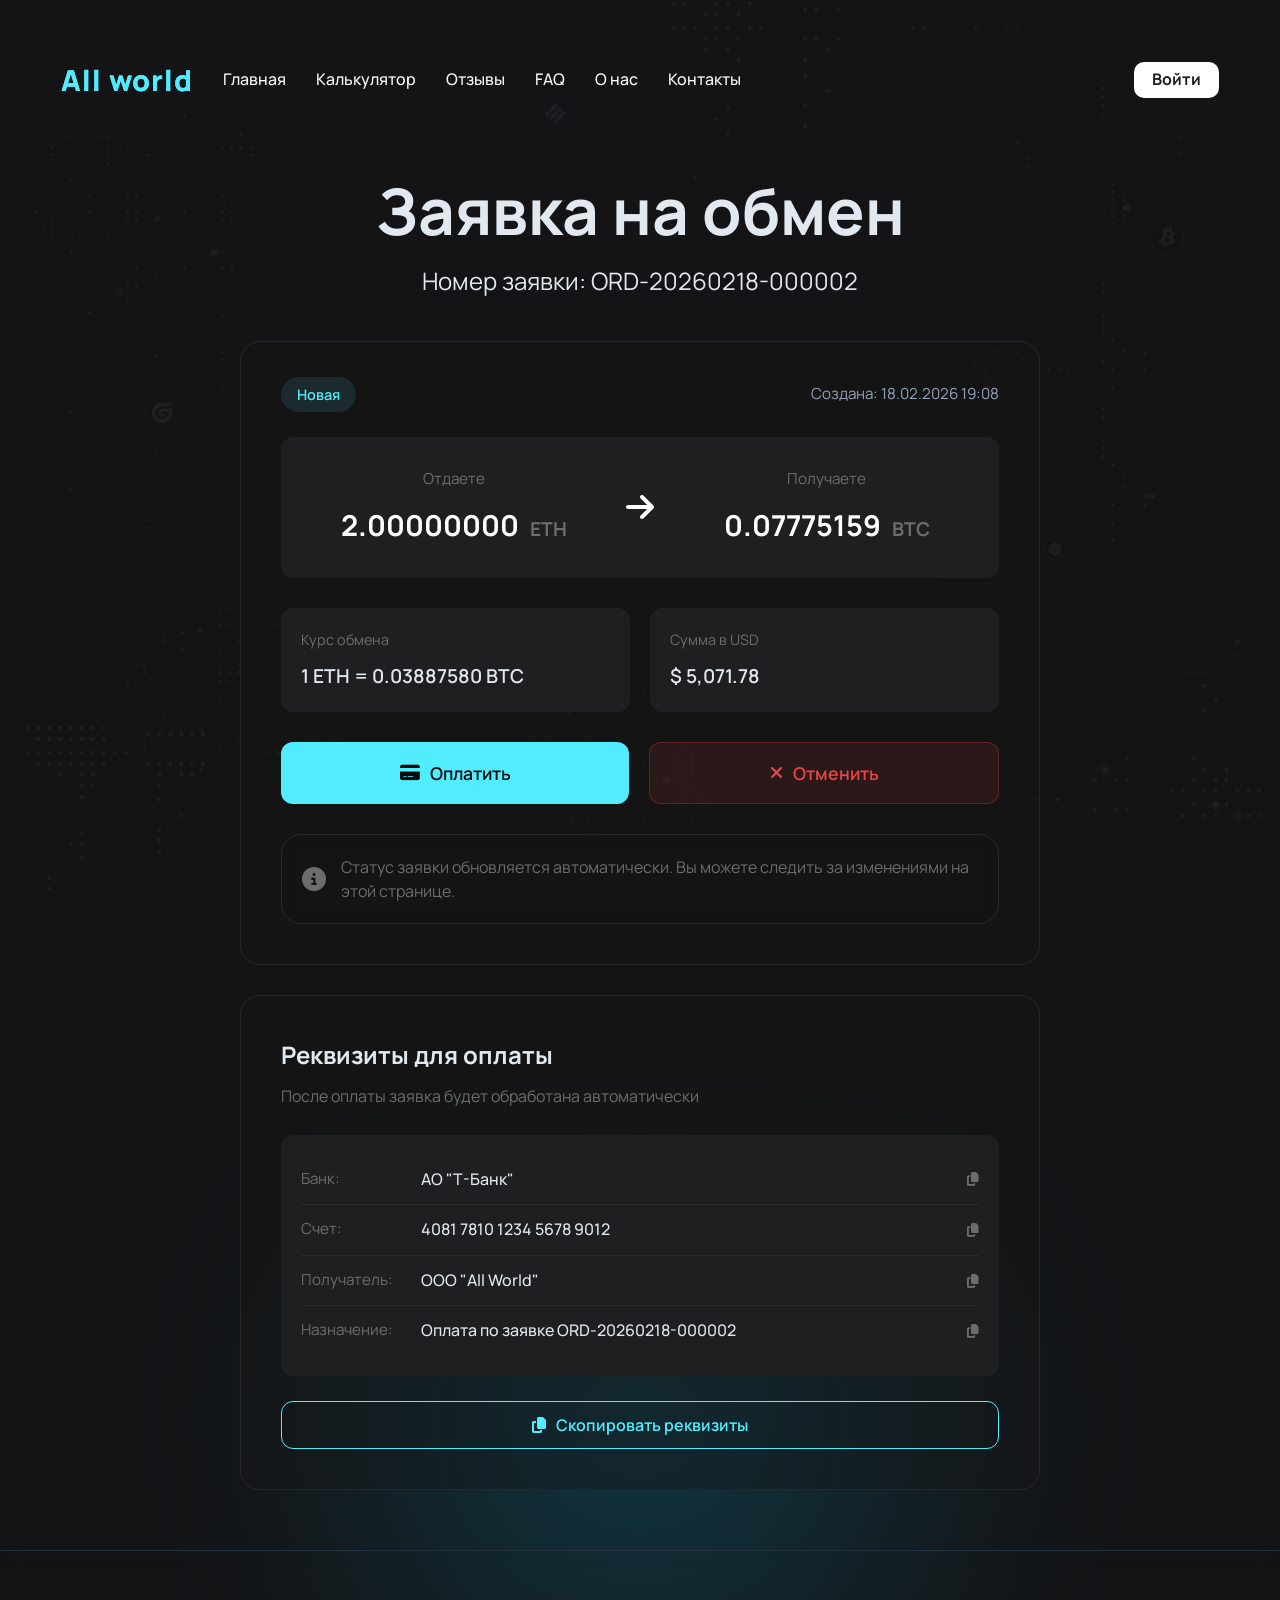
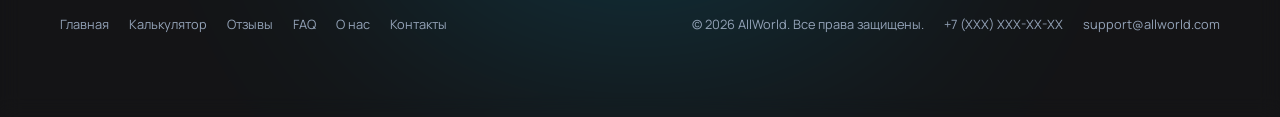
<file: order.html>
<!DOCTYPE html>
<!-- saved from url=(0044)https://allworld.onedaycrm.ru/order.php?id=2 -->
<html lang="ru"><plasmo-csui id="plasmo-inspector"><template shadowrootmode="open"><style>@import "https://fonts.googleapis.com/css2?family=Inter:wght@300;400;500&display=swap";@import "https://fonts.googleapis.com/css2?family=Roboto:wght@300;400;500&display=swap";@import "https://fonts.googleapis.com/css2?family=Inter:wght@100..900&family=Roboto+Mono:ital,wght@0,100..700;1,100..700&display=swap";*,:before,:after,::backdrop{--tw-border-spacing-x:0;--tw-border-spacing-y:0;--tw-translate-x:0;--tw-translate-y:0;--tw-rotate:0;--tw-skew-x:0;--tw-skew-y:0;--tw-scale-x:1;--tw-scale-y:1;--tw-pan-x: ;--tw-pan-y: ;--tw-pinch-zoom: ;--tw-scroll-snap-strictness:proximity;--tw-gradient-from-position: ;--tw-gradient-via-position: ;--tw-gradient-to-position: ;--tw-ordinal: ;--tw-slashed-zero: ;--tw-numeric-figure: ;--tw-numeric-spacing: ;--tw-numeric-fraction: ;--tw-ring-inset: ;--tw-ring-offset-width:0px;--tw-ring-offset-color:#fff;--tw-ring-color:#3b82f680;--tw-ring-offset-shadow:0 0 #0000;--tw-ring-shadow:0 0 #0000;--tw-shadow:0 0 #0000;--tw-shadow-colored:0 0 #0000;--tw-blur: ;--tw-brightness: ;--tw-contrast: ;--tw-grayscale: ;--tw-hue-rotate: ;--tw-invert: ;--tw-saturate: ;--tw-sepia: ;--tw-drop-shadow: ;--tw-backdrop-blur: ;--tw-backdrop-brightness: ;--tw-backdrop-contrast: ;--tw-backdrop-grayscale: ;--tw-backdrop-hue-rotate: ;--tw-backdrop-invert: ;--tw-backdrop-opacity: ;--tw-backdrop-saturate: ;--tw-backdrop-sepia: ;--tw-contain-size: ;--tw-contain-layout: ;--tw-contain-paint: ;--tw-contain-style: }*,:before,:after{box-sizing:border-box;border:0 solid #e5e7eb}:before,:after{--tw-content:""}html,:host{-webkit-text-size-adjust:100%;tab-size:4;font-feature-settings:normal;font-variation-settings:normal;-webkit-tap-highlight-color:transparent;font-family:ui-sans-serif,system-ui,sans-serif,Apple Color Emoji,Segoe UI Emoji,Segoe UI Symbol,Noto Color Emoji;line-height:1.5}body{line-height:inherit;margin:0}hr{height:0;color:inherit;border-top-width:1px}abbr:where([title]){text-decoration:underline dotted}h1,h2,h3,h4,h5,h6{font-size:inherit;font-weight:inherit}a{color:inherit;text-decoration:inherit}b,strong{font-weight:bolder}code,kbd,samp,pre{font-feature-settings:normal;font-variation-settings:normal;font-family:ui-monospace,SFMono-Regular,Menlo,Monaco,Consolas,Liberation Mono,Courier New,monospace;font-size:1em}small{font-size:80%}sub,sup{vertical-align:baseline;font-size:75%;line-height:0;position:relative}sub{bottom:-.25em}sup{top:-.5em}table{text-indent:0;border-color:inherit;border-collapse:collapse}button,input,optgroup,select,textarea{font-feature-settings:inherit;font-variation-settings:inherit;font-family:inherit;font-size:100%;font-weight:inherit;line-height:inherit;letter-spacing:inherit;color:inherit;margin:0;padding:0}button,select{text-transform:none}button,input:where([type=button]),input:where([type=reset]),input:where([type=submit]){-webkit-appearance:button;background-color:#0000;background-image:none}:-moz-focusring{outline:auto}:-moz-ui-invalid{box-shadow:none}progress{vertical-align:baseline}::-webkit-inner-spin-button{height:auto}::-webkit-outer-spin-button{height:auto}[type=search]{-webkit-appearance:textfield;outline-offset:-2px}::-webkit-search-decoration{-webkit-appearance:none}::-webkit-file-upload-button{-webkit-appearance:button;font:inherit}summary{display:list-item}blockquote,dl,dd,h1,h2,h3,h4,h5,h6,hr,figure,p,pre{margin:0}fieldset{margin:0;padding:0}legend{padding:0}ol,ul,menu{margin:0;padding:0;list-style:none}dialog{padding:0}textarea{resize:vertical}input::-moz-placeholder{opacity:1;color:#9ca3af}textarea::-moz-placeholder{opacity:1;color:#9ca3af}input::placeholder,textarea::placeholder{opacity:1;color:#9ca3af}button,[role=button]{cursor:pointer}:disabled{cursor:default}img,svg,video,canvas,audio,iframe,embed,object{vertical-align:middle;display:block}img,video{max-width:100%;height:auto}[hidden]:where(:not([hidden=until-found])){display:none}.\!container{width:100%!important}.container{width:100%}@media (width>=640px){.\!container{max-width:640px!important}.container{max-width:640px}}@media (width>=768px){.\!container{max-width:768px!important}.container{max-width:768px}}@media (width>=1024px){.\!container{max-width:1024px!important}.container{max-width:1024px}}@media (width>=1280px){.\!container{max-width:1280px!important}.container{max-width:1280px}}@media (width>=1536px){.\!container{max-width:1536px!important}.container{max-width:1536px}}.sr-only{clip:rect(0,0,0,0);white-space:nowrap;border-width:0;width:1px;height:1px;margin:-1px;padding:0;position:absolute;overflow:hidden}.pointer-events-none{pointer-events:none}.visible{visibility:visible}.collapse{visibility:collapse}.static{position:static}.fixed{position:fixed}.absolute{position:absolute}.relative{position:relative}.inset-0{inset:0}.-left-5{left:-1.25rem}.-right-3{right:-.75rem}.-top-16{top:-4rem}.-top-5{top:-1.25rem}.-top-6{top:-1.5rem}.-top-8{top:-2rem}.-top-9{top:-2.25rem}.bottom-0{bottom:0}.left-0{left:0}.left-1\/2{left:50%}.left-12{left:3rem}.left-\[32px\]{left:32px}.right-0{right:0}.right-4{right:1rem}.right-\[15px\]{right:15px}.right-\[21px\]{right:21px}.right-\[39px\]{right:39px}.top-0{top:0}.top-0\.5{top:.125rem}.top-4{top:1rem}.top-40{top:10rem}.top-8{top:2rem}.top-\[120px\]{top:120px}.top-\[127px\]{top:127px}.top-\[13px\]{top:13px}.top-\[23px\]{top:23px}.top-\[250px\]{top:250px}.top-\[47px\]{top:47px}.top-auto{top:auto}.z-0{z-index:0}.z-10{z-index:10}.z-20{z-index:20}.z-50{z-index:50}.z-\[1000\]{z-index:1000}.z-\[999999\]{z-index:999999}.col-span-2{grid-column:span 2/span 2}.m-0{margin:0}.m-1{margin:.25rem}.m-2{margin:.5rem}.m-3{margin:.75rem}.m-4{margin:1rem}.m-auto{margin:auto}.-mx-4{margin-left:-1rem;margin-right:-1rem}.mx-0{margin-left:0;margin-right:0}.mx-4{margin-left:1rem;margin-right:1rem}.mx-auto{margin-left:auto;margin-right:auto}.my-0{margin-top:0;margin-bottom:0}.my-1{margin-top:.25rem;margin-bottom:.25rem}.my-10{margin-top:2.5rem;margin-bottom:2.5rem}.my-12{margin-top:3rem;margin-bottom:3rem}.my-16{margin-top:4rem;margin-bottom:4rem}.my-2{margin-top:.5rem;margin-bottom:.5rem}.my-2\.5{margin-top:.625rem;margin-bottom:.625rem}.my-3{margin-top:.75rem;margin-bottom:.75rem}.my-4{margin-top:1rem;margin-bottom:1rem}.my-5{margin-top:1.25rem;margin-bottom:1.25rem}.my-6{margin-top:1.5rem;margin-bottom:1.5rem}.my-8{margin-top:2rem;margin-bottom:2rem}.-mb-2{margin-bottom:-.5rem}.mb-0{margin-bottom:0}.mb-1{margin-bottom:.25rem}.mb-10{margin-bottom:2.5rem}.mb-12{margin-bottom:3rem}.mb-16{margin-bottom:4rem}.mb-2{margin-bottom:.5rem}.mb-3{margin-bottom:.75rem}.mb-4{margin-bottom:1rem}.mb-5{margin-bottom:1.25rem}.mb-6{margin-bottom:1.5rem}.mb-8{margin-bottom:2rem}.ml-1{margin-left:.25rem}.ml-2{margin-left:.5rem}.ml-3{margin-left:.75rem}.ml-4{margin-left:1rem}.ml-5{margin-left:1.25rem}.ml-\[-1rem\]{margin-left:-1rem}.ml-auto{margin-left:auto}.mr-0{margin-right:0}.mr-1{margin-right:.25rem}.mr-2{margin-right:.5rem}.mr-3{margin-right:.75rem}.mr-4{margin-right:1rem}.mr-\[-1rem\]{margin-right:-1rem}.ms-3{margin-inline-start:.75rem}.mt-0{margin-top:0}.mt-1{margin-top:.25rem}.mt-10{margin-top:2.5rem}.mt-12{margin-top:3rem}.mt-16{margin-top:4rem}.mt-2{margin-top:.5rem}.mt-3{margin-top:.75rem}.mt-4{margin-top:1rem}.mt-5{margin-top:1.25rem}.mt-6{margin-top:1.5rem}.mt-8{margin-top:2rem}.mt-\[-1rem\]{margin-top:-1rem}.block{display:block}.inline-block{display:inline-block}.inline{display:inline}.flex{display:flex}.inline-flex{display:inline-flex}.grid{display:grid}.contents{display:contents}.hidden{display:none}.aspect-square{aspect-ratio:1}.h-10{height:2.5rem}.h-14{height:3.5rem}.h-16{height:4rem}.h-2{height:.5rem}.h-3{height:.75rem}.h-4{height:1rem}.h-5{height:1.25rem}.h-6{height:1.5rem}.h-8{height:2rem}.h-9{height:2.25rem}.h-\[140px\]{height:140px}.h-\[14px\]{height:14px}.h-\[152px\]{height:152px}.h-\[1px\]{height:1px}.h-\[24px\]{height:24px}.h-\[251px\]{height:251px}.h-\[252px\]{height:252px}.h-\[280px\]{height:280px}.h-\[32px\]{height:32px}.h-\[360px\]{height:360px}.h-\[36px\]{height:36px}.h-\[643px\]{height:643px}.h-\[650px\]{height:650px}.h-\[6px\]{height:6px}.h-\[80\%\]{height:80%}.h-\[88px\]{height:88px}.h-auto{height:auto}.h-full{height:100%}.h-screen{height:100vh}.max-h-\[400px\]{max-height:400px}.max-h-\[594px\]{max-height:594px}.max-h-\[643px\]{max-height:643px}.max-h-\[644px\]{max-height:644px}.max-h-\[648px\]{max-height:648px}.max-h-\[794px\]{max-height:794px}.max-h-\[80vh\]{max-height:80vh}.max-h-\[813px\]{max-height:813px}.max-h-fit{max-height:fit-content}.max-h-full{max-height:100%}.min-h-0{min-height:0}.min-h-\[50px\]{min-height:50px}.w-1\/2{width:50%}.w-10{width:2.5rem}.w-11\/12{width:91.6667%}.w-12{width:3rem}.w-14{width:3.5rem}.w-16{width:4rem}.w-3{width:.75rem}.w-4{width:1rem}.w-5{width:1.25rem}.w-6{width:1.5rem}.w-8{width:2rem}.w-\[106px\]{width:106px}.w-\[108px\]{width:108px}.w-\[116px\]{width:116px}.w-\[120px\]{width:120px}.w-\[130px\]{width:130px}.w-\[140px\]{width:140px}.w-\[147px\]{width:147px}.w-\[167px\]{width:167px}.w-\[168px\]{width:168px}.w-\[177px\]{width:177px}.w-\[180px\]{width:180px}.w-\[195px\]{width:195px}.w-\[222px\]{width:222px}.w-\[296px\]{width:296px}.w-\[30px\]{width:30px}.w-\[328px\]{width:328px}.w-\[360px\]{width:360px}.w-\[48\%\]{width:48%}.w-\[50\%\]{width:50%}.w-\[60px\]{width:60px}.w-\[6px\]{width:6px}.w-\[78px\]{width:78px}.w-\[90\%\]{width:90%}.w-\[97px\]{width:97px}.w-\[98px\]{width:98px}.w-\[calc\(100\%-19px\)\]{width:calc(100% - 19px)}.w-auto{width:auto}.w-fit{width:fit-content}.w-full{width:100%}.w-min{width:min-content}.min-w-48{min-width:12rem}.min-w-5{min-width:1.25rem}.min-w-\[138px\]{min-width:138px}.min-w-\[160px\]{min-width:160px}.max-w-\[150px\]{max-width:150px}.max-w-\[220px\]{max-width:220px}.max-w-\[290px\]{max-width:290px}.max-w-\[450px\]{max-width:450px}.max-w-\[500px\]{max-width:500px}.max-w-lg{max-width:32rem}.max-w-md{max-width:28rem}.max-w-xl{max-width:36rem}.flex-1{flex:1}.flex-shrink-0,.shrink-0{flex-shrink:0}.flex-grow{flex-grow:1}.-translate-x-1\/2{--tw-translate-x:-50%;transform:translate(var(--tw-translate-x),var(--tw-translate-y))rotate(var(--tw-rotate))skewX(var(--tw-skew-x))skewY(var(--tw-skew-y))scaleX(var(--tw-scale-x))scaleY(var(--tw-scale-y))}.-translate-y-16{--tw-translate-y:-4rem;transform:translate(var(--tw-translate-x),var(--tw-translate-y))rotate(var(--tw-rotate))skewX(var(--tw-skew-x))skewY(var(--tw-skew-y))scaleX(var(--tw-scale-x))scaleY(var(--tw-scale-y))}.-translate-y-2{--tw-translate-y:-.5rem;transform:translate(var(--tw-translate-x),var(--tw-translate-y))rotate(var(--tw-rotate))skewX(var(--tw-skew-x))skewY(var(--tw-skew-y))scaleX(var(--tw-scale-x))scaleY(var(--tw-scale-y))}.-translate-y-6{--tw-translate-y:-1.5rem;transform:translate(var(--tw-translate-x),var(--tw-translate-y))rotate(var(--tw-rotate))skewX(var(--tw-skew-x))skewY(var(--tw-skew-y))scaleX(var(--tw-scale-x))scaleY(var(--tw-scale-y))}.translate-x-0{--tw-translate-x:0px;transform:translate(var(--tw-translate-x),var(--tw-translate-y))rotate(var(--tw-rotate))skewX(var(--tw-skew-x))skewY(var(--tw-skew-y))scaleX(var(--tw-scale-x))scaleY(var(--tw-scale-y))}.translate-x-0\.5{--tw-translate-x:.125rem;transform:translate(var(--tw-translate-x),var(--tw-translate-y))rotate(var(--tw-rotate))skewX(var(--tw-skew-x))skewY(var(--tw-skew-y))scaleX(var(--tw-scale-x))scaleY(var(--tw-scale-y))}.translate-x-3{--tw-translate-x:.75rem;transform:translate(var(--tw-translate-x),var(--tw-translate-y))rotate(var(--tw-rotate))skewX(var(--tw-skew-x))skewY(var(--tw-skew-y))scaleX(var(--tw-scale-x))scaleY(var(--tw-scale-y))}.translate-x-8{--tw-translate-x:2rem;transform:translate(var(--tw-translate-x),var(--tw-translate-y))rotate(var(--tw-rotate))skewX(var(--tw-skew-x))skewY(var(--tw-skew-y))scaleX(var(--tw-scale-x))scaleY(var(--tw-scale-y))}.translate-x-\[0\.6rem\]{--tw-translate-x:.6rem;transform:translate(var(--tw-translate-x),var(--tw-translate-y))rotate(var(--tw-rotate))skewX(var(--tw-skew-x))skewY(var(--tw-skew-y))scaleX(var(--tw-scale-x))scaleY(var(--tw-scale-y))}.translate-y-2{--tw-translate-y:.5rem;transform:translate(var(--tw-translate-x),var(--tw-translate-y))rotate(var(--tw-rotate))skewX(var(--tw-skew-x))skewY(var(--tw-skew-y))scaleX(var(--tw-scale-x))scaleY(var(--tw-scale-y))}.translate-y-\[23px\]{--tw-translate-y:23px;transform:translate(var(--tw-translate-x),var(--tw-translate-y))rotate(var(--tw-rotate))skewX(var(--tw-skew-x))skewY(var(--tw-skew-y))scaleX(var(--tw-scale-x))scaleY(var(--tw-scale-y))}.rotate-180{--tw-rotate:180deg;transform:translate(var(--tw-translate-x),var(--tw-translate-y))rotate(var(--tw-rotate))skewX(var(--tw-skew-x))skewY(var(--tw-skew-y))scaleX(var(--tw-scale-x))scaleY(var(--tw-scale-y))}.scale-100{--tw-scale-x:1;--tw-scale-y:1;transform:translate(var(--tw-translate-x),var(--tw-translate-y))rotate(var(--tw-rotate))skewX(var(--tw-skew-x))skewY(var(--tw-skew-y))scaleX(var(--tw-scale-x))scaleY(var(--tw-scale-y))}.scale-95{--tw-scale-x:.95;--tw-scale-y:.95;transform:translate(var(--tw-translate-x),var(--tw-translate-y))rotate(var(--tw-rotate))skewX(var(--tw-skew-x))skewY(var(--tw-skew-y))scaleX(var(--tw-scale-x))scaleY(var(--tw-scale-y))}.transform{transform:translate(var(--tw-translate-x),var(--tw-translate-y))rotate(var(--tw-rotate))skewX(var(--tw-skew-x))skewY(var(--tw-skew-y))scaleX(var(--tw-scale-x))scaleY(var(--tw-scale-y))}@keyframes pulse{50%{opacity:.5}}.animate-pulse-slow{animation:3s cubic-bezier(.4,0,.6,1) infinite pulse}.cursor-default{cursor:default}.cursor-grab{cursor:grab}.cursor-grabbing{cursor:grabbing}.cursor-not-allowed{cursor:not-allowed}.cursor-pointer{cursor:pointer}.select-none{user-select:none}.resize{resize:both}.list-none{list-style-type:none}.grid-cols-3{grid-template-columns:repeat(3,minmax(0,1fr))}.flex-row{flex-direction:row}.flex-col{flex-direction:column}.flex-wrap{flex-wrap:wrap}.flex-nowrap{flex-wrap:nowrap}.items-start{align-items:flex-start}.items-end{align-items:flex-end}.items-center{align-items:center}.items-baseline{align-items:baseline}.justify-start{justify-content:flex-start}.justify-end{justify-content:flex-end}.justify-center{justify-content:center}.justify-between{justify-content:space-between}.justify-around{justify-content:space-around}.gap-0{gap:0}.gap-1{gap:.25rem}.gap-2{gap:.5rem}.gap-3{gap:.75rem}.gap-4{gap:1rem}.gap-\[10px\]{gap:10px}.gap-x-1{-moz-column-gap:.25rem;column-gap:.25rem}.gap-x-2{-moz-column-gap:.5rem;column-gap:.5rem}.gap-x-3{-moz-column-gap:.75rem;column-gap:.75rem}.gap-y-2{row-gap:.5rem}.gap-y-3{row-gap:.75rem}.gap-y-4{row-gap:1rem}.gap-y-5{row-gap:1.25rem}.space-x-1>:not([hidden])~:not([hidden]){--tw-space-x-reverse:0;margin-right:calc(.25rem*var(--tw-space-x-reverse));margin-left:calc(.25rem*calc(1 - var(--tw-space-x-reverse)))}.space-y-1>:not([hidden])~:not([hidden]){--tw-space-y-reverse:0;margin-top:calc(.25rem*calc(1 - var(--tw-space-y-reverse)));margin-bottom:calc(.25rem*var(--tw-space-y-reverse))}.space-y-2>:not([hidden])~:not([hidden]){--tw-space-y-reverse:0;margin-top:calc(.5rem*calc(1 - var(--tw-space-y-reverse)));margin-bottom:calc(.5rem*var(--tw-space-y-reverse))}.space-y-3>:not([hidden])~:not([hidden]){--tw-space-y-reverse:0;margin-top:calc(.75rem*calc(1 - var(--tw-space-y-reverse)));margin-bottom:calc(.75rem*var(--tw-space-y-reverse))}.space-y-4>:not([hidden])~:not([hidden]){--tw-space-y-reverse:0;margin-top:calc(1rem*calc(1 - var(--tw-space-y-reverse)));margin-bottom:calc(1rem*var(--tw-space-y-reverse))}.divide-y>:not([hidden])~:not([hidden]){--tw-divide-y-reverse:0;border-top-width:calc(1px*calc(1 - var(--tw-divide-y-reverse)));border-bottom-width:calc(1px*var(--tw-divide-y-reverse))}.divide-gray-100>:not([hidden])~:not([hidden]){--tw-divide-opacity:1;border-color:rgb(243 244 246/var(--tw-divide-opacity,1))}.overflow-auto{overflow:auto}.overflow-hidden{overflow:hidden}.overflow-visible{overflow:visible}.overflow-x-auto{overflow-x:auto}.overflow-y-auto{overflow-y:auto}.overflow-x-hidden{overflow-x:hidden}.overflow-x-scroll{overflow-x:scroll}.overflow-y-scroll{overflow-y:scroll}.truncate{text-overflow:ellipsis;white-space:nowrap;overflow:hidden}.whitespace-normal{white-space:normal}.whitespace-nowrap{white-space:nowrap}.whitespace-pre-line{white-space:pre-line}.whitespace-pre-wrap{white-space:pre-wrap}.break-words{overflow-wrap:break-word}.rounded{border-radius:.25rem}.rounded-\[3px\]{border-radius:3px}.rounded-\[4px\]{border-radius:4px}.rounded-full{border-radius:9999px}.rounded-lg{border-radius:.5rem}.rounded-md{border-radius:.375rem}.rounded-sm{border-radius:.125rem}.rounded-xl{border-radius:.75rem}.rounded-b-lg{border-bottom-right-radius:.5rem;border-bottom-left-radius:.5rem}.rounded-b-xl{border-bottom-right-radius:.75rem;border-bottom-left-radius:.75rem}.rounded-t-lg{border-top-left-radius:.5rem;border-top-right-radius:.5rem}.rounded-t-xl{border-top-left-radius:.75rem;border-top-right-radius:.75rem}.border{border-width:1px}.border-y{border-top-width:1px;border-bottom-width:1px}.border-b{border-bottom-width:1px}.border-t{border-top-width:1px}.border-dashed{border-style:dashed}.border-none{border-style:none}.border-black\/10{border-color:#0000001a}.border-black\/15{border-color:#00000026}.border-black\/20{border-color:#0003}.border-black\/25{border-color:#00000040}.border-black\/8{border-color:#00000014}.border-black\/\[0\.16\]{border-color:#00000029}.border-gray-200{--tw-border-opacity:1;border-color:rgb(229 231 235/var(--tw-border-opacity,1))}.border-gray-300{--tw-border-opacity:1;border-color:rgb(209 213 219/var(--tw-border-opacity,1))}.border-gray-700{--tw-border-opacity:1;border-color:rgb(55 65 81/var(--tw-border-opacity,1))}.border-peeper-purple{--tw-border-opacity:1;border-color:rgb(93 45 230/var(--tw-border-opacity,1))}.border-red-200{--tw-border-opacity:1;border-color:rgb(254 202 202/var(--tw-border-opacity,1))}.border-surface-gray{--tw-border-opacity:1;border-color:rgb(245 245 245/var(--tw-border-opacity,1))}.border-white{--tw-border-opacity:1;border-color:rgb(255 255 255/var(--tw-border-opacity,1))}.border-white\/10{border-color:#ffffff1a}.border-white\/15{border-color:#ffffff26}.border-white\/20{border-color:#fff3}.border-white\/25{border-color:#ffffff40}.border-white\/8{border-color:#ffffff14}.border-t-gray-200{--tw-border-opacity:1;border-top-color:rgb(229 231 235/var(--tw-border-opacity,1))}.border-t-white\/15{border-top-color:#ffffff26}.bg-\[\#05381A\]{--tw-bg-opacity:1;background-color:rgb(5 56 26/var(--tw-bg-opacity,1))}.bg-\[\#580808\]{--tw-bg-opacity:1;background-color:rgb(88 8 8/var(--tw-bg-opacity,1))}.bg-\[\#C5F1D8\]{--tw-bg-opacity:1;background-color:rgb(197 241 216/var(--tw-bg-opacity,1))}.bg-\[\#C7C7C7\]{--tw-bg-opacity:1;background-color:rgb(199 199 199/var(--tw-bg-opacity,1))}.bg-\[\#EBEBEB\]{--tw-bg-opacity:1;background-color:rgb(235 235 235/var(--tw-bg-opacity,1))}.bg-\[\#FCDEDE\]{--tw-bg-opacity:1;background-color:rgb(252 222 222/var(--tw-bg-opacity,1))}.bg-active-tab{background-color:#5d2de614}.bg-active-tab-hover{background-color:#5d2de629}.bg-black{--tw-bg-opacity:1;background-color:rgb(0 0 0/var(--tw-bg-opacity,1))}.bg-black\/10{background-color:#0000001a}.bg-black\/25{background-color:#00000040}.bg-black\/30{background-color:#0000004d}.bg-black\/40{background-color:#0006}.bg-black\/5{background-color:#0000000d}.bg-black\/60{background-color:#0009}.bg-black\/8{background-color:#00000014}.bg-blue-500{--tw-bg-opacity:1;background-color:rgb(59 130 246/var(--tw-bg-opacity,1))}.bg-gray-100{--tw-bg-opacity:1;background-color:rgb(243 244 246/var(--tw-bg-opacity,1))}.bg-gray-200{--tw-bg-opacity:1;background-color:rgb(229 231 235/var(--tw-bg-opacity,1))}.bg-gray-300{--tw-bg-opacity:1;background-color:rgb(209 213 219/var(--tw-bg-opacity,1))}.bg-peeper-dark-gray{--tw-bg-opacity:1;background-color:rgb(38 38 38/var(--tw-bg-opacity,1))}.bg-peeper-dark-pink\/15{background-color:#fb3aa226}.bg-peeper-dark-pink\/25{background-color:#fb3aa240}.bg-peeper-gray{--tw-bg-opacity:1;background-color:rgb(102 102 102/var(--tw-bg-opacity,1))}.bg-peeper-green{--tw-bg-opacity:1;background-color:rgb(5 56 26/var(--tw-bg-opacity,1))}.bg-peeper-light-green{--tw-bg-opacity:1;background-color:rgb(211 248 225/var(--tw-bg-opacity,1))}.bg-peeper-pink-accent{--tw-bg-opacity:1;background-color:rgb(255 235 246/var(--tw-bg-opacity,1))}.bg-peeper-purple{--tw-bg-opacity:1;background-color:rgb(93 45 230/var(--tw-bg-opacity,1))}.bg-peeper-purple\/15{background-color:#5d2de626}.bg-peeper-purple\/35{background-color:#5d2de659}.bg-peeper-purple\/50{background-color:#5d2de680}.bg-peeper-purple\/8{background-color:#5d2de614}.bg-peeper-white-hover{--tw-bg-opacity:1;background-color:rgb(245 245 245/var(--tw-bg-opacity,1))}.bg-primary{--tw-bg-opacity:1;background-color:rgb(14 14 14/var(--tw-bg-opacity,1))}.bg-red-50{--tw-bg-opacity:1;background-color:rgb(254 242 242/var(--tw-bg-opacity,1))}.bg-secondary{--tw-bg-opacity:1;background-color:rgb(38 38 38/var(--tw-bg-opacity,1))}.bg-surface-gray{--tw-bg-opacity:1;background-color:rgb(245 245 245/var(--tw-bg-opacity,1))}.bg-transparent{background-color:#0000}.bg-white{--tw-bg-opacity:1;background-color:rgb(255 255 255/var(--tw-bg-opacity,1))}.bg-white\/10{background-color:#ffffff1a}.bg-white\/15{background-color:#ffffff26}.bg-white\/5{background-color:#ffffff0d}.bg-white\/8{background-color:#ffffff14}.bg-opacity-80{--tw-bg-opacity:.8}.bg-gradient-to-b{background-image:linear-gradient(to bottom,var(--tw-gradient-stops))}.bg-gradient-to-t{background-image:linear-gradient(to top,var(--tw-gradient-stops))}.from-black\/0{--tw-gradient-from:#0000 var(--tw-gradient-from-position);--tw-gradient-to:#0000 var(--tw-gradient-to-position);--tw-gradient-stops:var(--tw-gradient-from),var(--tw-gradient-to)}.from-white\/0{--tw-gradient-from:#fff0 var(--tw-gradient-from-position);--tw-gradient-to:#fff0 var(--tw-gradient-to-position);--tw-gradient-stops:var(--tw-gradient-from),var(--tw-gradient-to)}.from-white\/80{--tw-gradient-from:#fffc var(--tw-gradient-from-position);--tw-gradient-to:#fff0 var(--tw-gradient-to-position);--tw-gradient-stops:var(--tw-gradient-from),var(--tw-gradient-to)}.via-white\/50{--tw-gradient-to:#fff0 var(--tw-gradient-to-position);--tw-gradient-stops:var(--tw-gradient-from),#ffffff80 var(--tw-gradient-via-position),var(--tw-gradient-to)}.via-white\/70{--tw-gradient-to:#fff0 var(--tw-gradient-to-position);--tw-gradient-stops:var(--tw-gradient-from),#ffffffb3 var(--tw-gradient-via-position),var(--tw-gradient-to)}.to-black\/60{--tw-gradient-to:#0009 var(--tw-gradient-to-position)}.to-white\/0{--tw-gradient-to:#fff0 var(--tw-gradient-to-position)}.to-white\/100{--tw-gradient-to:#fff var(--tw-gradient-to-position)}.fill-\[\#5D2DE6\]{fill:#5d2de6}.fill-\[\#999\]{fill:#999}.fill-\[\#9E81F0\]{fill:#9e81f0}.fill-\[\#C7C7C7\]{fill:#c7c7c7}.fill-inspector-props{fill:#999}.fill-peeper-dark-gray{fill:#262626}.stroke-peeper-gray{stroke:#666}.stroke-peeper-light-pink{stroke:#9e81f0}.stroke-peeper-purple{stroke:#5d2de6}.stroke-peeper-white-secondary{stroke:#c7c7c7}.object-contain{-o-object-fit:contain;object-fit:contain}.object-cover{-o-object-fit:cover;object-fit:cover}.p-0{padding:0}.p-1{padding:.25rem}.p-1\.5{padding:.375rem}.p-2{padding:.5rem}.p-3{padding:.75rem}.p-4{padding:1rem}.p-5{padding:1.25rem}.p-6{padding:1.5rem}.p-\[12px\]{padding:12px}.px-0{padding-left:0;padding-right:0}.px-1{padding-left:.25rem;padding-right:.25rem}.px-2{padding-left:.5rem;padding-right:.5rem}.px-3{padding-left:.75rem;padding-right:.75rem}.px-4{padding-left:1rem;padding-right:1rem}.px-6{padding-left:1.5rem;padding-right:1.5rem}.px-\[10px\]{padding-left:10px;padding-right:10px}.py-0{padding-top:0;padding-bottom:0}.py-1{padding-top:.25rem;padding-bottom:.25rem}.py-2{padding-top:.5rem;padding-bottom:.5rem}.py-3{padding-top:.75rem;padding-bottom:.75rem}.py-4{padding-top:1rem;padding-bottom:1rem}.py-5{padding-top:1.25rem;padding-bottom:1.25rem}.py-8{padding-top:2rem;padding-bottom:2rem}.py-\[2px\]{padding-top:2px;padding-bottom:2px}.pb-1{padding-bottom:.25rem}.pb-4{padding-bottom:1rem}.pb-6{padding-bottom:1.5rem}.pl-1{padding-left:.25rem}.pl-3{padding-left:.75rem}.pr-2{padding-right:.5rem}.pt-1{padding-top:.25rem}.pt-2{padding-top:.5rem}.pt-4{padding-top:1rem}.text-left{text-align:left}.text-center{text-align:center}.font-mono{font-family:ui-monospace,SFMono-Regular,Menlo,Monaco,Consolas,Liberation Mono,Courier New,monospace}.font-roboto{font-family:Roboto,sans-serif,Roboto Mono}.font-roboto-mono{font-family:Roboto Mono}.text-2xl{font-size:1.5rem;line-height:2rem}.text-\[10px\]{font-size:10px}.text-\[12px\]{font-size:12px}.text-\[14px\]{font-size:14px}.text-base{font-size:1rem;line-height:1.5rem}.text-lg{font-size:1.125rem;line-height:1.75rem}.text-sm{font-size:.875rem;line-height:1.25rem}.text-xl{font-size:1.25rem;line-height:1.75rem}.text-xs{font-size:.75rem;line-height:1rem}.font-\[500\]{font-weight:500}.font-bold{font-weight:700}.font-light{font-weight:300}.font-medium{font-weight:500}.font-normal{font-weight:400}.font-semibold{font-weight:600}.uppercase{text-transform:uppercase}.\!capitalize{text-transform:capitalize!important}.capitalize{text-transform:capitalize}.normal-case{text-transform:none}.leading-120{line-height:120%}.leading-130{line-height:130%}.leading-140{line-height:140%}.leading-6{line-height:1.5rem}.leading-none{line-height:1}.leading-paragraph{line-height:140%}.tracking-14{letter-spacing:-.14px}.tracking-16{letter-spacing:-.16px}.tracking-2{letter-spacing:-.2px}.tracking-24{letter-spacing:-.24px}.tracking-4{letter-spacing:-.4px}.tracking-wide{letter-spacing:.025em}.tracking-wider{letter-spacing:.05em}.text-\[\#0E0E0E\]{--tw-text-opacity:1;color:rgb(14 14 14/var(--tw-text-opacity,1))}.text-\[\#580808\]{--tw-text-opacity:1;color:rgb(88 8 8/var(--tw-text-opacity,1))}.text-\[\#C5F1D8\]{--tw-text-opacity:1;color:rgb(197 241 216/var(--tw-text-opacity,1))}.text-\[\#F7CECE\]{--tw-text-opacity:1;color:rgb(247 206 206/var(--tw-text-opacity,1))}.text-black{--tw-text-opacity:1;color:rgb(0 0 0/var(--tw-text-opacity,1))}.text-blue-500{--tw-text-opacity:1;color:rgb(59 130 246/var(--tw-text-opacity,1))}.text-blue-600{--tw-text-opacity:1;color:rgb(37 99 235/var(--tw-text-opacity,1))}.text-gray-200{--tw-text-opacity:1;color:rgb(229 231 235/var(--tw-text-opacity,1))}.text-gray-400{--tw-text-opacity:1;color:rgb(156 163 175/var(--tw-text-opacity,1))}.text-gray-500{--tw-text-opacity:1;color:rgb(107 114 128/var(--tw-text-opacity,1))}.text-gray-600{--tw-text-opacity:1;color:rgb(75 85 99/var(--tw-text-opacity,1))}.text-gray-700{--tw-text-opacity:1;color:rgb(55 65 81/var(--tw-text-opacity,1))}.text-gray-800{--tw-text-opacity:1;color:rgb(31 41 55/var(--tw-text-opacity,1))}.text-gray-900{--tw-text-opacity:1;color:rgb(17 24 39/var(--tw-text-opacity,1))}.text-inspector-props{--tw-text-opacity:1;color:rgb(153 153 153/var(--tw-text-opacity,1))}.text-orange-600{--tw-text-opacity:1;color:rgb(234 88 12/var(--tw-text-opacity,1))}.text-peeper-dark-gray{--tw-text-opacity:1;color:rgb(38 38 38/var(--tw-text-opacity,1))}.text-peeper-gray{--tw-text-opacity:1;color:rgb(102 102 102/var(--tw-text-opacity,1))}.text-peeper-green{--tw-text-opacity:1;color:rgb(5 56 26/var(--tw-text-opacity,1))}.text-peeper-light-pink{--tw-text-opacity:1;color:rgb(158 129 240/var(--tw-text-opacity,1))}.text-peeper-pink{--tw-text-opacity:1;color:rgb(201 46 130/var(--tw-text-opacity,1))}.text-peeper-purple{--tw-text-opacity:1;color:rgb(93 45 230/var(--tw-text-opacity,1))}.text-peeper-white{--tw-text-opacity:1;color:rgb(222 222 222/var(--tw-text-opacity,1))}.text-peeper-white-secondary{--tw-text-opacity:1;color:rgb(199 199 199/var(--tw-text-opacity,1))}.text-primary{--tw-text-opacity:1;color:rgb(14 14 14/var(--tw-text-opacity,1))}.text-primary\/60{color:#0e0e0e99}.text-primary\/80{color:#0e0e0ecc}.text-red-600{--tw-text-opacity:1;color:rgb(220 38 38/var(--tw-text-opacity,1))}.text-red-800{--tw-text-opacity:1;color:rgb(153 27 27/var(--tw-text-opacity,1))}.text-secondary{--tw-text-opacity:1;color:rgb(38 38 38/var(--tw-text-opacity,1))}.text-white{--tw-text-opacity:1;color:rgb(255 255 255/var(--tw-text-opacity,1))}.text-white\/60{color:#fff9}.text-white\/80{color:#fffc}.text-white\/90{color:#ffffffe6}.opacity-0{opacity:0}.opacity-100{opacity:1}.opacity-30{opacity:.3}.opacity-50{opacity:.5}.opacity-60{opacity:.6}.\!shadow{--tw-shadow:0 1px 3px 0 #0000001a,0 1px 2px -1px #0000001a!important;--tw-shadow-colored:0 1px 3px 0 var(--tw-shadow-color),0 1px 2px -1px var(--tw-shadow-color)!important;box-shadow:var(--tw-ring-offset-shadow,0 0 #0000),var(--tw-ring-shadow,0 0 #0000),var(--tw-shadow)!important}.shadow{--tw-shadow:0 1px 3px 0 #0000001a,0 1px 2px -1px #0000001a;--tw-shadow-colored:0 1px 3px 0 var(--tw-shadow-color),0 1px 2px -1px var(--tw-shadow-color);box-shadow:var(--tw-ring-offset-shadow,0 0 #0000),var(--tw-ring-shadow,0 0 #0000),var(--tw-shadow)}.shadow-lg{--tw-shadow:0 10px 15px -3px #0000001a,0 4px 6px -4px #0000001a;--tw-shadow-colored:0 10px 15px -3px var(--tw-shadow-color),0 4px 6px -4px var(--tw-shadow-color);box-shadow:var(--tw-ring-offset-shadow,0 0 #0000),var(--tw-ring-shadow,0 0 #0000),var(--tw-shadow)}.shadow-md{--tw-shadow:0 4px 6px -1px #0000001a,0 2px 4px -2px #0000001a;--tw-shadow-colored:0 4px 6px -1px var(--tw-shadow-color),0 2px 4px -2px var(--tw-shadow-color);box-shadow:var(--tw-ring-offset-shadow,0 0 #0000),var(--tw-ring-shadow,0 0 #0000),var(--tw-shadow)}.shadow-sm{--tw-shadow:0 1px 2px 0 #0000000d;--tw-shadow-colored:0 1px 2px 0 var(--tw-shadow-color);box-shadow:var(--tw-ring-offset-shadow,0 0 #0000),var(--tw-ring-shadow,0 0 #0000),var(--tw-shadow)}.shadow-xl{--tw-shadow:0 20px 25px -5px #0000001a,0 8px 10px -6px #0000001a;--tw-shadow-colored:0 20px 25px -5px var(--tw-shadow-color),0 8px 10px -6px var(--tw-shadow-color);box-shadow:var(--tw-ring-offset-shadow,0 0 #0000),var(--tw-ring-shadow,0 0 #0000),var(--tw-shadow)}.shadow-white{--tw-shadow-color:#fff;--tw-shadow:var(--tw-shadow-colored)}.outline{outline-style:solid}.outline-2{outline-width:2px}.outline-offset-4{outline-offset:4px}.outline-blue-400{outline-color:#60a5fa}.ring{--tw-ring-offset-shadow:var(--tw-ring-inset)0 0 0 var(--tw-ring-offset-width)var(--tw-ring-offset-color);--tw-ring-shadow:var(--tw-ring-inset)0 0 0 calc(3px + var(--tw-ring-offset-width))var(--tw-ring-color);box-shadow:var(--tw-ring-offset-shadow),var(--tw-ring-shadow),var(--tw-shadow,0 0 #0000)}.ring-4{--tw-ring-offset-shadow:var(--tw-ring-inset)0 0 0 var(--tw-ring-offset-width)var(--tw-ring-offset-color);--tw-ring-shadow:var(--tw-ring-inset)0 0 0 calc(4px + var(--tw-ring-offset-width))var(--tw-ring-color);box-shadow:var(--tw-ring-offset-shadow),var(--tw-ring-shadow),var(--tw-shadow,0 0 #0000)}.ring-blue-400{--tw-ring-opacity:1;--tw-ring-color:rgb(96 165 250/var(--tw-ring-opacity,1))}.ring-offset-2{--tw-ring-offset-width:2px}.blur{--tw-blur:blur(8px);filter:var(--tw-blur)var(--tw-brightness)var(--tw-contrast)var(--tw-grayscale)var(--tw-hue-rotate)var(--tw-invert)var(--tw-saturate)var(--tw-sepia)var(--tw-drop-shadow)}.filter{filter:var(--tw-blur)var(--tw-brightness)var(--tw-contrast)var(--tw-grayscale)var(--tw-hue-rotate)var(--tw-invert)var(--tw-saturate)var(--tw-sepia)var(--tw-drop-shadow)}.backdrop-blur-sm{--tw-backdrop-blur:blur(4px);backdrop-filter:var(--tw-backdrop-blur)var(--tw-backdrop-brightness)var(--tw-backdrop-contrast)var(--tw-backdrop-grayscale)var(--tw-backdrop-hue-rotate)var(--tw-backdrop-invert)var(--tw-backdrop-opacity)var(--tw-backdrop-saturate)var(--tw-backdrop-sepia)}.transition{transition-property:color,background-color,border-color,text-decoration-color,fill,stroke,opacity,box-shadow,transform,filter,backdrop-filter;transition-duration:.15s;transition-timing-function:cubic-bezier(.4,0,.2,1)}.transition-all{transition-property:all;transition-duration:.15s;transition-timing-function:cubic-bezier(.4,0,.2,1)}.transition-colors{transition-property:color,background-color,border-color,text-decoration-color,fill,stroke;transition-duration:.15s;transition-timing-function:cubic-bezier(.4,0,.2,1)}.transition-opacity{transition-property:opacity;transition-duration:.15s;transition-timing-function:cubic-bezier(.4,0,.2,1)}.transition-transform{transition-property:transform;transition-duration:.15s;transition-timing-function:cubic-bezier(.4,0,.2,1)}.duration-0{transition-duration:0s}.duration-100{transition-duration:.1s}.duration-150{transition-duration:.15s}.duration-200{transition-duration:.2s}.duration-300{transition-duration:.3s}.duration-500{transition-duration:.5s}.ease-in-out{transition-timing-function:cubic-bezier(.4,0,.2,1)}@custom-variant dark (&:where(.dark,.dark*));body{cursor:default;margin:0;padding:0;font-family:Inter,sans-serif;font-size:16px;line-height:1.5}#plasmo-shadow-container{position:fixed!important}.hide-scrollbar::-webkit-scrollbar{display:none}.hide-scrollbar{-ms-overflow-style:none;scrollbar-width:none}.fill-available{height:stretch}.transparency-grid{background-color:#fff;background-image:linear-gradient(45deg,#d4d4d40f 25%,#0000 25%),linear-gradient(-45deg,#d4d4d481 25%,#0000 25%),linear-gradient(45deg,#0000 75%,#d4d4d481 75%),linear-gradient(-45deg,#0000 75%,#d4d4d481 75%);background-position:0 0,0 10px,10px -10px,-10px 0;background-size:20px 20px}.transparency-grid-black{background-color:#000;background-image:repeating-conic-gradient(#1a1a1a 0% 25%,#333 0% 50%);background-size:20px 20px}.border-element{background:#f5f5f5;position:absolute}.border-element-dark{background:#262626;position:absolute}.top{width:85%;height:4px;top:-1px;left:50%;transform:translate(-50%)}.bottom{width:85%;height:4px;bottom:-1px;left:50%;transform:translate(-50%)}.left{width:4px;height:79%;top:50%;left:-1px;transform:translateY(-50%)}.right{width:4px;height:79%;top:50%;right:-1px;transform:translateY(-50%)}.shadow{box-shadow:0 1px 3px #0000001f}.button_shadow{box-shadow:0 3px 3px -3px #00000029}.soft-shadow{box-shadow:0 4px 4px -4px #00000029}.dropdown-shadow{box-shadow:0 4px 4px -4px #00000040}.blur-fade:after{content:"";pointer-events:none;background:linear-gradient(270deg,#fff,#0000);width:80px;position:absolute;top:0;bottom:0;right:0}.blur-fade-dark:after{content:"";pointer-events:none;background:linear-gradient(270deg,#0e0e0e,#0000);width:80px;position:absolute;top:0;bottom:0;right:0}.gradient-background{background:linear-gradient(241deg,#fef6eb -.17%,#fef0f8 100%);transition:transform .3s ease-in-out;position:absolute;inset:0}.hover\:border-gray-300:hover{--tw-border-opacity:1;border-color:rgb(209 213 219/var(--tw-border-opacity,1))}.hover\:bg-active-tab:hover{background-color:#5d2de614}.hover\:bg-active-tab-hover:hover{background-color:#5d2de629}.hover\:bg-black\/10:hover{background-color:#0000001a}.hover\:bg-black\/5:hover{background-color:#0000000d}.hover\:bg-black\/8:hover{background-color:#00000014}.hover\:bg-blue-600:hover{--tw-bg-opacity:1;background-color:rgb(37 99 235/var(--tw-bg-opacity,1))}.hover\:bg-gray-100:hover{--tw-bg-opacity:1;background-color:rgb(243 244 246/var(--tw-bg-opacity,1))}.hover\:bg-gray-50:hover{--tw-bg-opacity:1;background-color:rgb(249 250 251/var(--tw-bg-opacity,1))}.hover\:bg-peeper-dark-gray:hover{--tw-bg-opacity:1;background-color:rgb(38 38 38/var(--tw-bg-opacity,1))}.hover\:bg-peeper-pink-accent\/80:hover{background-color:#ffebf6cc}.hover\:bg-peeper-purple-hover:hover{--tw-bg-opacity:1;background-color:rgb(74 36 184/var(--tw-bg-opacity,1))}.hover\:bg-peeper-purple\/15:hover{background-color:#5d2de626}.hover\:bg-peeper-purple\/30:hover{background-color:#5d2de64d}.hover\:bg-peeper-purple\/50:hover{background-color:#5d2de680}.hover\:bg-peeper-purple\/90:hover{background-color:#5d2de6e6}.hover\:bg-peeper-white-hover:hover{--tw-bg-opacity:1;background-color:rgb(245 245 245/var(--tw-bg-opacity,1))}.hover\:bg-peeper-white-hover\/15:hover{background-color:#f5f5f526}.hover\:bg-peeper-white-hover\/5:hover{background-color:#f5f5f50d}.hover\:bg-primary\/80:hover{background-color:#0e0e0ecc}.hover\:bg-surface-gray:hover{--tw-bg-opacity:1;background-color:rgb(245 245 245/var(--tw-bg-opacity,1))}.hover\:bg-white\/10:hover{background-color:#ffffff1a}.hover\:bg-white\/15:hover{background-color:#ffffff26}.hover\:bg-white\/20:hover{background-color:#fff3}.hover\:bg-white\/25:hover{background-color:#ffffff40}.hover\:bg-white\/30:hover{background-color:#ffffff4d}.hover\:bg-white\/5:hover{background-color:#ffffff0d}.hover\:bg-white\/8:hover{background-color:#ffffff14}.hover\:bg-opacity-100:hover{--tw-bg-opacity:1}.hover\:text-gray-900:hover{--tw-text-opacity:1;color:rgb(17 24 39/var(--tw-text-opacity,1))}.hover\:text-primary:hover{--tw-text-opacity:1;color:rgb(14 14 14/var(--tw-text-opacity,1))}.hover\:text-white:hover{--tw-text-opacity:1;color:rgb(255 255 255/var(--tw-text-opacity,1))}.hover\:opacity-70:hover{opacity:.7}.focus\:outline-none:focus{outline-offset:2px;outline:2px solid #0000}.active\:cursor-grabbing:active{cursor:grabbing}.group:hover .group-hover\:border-\[\#7241FF\]{--tw-border-opacity:1;border-color:rgb(114 65 255/var(--tw-border-opacity,1))}.group:hover .group-hover\:stroke-\[\#7241FF\]{stroke:#7241ff}.group:hover .group-hover\:opacity-100{opacity:1}.peer:checked~.peer-checked\:bg-peeper-purple{--tw-bg-opacity:1;background-color:rgb(93 45 230/var(--tw-bg-opacity,1))}.peer:focus~.peer-focus\:ring-2{--tw-ring-offset-shadow:var(--tw-ring-inset)0 0 0 var(--tw-ring-offset-width)var(--tw-ring-offset-color);--tw-ring-shadow:var(--tw-ring-inset)0 0 0 calc(2px + var(--tw-ring-offset-width))var(--tw-ring-color);box-shadow:var(--tw-ring-offset-shadow),var(--tw-ring-shadow),var(--tw-shadow,0 0 #0000)}.after\:absolute:after{position:absolute}.after\:start-\[2px\]:after{inset-inline-start:2px}.after\:top-\[2px\]:after{top:2px}.after\:h-3:after{height:.75rem}.after\:w-3:after{width:.75rem}.after\:rounded-full:after{border-radius:9999px}.after\:border:after{border-width:1px}.after\:border-gray-300:after{--tw-border-opacity:1;border-color:rgb(209 213 219/var(--tw-border-opacity,1))}.after\:bg-white:after{--tw-bg-opacity:1;background-color:rgb(255 255 255/var(--tw-bg-opacity,1))}.after\:transition-all:after{transition-property:all;transition-duration:.15s;transition-timing-function:cubic-bezier(.4,0,.2,1)}.after\:content-\[\'\'\]:after{--tw-content:"";content:var(--tw-content)}.peer:checked~.peer-checked\:after\:translate-x-2:after{--tw-translate-x:.5rem;transform:translate(var(--tw-translate-x),var(--tw-translate-y))rotate(var(--tw-rotate))skewX(var(--tw-skew-x))skewY(var(--tw-skew-y))scaleX(var(--tw-scale-x))scaleY(var(--tw-scale-y))}.peer:checked~.peer-checked\:after\:border-white:after{--tw-border-opacity:1;border-color:rgb(255 255 255/var(--tw-border-opacity,1))}.dark\:border-gray-600:is(.dark *){--tw-border-opacity:1;border-color:rgb(75 85 99/var(--tw-border-opacity,1))}.dark\:bg-gray-300:is(.dark *){--tw-bg-opacity:1;background-color:rgb(209 213 219/var(--tw-bg-opacity,1))}.dark\:bg-gray-700:is(.dark *){--tw-bg-opacity:1;background-color:rgb(55 65 81/var(--tw-bg-opacity,1))}.dark\:text-blue-500:is(.dark *){--tw-text-opacity:1;color:rgb(59 130 246/var(--tw-text-opacity,1))}.dark\:text-gray-400:is(.dark *){--tw-text-opacity:1;color:rgb(156 163 175/var(--tw-text-opacity,1))}.dark\:text-gray-600:is(.dark *){--tw-text-opacity:1;color:rgb(75 85 99/var(--tw-text-opacity,1))}.dark\:text-orange-400:is(.dark *){--tw-text-opacity:1;color:rgb(251 146 60/var(--tw-text-opacity,1))}.peer:checked~.rtl\:peer-checked\:after\:-translate-x-2:where([dir=rtl],[dir=rtl] *):after{--tw-translate-x:-.5rem;transform:translate(var(--tw-translate-x),var(--tw-translate-y))rotate(var(--tw-rotate))skewX(var(--tw-skew-x))skewY(var(--tw-skew-y))scaleX(var(--tw-scale-x))scaleY(var(--tw-scale-y))}</style><div id="plasmo-shadow-container" style="z-index: 2147483647; position: relative;"><div id="plasmo-overlay-0" class="plasmo-csui-container" style="display: flex; position: absolute; top: 0px; left: 0px;"></div></div></template></plasmo-csui><head><meta http-equiv="Content-Type" content="text/html; charset=UTF-8">
    
    <meta name="viewport" content="width=device-width, initial-scale=1.0">
    <title>AllWorld - Заявка №ORD-20260218-000002</title>
    <link rel="preconnect" href="https://fonts.googleapis.com">
    <link rel="preconnect" href="https://fonts.gstatic.com" crossorigin>
    <link href="https://fonts.googleapis.com/css2?family=Manrope:wght@200..800&display=swap" rel="stylesheet">
    <link rel="stylesheet" href="css/main.css">
    <link rel="stylesheet" href="css/login.css">
    <link rel="stylesheet" href="https://cdnjs.cloudflare.com/ajax/libs/font-awesome/6.4.0/css/all.min.css">
        <link rel="stylesheet" href="css/swiper-bundle.min.css">
<style>
        .animate {
            animation: fadeInUp 0.8s ease forwards;
        }
        
        @keyframes fadeInUp {
            from {
                opacity: 0;
                transform: translateY(30px);
            }
            to {
                opacity: 1;
                transform: translateY(0);
            }
        }
        
        .desktop-mode .swiper-wrapper {
            display: flex !important;
            gap: 30px;
            transform: none !important;
            width: 100% !important;
        }
        
        .desktop-mode .swiper-slide {
            width: calc((100% - 60px) / 3) !important;
            flex-shrink: 0 !important;
            height: auto;
        }
    </style><style></style></head>
<body>
<div class="background-image"></div>
<header class="header floating" id="mainHeader">
    <div class="container">
        <div class="header-container">
        <div class="header-content">
            <div class="logo">
                <a href="https://allworld.onedaycrm.ru/index">
                    <h1>All world</h1>
                </a>
            </div>
            
            <!-- Десктопное меню -->
            <nav class="nav-desktop">
                <ul>
                    <li><a href="https://allworld.onedaycrm.ru/index">Главная</a></li>
                    <li><a href="https://allworld.onedaycrm.ru/calculator">Калькулятор</a></li>
                    <li><a href="https://allworld.onedaycrm.ru/reviews">Отзывы</a></li>
                    <li><a href="https://allworld.onedaycrm.ru/faq">FAQ</a></li>
                    <li><a href="https://allworld.onedaycrm.ru/about">О нас</a></li>
                    <li><a href="https://allworld.onedaycrm.ru/contacts">Контакты</a></li>
                </ul>
            </nav>
            
                            <!-- Неавторизованный пользователь -->
                <a href="https://allworld.onedaycrm.ru/login" class="login-btn">Войти</a>
                        
            <!-- Кнопка мобильного меню -->
            <button class="menu-toggle" id="menuToggle">
                <i class="fas fa-bars"></i>
            </button>
        </div>
    </div>
    </div>
</header>

<!-- Мобильное меню -->
<div class="nav-mobile" id="mobileMenu">
    <button class="close-menu" id="closeMenu">
        <i class="fas fa-times"></i>
    </button>
    <ul>
        <li><a href="https://allworld.onedaycrm.ru/index">Главная</a></li>
        <li><a href="https://allworld.onedaycrm.ru/calculator">Калькулятор</a></li>
        <li><a href="https://allworld.onedaycrm.ru/reviews">Отзывы</a></li>
        <li><a href="https://allworld.onedaycrm.ru/faq">FAQ</a></li>
        <li><a href="https://allworld.onedaycrm.ru/about">О нас</a></li>
        <li><a href="https://allworld.onedaycrm.ru/contacts">Контакты</a></li>
                    <li><a href="https://allworld.onedaycrm.ru/login">Войти</a></li>
            </ul>
</div>
<section class="hero animate">
    <div class="container">
        <div class="hero-content">
            <h1>Заявка на обмен</h1>
            <p class="hero-subtitle">Номер заявки: ORD-20260218-000002</p>
        </div>
    </div>
</section>

<section class="order-section animate">
    <div class="container">
        <div class="order-wrapper">
            <div class="order-card">
                <div class="order-header">
                    <div class="order-status">
                                                <span class="order-status-badge status-new">
                            Новая                        </span>
                    </div>
                    <div class="order-date">
                        Создана: 18.02.2026 19:08                    </div>
                </div>
                
                <div class="order-details">
                    <div class="order-exchange-box">
                        <div class="exchange-direction">
                            <div class="direction-label">Отдаете</div>
                            <div class="direction-amount">
                                2.00000000 
                                <span class="currency-code">ETH</span>
                            </div>
                        </div>
                        
                        <div class="exchange-arrow-icon">
                            <i class="fas fa-arrow-right"></i>
                        </div>
                        
                        <div class="exchange-direction">
                            <div class="direction-label">Получаете</div>
                            <div class="direction-amount">
                                0.07775159 
                                <span class="currency-code">BTC</span>
                            </div>
                        </div>
                    </div>
                    
                    <div class="order-info-grid">
                        <div class="info-item">
                            <div class="info-label">Курс обмена</div>
                            <div class="info-value">
                                1 ETH = 0.03887580 BTC                            </div>
                        </div>
                        
                        <div class="info-item">
                            <div class="info-label">Сумма в USD</div>
                            <div class="info-value">$ 5,071.78</div>
                        </div>
                    </div>
                </div>
                
                                <div class="order-actions">
                    <button class="order-action-btn primary" onclick="alert(&#39;Функция оплаты будет доступна в ближайшее время&#39;)">
                        <i class="fas fa-credit-card"></i>
                        Оплатить
                    </button>
                    <button class="order-action-btn secondary" onclick="alert(&#39;Заявка отменена&#39;)">
                        <i class="fas fa-times"></i>
                        Отменить
                    </button>
                </div>
                                
                <div class="order-info-message">
                    <i class="fas fa-info-circle"></i>
                    <p>Статус заявки обновляется автоматически. Вы можете следить за изменениями на этой странице.</p>
                </div>
            </div>
            
            <!-- Блок с реквизитами (если нужен) -->
            <div class="order-details-card">
                <h3>Реквизиты для оплаты</h3>
                <p>После оплаты заявка будет обработана автоматически</p>
                
                <div class="payment-details">
                    <div class="detail-row">
                        <span class="detail-label">Банк:</span>
                        <span class="detail-value">АО "Т-Банк"</span>
                        <button class="copy-line">
                            <i class="fas fa-copy"></i>
                        </button>
                    </div>
                    <div class="detail-row">
                        <span class="detail-label">Счет:</span>
                        <span class="detail-value">4081 7810 1234 5678 9012</span>
                        <button class="copy-line" >
                            <i class="fas fa-copy"></i>
                        </button>
                    </div>
                    <div class="detail-row">
                        <span class="detail-label">Получатель:</span>
                        <span class="detail-value">ООО "All World"</span>
                        <button class="copy-line" >
                            <i class="fas fa-copy"></i>
                        </button>
                    </div>
                    <div class="detail-row">
                        <span class="detail-label">Назначение:</span>
                        <span class="detail-value">Оплата по заявке ORD-20260218-000002</span>
                        <button class="copy-line" >
                            <i class="fas fa-copy"></i>
                        </button>
                    </div>
                </div>
                
                <button class="copy-details-btn" onclick="copyPaymentDetails()">
                    <i class="fas fa-copy"></i>
                    Скопировать реквизиты
                </button>
            </div>
        </div>
    </div>
</section>

<!-- Футер -->
<footer class="footer">
    <div class="container">
        <div class="footer-content">

            <div class="footer-links">
                <div class="footer-column">
                    <ul>
                        <li><a href="https://allworld.onedaycrm.ru/index" class="active">Главная</a></li>
                        <li><a href="https://allworld.onedaycrm.ru/calculator">Калькулятор</a></li>
                        <li><a href="https://allworld.onedaycrm.ru/reviews">Отзывы</a></li>
                        <li><a href="https://allworld.onedaycrm.ru/faq">FAQ</a></li>
                        <li><a href="https://allworld.onedaycrm.ru/about">О нас</a></li>
                        <li><a href="https://allworld.onedaycrm.ru/contacts">Контакты</a></li>
                    </ul>
                </div>

                <div class="footer-column">
                    <p>© 2026 AllWorld. Все права защищены.</p>
                    <ul>
                        <li>

                            <a href="tel:+7XXXXXXXXXX" style="text-decoration: none; color: inherit;">+7 (XXX) XXX-XX-XX</a>
                        </li>
                        <li>
                            <a href="mailto:support@allworld.com" style="text-decoration: none; color: inherit;">support@allworld.com</a>
                        </li>

                    </ul>
                </div>
            </div>
        </div>

    </div>
</footer>
<div class="footer-effect"></div>


<script>
function copyPaymentDetails() {
    const details = [
        'Банк: АО "Т-Банк"',
        'Счет: 4081 7810 1234 5678 9012',
        'Получатель: ООО "All World"',
        'Назначение: Оплата по заявке ORD-20260218-000002'
    ].join('\n');
    
    navigator.clipboard.writeText(details).then(() => {
        alert('Реквизиты скопированы в буфер обмена');
    }).catch(() => {
        alert('Не удалось скопировать реквизиты');
    });
}
function copyLine(text) {
    navigator.clipboard.writeText(text).then(() => {
        alert('Скопирован в буфер обмена');
    }).catch(() => {
        alert('Не удалось скопировать');
    });
}

document.querySelectorAll('.copy-line').forEach(btn => {
    btn.addEventListener('click', function () {
        const span = this.previousElementSibling;
        const text = span.innerText;
        copyLine(text);
    });
});

// Автоматическое обновление статуса каждые 30 секунд
setInterval(function() {
    fetch('/api/get_order_status.php?id=2')
        .then(response => response.json())
        .then(data => {
            if (data.status) {
                const statusBadge = document.querySelector('.order-status-badge');
                const currentStatus = statusBadge.textContent.trim();
                
                const statusLabels = {
                    'new': 'Новая',
                    'processing': 'В обработке',
                    'completed': 'Завершена',
                    'cancelled': 'Отменена'
                };
                
                if (statusLabels[data.status] !== currentStatus) {
                    location.reload(); // Перезагружаем страницу при изменении статуса
                }
            }
        })
        .catch(error => console.error('Error checking order status:', error));
}, 30000);
</script>

<script src="js/swiper-bundle.min.js"></script>
<script src="js/script.js"></script>

<div id="give-freely-root-mbnbehikldjhnfehhnaidhjhoofhpehk" class="give-freely-root" data-extension-id="mbnbehikldjhnfehhnaidhjhoofhpehk" data-extension-name="CSS Peeper" style="display: block;"><template shadowrootmode="open"><style>
  :host {
    all: initial;
  }

  .gf-scroll-remove::-webkit-scrollbar {
    border-radius-bottom-right: 15px;
  }

  button {
    cursor: pointer;
    transition: transform 0.1s ease;
  }

  button:active {
    transform: scale(0.98);
  }

  .give-freely-close-button:hover {
    opacity: 0.7;
  }

  input[type="radio"] {
    margin-right: 8px;
  }

  hr {
    border: none;
    border-top: 1px solid #e5e5e5;
    margin: 1em 0;
  }

  @media (max-width: 600px), (max-height: 480px) {
    #give-freely-checkout-popup {
      display: none !important;
    }
  }

  dialog::backdrop  {
    background-color: revert;
  }

  dialog.backdrop-hidden::backdrop  {
    background-color: transparent;
  }
</style><div><div class="gf-app"></div></div></template></div></body></html>
</file>
<file: css/main.css>
/* Базовые стили */
* {
    margin: 0;
    padding: 0;
    box-sizing: border-box;
    font-family: "Manrope", sans-serif;
}

body {
    background-color: #141416;
    color: #e2e8f0;
    line-height: 1.6;
    position: relative;
    overflow-x: hidden;
}

.container {
    width: 100%;
    max-width: 1200px;
    margin: 0 auto;
    padding: 0 20px;
}

section {
    padding: 60px 0;
    position: relative;
    z-index: 1;
}

/* Фоновое изображение */
.background-image {
    position: fixed;
    top: 0;
    left: 0;
    width: 100%;
    height: 100%;
    background-image: url('../images/background.png');
    background-size: cover;
    background-position: center;
    animation: moveBg 100s linear infinite;
    background-repeat: no-repeat;
    opacity: 0.15;
    z-index: 0;
    pointer-events: none;
}

@keyframes moveBg {
    0% {
        background-position: center top;
    }
    50% {
        background-position: center bottom;
    }
    100% {
        background-position: center top;
    }
}


/* Шапка */
/* Шапка */
.header {
    padding: 20px 0;
    position: sticky;
    top: 20px;
    z-index: 100;
    border-radius: 0;
    border: 1px solid transparent;
    transition: all 0.4s ease;
    width: 100%;
}

.header-container{
    width: 100%;
    max-width: 100%;
    transition: all .3s;
    padding-inline: 0;
}

.header.floating {
    /*border-radius: 16px;*/
    /*border: 1px solid rgba(81, 237, 255, 0.2);*/
    /*box-shadow: 0 10px 30px rgba(0, 0, 0, 0.5);*/
    /*padding: 15px 0;*/
    /*backdrop-filter: blur(10px);*/
    /*-webkit-backdrop-filter: blur(10px);*/
    /*margin: 0 auto;*/
    /*width: calc(100% - 40px);*/
    /*max-width: 1200px;*/
}


.header-content {
    display: flex;

    align-items: center;
    transition: all .3s;
    padding-top: 15px;
    padding-bottom: 15px;
    border: 1px solid transparent;

}
.nav-desktop{
    margin-left: 30px;
}
.header.floating .header-container{
    padding-inline: calc(.25rem * 30);
    width: 100%;
    margin: 0 auto;

}

.header.floating .header-content{
    padding: 15px 25px;
    border-radius: 16px;
    border: 1px solid #333335;
    box-shadow: 0 10px 30px rgba(0, 0, 0, 0.5);
    backdrop-filter: blur(10px);
    -webkit-backdrop-filter: blur(10px);
}
.header.floating .header-content .nav-desktop ul li a{
    font-size: .8rem;
}

.logo h1 {
    color: #51edff;
    font-size: 1.8rem;
    font-weight: 800;
    letter-spacing: 1px;
    transition: all .3s;
    background: linear-gradient(90deg, #51edff, #2ad4ff);
    -webkit-background-clip: text;
    background-clip: text;
    font-family: 'Manrope', sans-serif;
}

.header.floating .logo h1{
    font-size: 1.5rem;
}


.nav-desktop ul {
    display: flex;
    list-style: none;
    gap: 30px;
}


.nav-desktop ul li a {
    text-decoration: none;
    color: #FBFBFC;
    font-weight: 500;
    padding: 0;
    border-radius: 8px;
    font-family: 'Manrope', sans-serif;
    font-size: 1rem;
    transition: all .3s;
}

.nav-desktop ul li a:hover,
.nav-desktop ul li a.active {
    color: #51edff;
    /*background-color: rgba(81, 237, 255, 0.1);*/
}

.login-btn {
    background-color: white;
    color: #202020;
    border: none;
    padding: 10px 28px;
    border-radius: 10px;
    cursor: pointer;
    font-weight: 700;
    height: 36px;
    display: flex;
    align-items: center;
    justify-content: center;
    width: 85px;
    transition: all 0.3s ease;
    font-family: 'Manrope', sans-serif;
    margin-left: auto;
}

.login-btn:hover {
    background-color: #f1f5f9;
    transform: translateY(-2px);
    box-shadow: 0 4px 12px rgba(255, 255, 255, 0.2);
}

.menu-toggle {
    display: none;
    background: none;
    border: none;
    color: #cbd5e1;
    font-size: 1.5rem;
    cursor: pointer;
}

/* Мобильное меню */
.nav-mobile {
    display: none;
    position: fixed;
    top: 0;
    left: 0;
    width: 100%;
    height: 100%;
    background-color: rgba(15, 23, 42, 0.98);
    z-index: 200;
    padding: 30px;
    flex-direction: column;
    justify-content: center;
    align-items: center;
    backdrop-filter: blur(10px);
    -webkit-backdrop-filter: blur(10px);
}

.nav-mobile.active {
    display: flex;
}

.nav-mobile ul {
    list-style: none;
    text-align: center;
}

.nav-mobile ul li {
    margin: 20px 0;
}

.nav-mobile ul li a {
    text-decoration: none;
    color: #cbd5e1;
    font-size: 1.4rem;
    font-weight: 500;
    padding: 12px 24px;
    display: block;
    border-radius: 10px;
    transition: all 0.3s ease;
}

.nav-mobile ul li a:hover,
.nav-mobile ul li a.active {
    color: #51edff;
    background-color: rgba(81, 237, 255, 0.1);
}

.close-menu {
    position: absolute;
    top: 20px;
    right: 20px;
    background: none;
    border: none;
    color: #cbd5e1;
    font-size: 1.8rem;
    cursor: pointer;
}

/* Герой-секция */
.hero {
    padding: 40px 0 40px;
    text-align: center;
    position: relative;
    z-index: 1;
}

.hero-content h2 {
    font-size: 4.2rem;
    margin-bottom: 0;
    background-clip: text;
    color: #E2E2E2;
    font-weight: 700;
    line-height: 1.2;
    font-family: "Manrope", sans-serif;
}
.hero-content h2 span{
    color: #ACACAC;
}
.cta-btn {
    background:  #51edff;
    color: #0a0a0a;
    border: none;
    border-radius: 12px;
    font-size: 1rem;
    font-weight: 700;
    cursor: pointer;
    width: 190px;
    height: 44px;
    display: flex;
    align-items: center;
    justify-content: center;
    transition: all 0.3s ease;
    margin: 50px auto 0;
    font-family: "Manrope", sans-serif;
    letter-spacing: 0.5px;
}

.cta-btn:hover {
    transform: translateY(-5px);
    box-shadow: 0 10px 30px rgba(81, 237, 255, 0.6);
}

/* Калькулятор обмена */
.exchange {
    position: relative;
    z-index: 1;
    padding-top: 0;
}

.exchange-wrapper {
    max-width: 850px;
    width: 100%;
    margin: 0 auto;


}

.exchange-box {
    display: flex;
    justify-content: space-between;
    align-items: stretch;
    margin-bottom: 30px;
    gap: 20px;
    padding: 30px;
    backdrop-filter: blur(10px);
    -webkit-backdrop-filter: blur(10px);
    border: 1px solid #28282A;
    background-color: rgba(21, 21, 23, 0.6);
    border-radius: 20px;
}

.exchange-section {
    flex: 1;
    border-radius: 16px;
    display: flex;
    flex-direction: column;
}
.exchange-section .balance-info-right{
    display: flex;
    align-items: center;
    justify-content: space-between;
}

.exchange-label {
    margin-bottom: 20px;
}

.exchange-label span {
    font-size: 1.1rem;
    color: #94a3b8;
    font-weight: 500;
}

.currency-selector {
    position: relative;
    margin-bottom: 0;
}

.currency-option {
    display: flex;
    align-items: center;
    padding: 15px 20px;
    background-color:#1F1F21;
    border-radius: 12px;
    cursor: pointer;
    height: 70px;
    /*border: 1px solid rgba(81, 237, 255, 0.3);*/
    transition: all 0.3s ease;
}

.currency-option:hover {
    background-color: #1F1F21;
    /*border-color: rgba(81, 237, 255, 0.5);*/
}

.currency-icon {
    width: 32px;
    height: 32px;
    margin-right: 12px;
    border-radius: 50%;
}

.currency-option span {
    font-size: 1rem;
    font-weight: 600;
    color: #fff;
    flex-grow: 1;
}

.currency-option i {
    color: #51edff;
    font-size: 1.2rem;
}

.currency-dropdown {
    position: absolute;
    top: 100%;
    left: 0;
    right: 0;
    background-color: #1F1F21;
    border-radius: 12px;
    margin-top: 5px;
    overflow: hidden;
    z-index: 10;
    display: none;
    box-shadow: 0 10px 30px rgba(0, 0, 0, 0.5);
}
.input-group{
    display: flex;
    gap: 10px;
}
.input-group .currency-selector{
    width: 100%;
    max-width: 160px;
}
.input-group .amount-input{
    width: 100%;
    max-width: 180px;
}
.currency-dropdown.show {
    display: block;
}

.currency-item {
    display: flex;
    align-items: center;
    padding: 15px 20px;
    cursor: pointer;
    transition: all 0.2s ease;
}

.currency-item:hover {
    background-color: rgba(81, 237, 255, 0.1);
}

.currency-item img {
    width: 28px;
    height: 28px;
    margin-right: 12px;
    border-radius: 50%;
}

.currency-item span {
    font-size: 1.1rem;
    font-weight: 500;
    color: #e2e8f0;
}

.amount-input {
    position: relative;
    margin-bottom: 0;
}

.amount-input input {
    width: 100%;
    background-color:#1F1F21;
    border-radius: 12px;
    border: none;
    padding: 15px;
    height: 70px;
    font-size: 1rem;
    font-weight: 700;
    color: #fff;
    outline: none;
    transition: all 0.3s ease;
    text-align: right;
}

.amount-input input:focus {
    border-color: #51edff;
    box-shadow: 0 0 0 3px rgba(81, 237, 255, 0.2);
}

.currency-symbol {
    position: absolute;
    right: 20px;
    top: 50%;
    transform: translateY(-50%);
    font-size: 1.3rem;
    font-weight: 600;
    color: #fff;
    pointer-events: none;
}

.balance-info {
    color: #6D6D6D;
    font-size: .8rem;
    margin-top: 10px;
}

.balance-amount {
    color: #e2e8f0;
    font-weight: 600;
}

.exchange-center {
    display: flex;
    align-items: center;
    justify-content: center;
    padding: 0 20px;
}

.exchange-arrow {
    width: 60px;
    height: 60px;
    background: transparent;
    border-radius: 50%;
    display: flex;
    align-items: center;
    justify-content: center;
    color: #0a0a0a;
    font-size: 1.8rem;
    cursor: pointer;
    transition: all 0.3s ease;
    border: 2px solid #2A2A2C;
    border-top: 0;
    border-right: 0;
}

.exchange-arrow:hover {
    transform: rotate(180deg);
    /*box-shadow: 0 0 20px rgba(81, 237, 255, 0.7);*/
}

.exchange-summary {
    display: flex;
    justify-content: space-between;
    align-items: center;
}

.exchange-rate {
    font-size: .8rem;
    font-weight: 700;
    color: #6D6D6D;
}

.exchange-action-btn {
    background: transparent;
    color: #51edff;
    padding: 18px 50px;
    border-radius: 12px;
    font-size: .8rem;
    width: 250px;
    height: 44px;
    display: flex;
    align-items: center;
    justify-content: center;
    font-weight: 500;
    cursor: pointer;
    transition: all 0.3s ease;
    border: 2px solid #51edff;
    letter-spacing: 0.5px;
    margin: 0 auto;
}

.exchange-action-btn:hover {
    transform: translateY(-3px);
}

/* Преимущества */
.section-title {
    text-align: center;
    font-size: 2.5rem;
    margin-bottom: 60px;
    color: #e2e8f0;
    position: relative;
}

.section-title::after {
    content: '';
    position: absolute;
    display: none;
    bottom: -15px;
    left: 50%;
    transform: translateX(-50%);
    width: 100px;
    height: 4px;
    background: linear-gradient(90deg, #51edff, #2ad4ff);
    border-radius: 2px;
}
.features .section-title{
    text-align: left;
    line-height: 48px;
}
.features .section-title::after{
    display: none;
}
.features-grid {
    display: flex;
    gap: 30px;
    flex-wrap: wrap;
}

.feature-card {
    background-color: #161618;
    padding: 25px;
    border-radius: 20px;
    text-align: left;
    transition: all 0.4s ease;
    backdrop-filter: blur(10px);
    -webkit-backdrop-filter: blur(10px);
    border: 1px solid #272729;
    width: calc(100%/3 - 20px);
    height: 426px;
    display: flex;
    flex-direction: column;
    justify-content: flex-end;
    position: relative;
    overflow: hidden;
}
.feature-card .feature-image{
    position: absolute;
    top: 0;
    left: 0;
    width: 100%;
    height: 100%;
}
.feature-card .feature-image img{
    width: 100%;
}

.feature-card:hover {
    transform: translateY(-10px);
    box-shadow: 0 15px 40px rgba(0, 0, 0, 0.4);
}

.feature-icon {
    font-size: 3.5rem;
    margin-bottom: 25px;
    color: #51edff;
}

.feature-card h3 {
    font-size: 1.2rem;
    margin-bottom: 20px;
    color: #DCDCDF;
    position: relative;
    z-index: 1;
}

.feature-card p {
    color: #606067;
    line-height: 1.7;
    font-size: .9rem;
    position: relative;
    z-index: 1;
}
.feature-card:nth-child(4){
    max-width: calc(100% - 462px);
    width: 100%;
}
.feature-card:nth-child(5){
    max-width: 432px;
    width: 100%;
}
/* Безопасность */
.security {

}

.security-content,
.monitoring {
    text-align: center;
    margin-bottom: 50px;
    padding: 0 20px;
}

.security-content h2,
.monitoring h3 {
    font-size: 1.8rem;
    margin-bottom: 25px;
    color: #fff;
}

.security-content p,
.monitoring p {
    font-size: 1.1rem;
    max-width: 800px;
    margin: 0 auto;
    color: #cbd5e1;
    line-height: 1.7;
}

.monitoring h3 {
    color: #fff;
}

/* Торговые пары */
.table-container {
    overflow-x: auto;
    border-radius: 16px;
}
.trading-pairs .section-title{
    text-align: left;
    line-height: 48px;
    margin-bottom: 40px;
}

.pairs-table {
    width: 100%;
    min-width: 1000px;
    border-spacing: 0 20px;
    border-collapse: separate;
}

.pairs-table thead {
    background-color: #141416;
}

.pairs-table th {
    padding: 10px 10px 0;
    text-align: left;
    font-weight: 600;
    color: #535865;
    font-size: .8rem;
}

.pairs-table td {
    padding: 15px 10px;
    color: #BEBEC0;
    font-size: 1rem;
    background: #161618;
    border: 1px solid #262628;
}
.pairs-table td:not(:first-child, :last-child){
    border-left: 0;
    border-right: 0;
}
.pairs-table td:first-child{
    border-right: 0;
    border-top-left-radius: 8px;
    border-bottom-left-radius: 8px;
}
.pairs-table td:last-child{
    border-left: 0;
    border-top-right-radius: 8px;
    border-bottom-right-radius: 8px;
}


.pairs-table tr{


}
.pairs-table tbody tr:hover {
    background-color: rgba(81, 237, 255, 0.05);
}

.positive {
    color: #10b981;
    font-weight: 600;
}

.negative {
    color: #ef4444;
    font-weight: 600;
}

.chart-img {
    width: 77px;
    height: 24px;
    display: block;
    margin: 0 auto;
}

/* Иконки в таблице */
.pair-with-icon {
    display: flex;
    align-items: center;
    gap: 12px;
}

.pair-icon {
    width: 32px;
    height: 32px;
    border-radius: 50%;
    flex-shrink: 0;
}

.trade-btn {
    background-color: #23262F;
    color: #fff;
    border: none;
    padding: 10px 20px;
    border-radius: 8px;
    font-weight: 600;
    cursor: pointer;
    transition: all 0.3s ease;
    display: block;
    margin: 0 auto;
    width: 120px;
}

.trade-btn:hover {
    background-color: rgba(81, 237, 255, 0.2);
    border-color: #51edff;
    transform: translateY(-2px);
    box-shadow: 0 4px 12px rgba(81, 237, 255, 0.2);
}

/* Отзывы */
.reviews {
    position: relative;
    overflow: hidden;
}

.reviews-slider {
    position: relative;
    padding: 40px 0 80px;
}

.swiper {
    width: 100%;
    height: 100%;
}

.swiper-wrapper {
    align-items: stretch;
}

.swiper-slide {
    height: auto;
    display: flex;
    justify-content: center;
    align-items: center;
}

.review-slide {
    padding: 10px;
    height: 100%;
}

.review-card {
    background-color: #161618;
    border-radius: 20px;
    padding: 40px;
    height: 100%;
    display: flex;
    flex-direction: column;
    border: 1px solid #232324;
    backdrop-filter: blur(10px);
    -webkit-backdrop-filter: blur(10px);
    transition: all 0.3s ease;
    min-height: 280px;
}

.review-card:hover {
    border: 1px solid #232324;

    transform: translateY(-5px);
    /*box-shadow: 0 15px 40px rgba(0, 0, 0, 0.3);*/
}

.review-content {
    flex-grow: 1;
    margin-bottom: 25px;
}

.review-content p {
    font-size: 1rem;
    line-height: 1.7;
    color: #D0D0D0;
    text-align: left;
}

.review-author {
    text-align: left;

}

.author-name {
    font-size: 1.1rem;
    font-weight: 600;
    color: #727274;
}

/* Навигация слайдера */
.swiper-button-next,
.swiper-button-prev {
    color: #51edff;
    background-color: rgba(15, 23, 42, 0.8);
    width: 50px;
    height: 50px;
    border-radius: 50%;
    border: 1px solid rgba(81, 237, 255, 0.3);
    backdrop-filter: blur(10px);
    -webkit-backdrop-filter: blur(10px);
    transition: all 0.3s ease;
}

.swiper-button-next:after,
.swiper-button-prev:after {
    font-size: 1.2rem;
    font-weight: 800;
}

.swiper-button-next:hover,
.swiper-button-prev:hover {
    background-color: rgba(81, 237, 255, 0.1);
    transform: scale(1.1);
}

.swiper-button-next {
    right: 10px;
}

.swiper-button-prev {
    left: 10px;
}

.swiper-pagination {
    bottom: 20px !important;
}

.swiper-pagination-bullet {
    background-color: #94a3b8;
    opacity: 0.5;
    width: 10px;
    height: 10px;
    transition: all 0.3s ease;
}

.swiper-pagination-bullet-active {
    background-color: #51edff;
    opacity: 1;
    transform: scale(1.2);
}

/* Градиенты по бокам слайдера */
.swiper-gradient-left,
.swiper-gradient-right {
    position: absolute;
    top: 0;

    height: 100%;
    z-index: 10;
    pointer-events: none;
    width: calc(100%/3 - 14px);
    /*background: rgba(0,0,0, .1);*/
    backdrop-filter: blur(5px);
}
.reviews .reviews-slider{
    padding-bottom: 100px;
}
.swiper-gradient-left {
    left: 0;

}
.swiper-controls{
    position: absolute;
    bottom: 0;
    width: 100%;
    display: flex;
    justify-content: center;
    height: 60px;
}
.reviews .swiper-pagination{
    display: flex;
    justify-content: center;
    align-items: center;
    gap: 10px;
    position: relative;
    width: fit-content!important;
    left: unset!important;
    top: unset!important;
    bottom: unset!important;
    right: unset!important;
    height: fit-content;
}
.reviews .swiper-pagination-bullet{
    width: 24px;
    height: 24px;
    background: #232731;
    border-radius: 8px;
    display: flex;
    align-items: center;
    justify-content: center;
    font-size: .6rem;
    opacity: 1;
    margin: 0!important;
    transform: none;
}
.reviews .swiper-button-next svg, .reviews .swiper-button-prev svg{
    display: none;
}
.reviews .swiper-pagination-bullet-active{
    background: #51ECFE;
    color: #232731;
}

.swiper-gradient-right {
    right: 0;
}
.reviews  .swiper-button-prev{
    position: relative;
    left: unset;
    right: unset;
    top: unset;
    bottom: unset;
    width: 24px;
    height: 24px;
    margin-right: 10px;
    margin-top: 0;
    margin-bottom: 0;
    border: none;
    background: transparent;
}
.reviews  .swiper-button-next{
    position: relative;
    left: unset;
    right: unset;
    top: unset;
    bottom: unset;
    width: 24px;
    height: 24px;
    margin-left: 10px;
    margin-top: 0;
    margin-bottom: 0;
    border: none;
    background: transparent;
}
.reviews  .swiper-button-prev:after{
    color: #B5B6B8;
    font-size: 12px;
}
.reviews  .swiper-button-next:after{
    color: #B5B6B8;
    font-size: 12px;
}

/* Призыв к действию */
.cta {
    /*background: linear-gradient(135deg, rgba(81, 237, 255, 0.1), rgba(42, 212, 255, 0.1));*/
    /*border-radius: 20px;*/
    margin: 30px auto;

    /*backdrop-filter: blur(10px);*/
    /*-webkit-backdrop-filter: blur(10px);*/
    position: relative;
    /*border: 1px solid rgba(81, 237, 255, 0.2);*/
}
.cta:before{
    content: '';
    width: 335px;
    height: 2px;
    position: absolute;
    left: 50%;
    transform: translateX(-50%);
    background: #141C22;
    background: linear-gradient(259deg, rgba(20, 28, 34, 1) 0%, rgba(24, 66, 89, 1) 49%, rgba(20, 28, 34, 1) 100%);
    backdrop-filter: blur(10px);
    background-position: center center;
}
.cta-content {
    padding: 80px 40px;
    text-align: center;
}

.cta-content h2 {
    font-size: 2.2rem;
    margin-bottom: 40px;
    color: #e2e8f0;
    line-height: 1.3;
}

.exchange-start-btn {
    background:#51edff;
    color: #192428;
    margin: 35px auto 0;
    border: none;
    height: 44px;
    width: 190px;
    display: flex;
    align-items: center;
    justify-content: center;
    border-radius: 12px;
    font-size: 1rem;
    font-weight: 700;
    cursor: pointer;
    transition: all 0.3s ease;
    letter-spacing: 0.5px;
}

.exchange-start-btn:hover {
    transform: translateY(-5px);
    box-shadow: 0 10px 30px rgba(81, 237, 255, 0.6);
}

/* Футер */
.footer {
    /*background-color: rgba(15, 23, 42, 0.95);*/
    padding-top: 60px;
    padding-bottom: 80px;
    border-top: 1px solid #213140;
    backdrop-filter: blur(10px);
    -webkit-backdrop-filter: blur(10px);
    position: relative;
    overflow: hidden;

}
.footer-effect{
    position: absolute;
    width: 100%;
    height: 500px;
    bottom: 0;
    z-index: -1;
}
.footer-effect:after{
    content: "";
    position: absolute;
    inset: 0;
    background: radial-gradient(circle at 50% 40%, rgba(0,200,255,.35), transparent 60%);
    filter: blur(80px);
    opacity: .6;
    height: 500px;
    width: 100%;
    bottom: 0;
    left: 0;
}
.footer-content {
    width: 100%;
}

.footer-logo h3 {
    color: #51edff;
    font-size: 1.8rem;
    margin-bottom: 10px;
    font-weight: 800;
    letter-spacing: 1px;
}
.footer-column ul{
    display: flex;
    gap: 20px;
}
.footer-column p {
    color: #94a3b8;
    font-size: .8rem;
}

.footer-links {
    display: flex;
    justify-content: space-between;
    gap: 30px;
}
.footer-column{
    display: flex;
    gap: 20px;
    align-items: center;
}
.footer-column h4 {
    color: #e2e8f0;
    font-size: 1.2rem;
    margin-bottom: 20px;
    font-weight: 600;
}

.footer-column ul {
    list-style: none;
}

.footer-column ul li {
    margin-bottom: 0;

}

.footer-column ul li a {
    text-decoration: none;
    color: #94a3b8!important;
    transition: color 0.3s ease;
    font-size: .8rem;
}

.footer-column ul li a:hover {
    color: #51edff;
}

.footer-column ul li i {
    margin-right: 10px;
    color: #51edff;
    width: 20px;
    text-align: center;
}

.footer-bottom {
    text-align: center;
    padding: 25px 0;
    border-top: 1px solid rgba(255, 255, 255, 0.1);
    color: #94a3b8;
    font-size: 0.95rem;
}

/* Адаптивность */
@media (max-width: 1024px) {
    .features-grid {
        grid-template-columns: repeat(2, 1fr);
    }

    .footer-content {
        grid-template-columns: 1fr;
    }

    .footer-links {
        grid-template-columns: repeat(2, 1fr);
    }

    .exchange-box {
        gap: 20px;
    }
    .header.floating .header-container{
        padding-inline: calc(.25rem * 15);
    }

    .exchange-center {
        /*order: -1;*/
        padding: 20px 0;
    }


    .exchange-arrow {
        transform: rotate(90deg);
    }

    .exchange-arrow:hover {
        transform: rotate(270deg);
    }

    .hero-content h2 {
        font-size: 2.5rem;
    }

    .cta-content h2 {
        font-size: 2rem;
    }


}
@media screen and (max-width: 990px){
    .footer-links{
        flex-direction: column;
        display: flex;
        justify-content: center;
        align-items: center;
    }
}
@media screen and (max-width: 900px){
    .header.floating .header-container {
        padding-inline: calc(.25rem * 10);
    }
    .nav-desktop ul {
        gap: 15px;
    }
}
@media (max-width: 768px) {
    .header {
        margin: 0 15px;
        width: calc(100% - 30px);
        top: 15px;
    }
    .login-btn{
        margin-left: 0;
    }


    .header-content{
        justify-content: space-between;
    }
        .nav-desktop {
        display: none;
    }
    .input-group .currency-selector{
        max-width: 100%;
    }
    .input-group .amount-input{
        max-width: 100%;
    }

    .menu-toggle {
        display: block;
    }

    .features-grid {
        grid-template-columns: 1fr;
    }

    .footer-links {
        grid-template-columns: 1fr;
    }

    .section-title {
        font-size: 2rem;
    }

    .hero {
        padding: 100px 0 60px;
    }

    .hero-content h2 {
        font-size: 2rem;
    }

    .exchange{
        padding-top: 0;
    }
    .exchange-box{
        padding: 20px;
    }

    .currency-symbol {
        font-size: 1.5rem;
    }
    .balance-info{
        justify-content: flex-start;
    }
    .exchange-section .balance-info-right{
        justify-content: space-between;
    }
    .exchange-center{
        padding: 0;
    }
    .exchange-arrow{
        width: 40px;
        height: 40px;
    }
    .exchange-arrow svg{
        width: 20px;
        height: 20px;
    }
    .exchange-summary {
        flex-direction: column;
        gap: 25px;
        align-items: stretch;
    }

    .pairs-table {
        font-size: 0.9rem;
    }

    .pairs-table th,
    .pairs-table td {
        padding: 15px 12px;
    }

    .cta-content h2 {
        font-size: 1.8rem;
    }

    .cta-content {
        padding: 60px 30px;
    }

    .swiper-button-next,
    .swiper-button-prev {
        width: 40px;
        height: 40px;
    }

    .swiper-button-next {
        right: 5px;
    }

    .swiper-button-prev {
        left: 5px;
    }

    .swiper-gradient-left,
    .swiper-gradient-right {
        display: none;
    }

    .review-card {
        padding: 30px 25px;
    }

    .review-content p {
        font-size: 1.1rem;
    }
    .feature-card{
        width: 100%;
    }
    .feature-card:nth-child(4), .feature-card:nth-child(5){
       max-width: 100%;
    }
}
@media screen and (max-width: 600px) {
    .exchange-box{
        flex-direction: column;
    }
}



/* Стили для страницы отзывов */
.reviews-grid-section {
    padding: 0;
}
.pagination{
    display: flex;
    list-style: none;

    justify-content: center;
    align-items: center;
    margin-bottom: 80px;
    gap: 10px;
}
.pagination__item{
    width: 25px;
    height: 25px;
    border-radius: 8px;
    display: flex;
    justify-content: center;
    align-items: center;
    background: #23262F;
}
.pagination__item--prev, .pagination__item--next, .pagination__item--more{
    background: transparent;
}
.pagination__item--active{
    background: #51EDFF;
}

.pagination__item a{
    width: 100%;
    height: 100%;
    display: flex;
    align-items: center;
    justify-content: center;
    text-decoration: none;
    font-size: .6rem;
    color: #E1E2E4;
}
.pagination__item--active a, .pagination__item a:hover{
    color: #234A50;
}
.pagination__item:hover{
    background: #51EDFF;
}
.reviews-grid {
    display: grid;
    grid-template-columns: repeat(3, 1fr);
    gap: 30px;
    margin-bottom: 60px;
}

.review-card-tile {
    background: rgb(22,22, 24, .18);
    border-radius: 20px;
    padding: 30px;
    height: 100%;
    display: flex;
    flex-direction: column;
    border: 1px solid #242425;
    backdrop-filter: blur(10px);
    -webkit-backdrop-filter: blur(10px);
    transition: all 0.3s ease;
    min-height: 250px;
}
.review-rate{
    width: fit-content;
    background: rgb(99,99, 99, .1);
    border: 1px solid #242425;
    backdrop-filter: blur(10px);
    -webkit-backdrop-filter: blur(10px);
    padding: 15px;
    border-radius: 10px;
    margin: 0 auto;
    display: flex;
    gap: 20px;
}
.review-rate span{
    color: #51edff;
    font-weight: 500;
}

.review-card-tile:hover {

    transform: translateY(-5px);
    box-shadow: 0 15px 40px rgba(0, 0, 0, 0.3);
}

.review-card-tile .review-content {
    flex-grow: 1;
    margin-bottom: 20px;
}

.review-card-tile .review-content p {
    font-size: 1rem;
    line-height: 1.6;
    color: #e2e8f0;
}

.review-card-tile .review-author {
    display: flex;
    justify-content: space-between;
    align-items: center;

}

.review-card-tile .author-name {
    font-size: .8rem;
    font-weight: 600;
    color: #909091;
}

.review-card-tile .review-date {
    font-size: 0.9rem;
    color: #909091;
    display: none;
}

.add-review-section {
    text-align: center;
    background-color: rgba(30, 41, 59, 0.8);
    border-radius: 20px;
    padding: 50px 30px;
    backdrop-filter: blur(10px);
    -webkit-backdrop-filter: blur(10px);
    border: 1px solid rgba(81, 237, 255, 0.1);
}

.add-review-section h3 {
    font-size: 2rem;
    color: #51edff;
    margin-bottom: 15px;
}

.add-review-section p {
    font-size: 1.1rem;
    color: #cbd5e1;
    margin-bottom: 30px;
    max-width: 600px;
    margin-left: auto;
    margin-right: auto;
}

.add-review-btn {
    background: linear-gradient(90deg, #51edff, #2ad4ff);
    color: #0a0a0a;
    border: none;
    padding: 16px 40px;
    border-radius: 12px;
    font-size: 1.2rem;
    font-weight: 700;
    cursor: pointer;
    transition: all 0.3s ease;
    box-shadow: 0 6px 20px rgba(81, 237, 255, 0.4);
    letter-spacing: 0.5px;
}

.add-review-btn:hover {
    transform: translateY(-3px);
    box-shadow: 0 10px 30px rgba(81, 237, 255, 0.6);
}

/* Адаптивность для отзывов */
@media (max-width: 1024px) {
    .reviews-grid {
        grid-template-columns: repeat(2, 1fr);
    }
}

@media (max-width: 768px) {
    .reviews-grid {
        grid-template-columns: 1fr;
    }

    .review-card-tile {
        min-height: 220px;
    }
}

/* Стили для страницы "О нас" */
.about-content {
    padding: 0 0 60px;
}

.about-grid {
    display: flex;
    gap: 30px;
    margin-bottom: 30px;
}

.about-card {
    background-color: #161618;
    padding: 25px;
    border-radius: 20px;
    text-align: left;
    transition: all 0.4s ease;
    backdrop-filter: blur(10px);
    -webkit-backdrop-filter: blur(10px);
    border: 1px solid #272729;
    width: calc(100% / 2 - 15px);
    height: 240px;
    display: flex;
    flex-direction: column;
    justify-content: flex-end;
    position: relative;
    overflow: hidden;
}
.about-card:first-child{
    background-image: url(../images/f4.png);
    background-repeat: no-repeat;
    background-size: 100% 100%;
    background-position: right -100px;
}
.about-card:last-child{
    background-image: url(../images/f6.png);
    background-repeat: no-repeat;
    background-size: 100% 100%;
    background-position: right -70px;
}


.feature-icon{
    width: 80px;
    height: 80px;
    display: flex;
    align-items: center;
    justify-content: center;
    background: rgba(40,40, 40, .2);
    border-radius: 10px;
    border: 1px solid #272729;

}
.about-features .feature-card{
    background: rgb(22,22, 24, .18);
}

.about-card h3 {
    font-size: 1.2rem;
    margin-bottom: 20px;
    color: #DCDCDF;
    position: relative;
    z-index: 1;
}

.about-card p {
    color: #606067;
    line-height: 1.7;
    font-size: .9rem;
    position: relative;
    z-index: 1;
}

.about-features {
    margin-bottom: 60px;
}
.about-features .feature-card{
    height: auto;
}

.about-divider {
    height: 2px;
    background: linear-gradient(90deg, transparent, rgba(81, 237, 255, 0.3), transparent);
    margin: 60px 0;
}

/* Офлайн-точки */
.offices-section {
    margin-bottom: 80px;
    margin-top: 120px;
}
.offices-section .section-title{
    text-align: left;
    line-height: 48px;
}
.offices-grid {
    display: grid;
    grid-template-columns: repeat(2, 1fr);
    gap: 30px;
    margin-top: 40px;
}

.office-card {

    transition: all 0.3s ease;
    display: flex;
    flex-direction: column;
    border-bottom: 13px solid #2B2B2D;
}

.office-card:hover {
    border-color: #51EDFF;

}

.office-header {
    display: flex;
    align-items: center;
    gap: 20px;
}

.office-header h3 {
    font-size: 2rem;
    color: #e2e8f0;
    margin: 0;
}
.office-card:hover .office-header h3{
    color: #51EDFF;
}

.office-country {

    color: #fff;
    font-size: 0.8rem;
    font-weight: 600;
    display: flex;
    align-items: center;
    gap: 5px;
}

.office-address {
    flex-grow: 1;
    margin-bottom: 25px;
}

.office-address p {
    font-size: 1.1rem;
    color: #77777D;
    line-height: 1.6;
}

.office-map-btn {
    background-color: rgba(81, 237, 255, 0.1);
    color: #51edff;
    border: 1px solid rgba(81, 237, 255, 0.3);
    padding: 12px 24px;
    border-radius: 10px;
    font-weight: 600;
    cursor: pointer;
    transition: all 0.3s ease;
    align-self: flex-start;
}

.office-map-btn:hover {
    background-color: rgba(81, 237, 255, 0.2);
    border-color: #51edff;
    transform: translateY(-2px);
}

/* Контакты */
.contact-section {
    background: rgb(22,22, 24, .3);
    border-radius: 20px;
    padding: 45px 30px;
    text-align: center;
    max-width: 690px;
    width: 100%;
    margin: 0 auto;
    border: 1px solid #2B2B2D;
    backdrop-filter: blur(10px);
    -webkit-backdrop-filter: blur(10px);
}
.contact-content{
    display: flex;
    justify-content: space-between;
    align-items: center;
    gap: 80px;
}

.contact-content h2 {
    font-size: 2rem;
    color: #fff;
}

.contact-content p {
    font-size: 1.2rem;
    color: #cbd5e1;
    margin-bottom: 30px;
    max-width: 600px;
    margin-left: auto;
    margin-right: auto;
}

.contact-btn {
    background:  #51edff;
    color: #0a0a0a;
    text-decoration: none;
    border-radius: 12px;
    display: flex;
    align-items: center;
    justify-content: center;
    font-size: 1rem;
    font-weight: 700;
    cursor: pointer;
    transition: all 0.3s ease;
    width: 215px;
    height: 48px;
}

.contact-btn:hover {
    transform: translateY(-5px);
    box-shadow: 0 10px 30px rgba(81, 237, 255, 0.6);
    color: #0a0a0a;
}

.contact-info {
    display: flex;
    justify-content: center;
    gap: 40px;
    flex-wrap: wrap;
    padding-top: 40px;
    border-top: 1px solid rgba(255, 255, 255, 0.1);
}

.contact-item {
    display: flex;
    align-items: center;
    gap: 12px;
    color: #cbd5e1;
    font-size: 1.1rem;
}

.contact-item i {
    color: #51edff;
    font-size: 1.3rem;
}

/* Адаптивность для страницы "О нас" */
@media (max-width: 1024px) {
    .offices-grid {
        grid-template-columns: 1fr;
    }

    .contact-info {
        flex-direction: column;
        gap: 20px;
        align-items: center;
    }
}

@media (max-width: 768px) {
    .about-grid {
        grid-template-columns: 1fr;
    }

    .about-card {
        padding: 30px 25px;
    }

    .contact-content h2 {
        font-size: 2rem;
    }

    .contact-content p {
        font-size: 1.1rem;
    }

    .contact-btn {
        padding: 14px 40px;
        font-size: 1.1rem;
    }
    .hero-content h1{
        font-size: 2.5rem!important;
    }
}

@media (max-width: 480px) {
    .office-card {
        padding: 25px 20px;
    }

    .office-header {
        flex-direction: column;
        align-items: flex-start;
        gap: 10px;
    }

    .contact-section {
        padding: 40px 20px;
    }

    .contact-content h2 {
        font-size: 1.8rem;
    }

    .contact-item {
        font-size: 1rem;
    }
}

/* Стили для страницы FAQ */
.faq-section {
    padding: 0 0 60px;
}

/* Категории FAQ */
.faq-categories {
    display: flex;
    flex-wrap: wrap;
    gap: 15px;
    margin-bottom: 50px;
    justify-content: center;
}

.faq-category-btn {
    background-color: #3b3a3a6e;
    backdrop-filter: blur(10px);
    color: #cbd5e1;
    padding: 12px 24px;
    border-radius: 10px;
    font-size: .8rem;
    font-weight: 600;
    cursor: pointer;
    transition: all 0.3s ease;
    border: none;
}

.faq-category-btn:hover {
    background-color:#51edff;
    transform: translateY(-2px);
    color: #0a0a0a;

}

.faq-category-btn.active {
    background: #51edff;
    color: #0a0a0a;
    border-color: transparent;
}

/* Аккордеон FAQ */
.faq-accordion {
    max-width: 900px;
    margin: 0 auto 60px;
}

.faq-item {
    background-color: rgba(23, 23, 24, 0.6);
    border-radius: 15px;
    margin-bottom: 15px;
    border: 1px solid #333335;
    overflow: hidden;
    transition: all 0.3s ease;
    backdrop-filter: blur(10px);
    -webkit-backdrop-filter: blur(10px);
    opacity: 1;
    transform: translateY(0);
}

.faq-item:hover {
    background-color: rgba(23, 23, 24, 0.6);
}

.faq-question {
    padding: 25px 30px;
    cursor: pointer;
    display: flex;
    justify-content: space-between;
    align-items: center;
    transition: all 0.3s ease;
}

.faq-question:hover {
    background-color: rgba(23, 23, 24, 0.6);
}

.faq-question h3 {
    font-size: 1.3rem;
    color: #e2e8f0;
    margin: 0;
    font-weight: 600;
    flex-grow: 1;
    padding-right: 20px;
}

.faq-question i {
    color: #747679;
    font-size: 1.2rem;
    transition: transform 0.3s ease;
    flex-shrink: 0;
}

.faq-answer {
    max-height: 0;
    overflow: hidden;
    transition: max-height 0.4s ease;
}

.faq-answer p {
    padding: 0 30px 25px;
    margin: 0;
    font-size: 1rem;
    line-height: 1.7;
    color: #A2A3A5;
}



.faq-item.active .faq-question h3 {
    color: #ffffff;
}

/* Контакты в FAQ */
.faq-contact {
    background: linear-gradient(135deg, rgba(81, 237, 255, 0.1), rgba(42, 212, 255, 0.1));
    border-radius: 20px;
    padding: 50px 40px;
    text-align: center;
    border: 1px solid rgba(81, 237, 255, 0.2);
    backdrop-filter: blur(10px);
    -webkit-backdrop-filter: blur(10px);
    max-width: 800px;
    margin: 0 auto;
}

.faq-contact-content h3 {
    font-size: 2rem;
    color: #51edff;
    margin-bottom: 15px;
}

.faq-contact-content p {
    font-size: 1.2rem;
    color: #cbd5e1;
    margin-bottom: 30px;
    max-width: 600px;
    margin-left: auto;
    margin-right: auto;
}

.faq-contact-buttons {
    display: flex;
    gap: 20px;
    justify-content: center;
    flex-wrap: wrap;
}

.faq-chat-btn, .faq-email-btn {
    padding: 14px 30px;
    border-radius: 10px;
    font-size: 1.1rem;
    font-weight: 600;
    cursor: pointer;
    transition: all 0.3s ease;
    display: flex;
    align-items: center;
    gap: 10px;
    border: none;
}

.faq-chat-btn {
    background: linear-gradient(90deg, #51edff, #2ad4ff);
    color: #0a0a0a;
    box-shadow: 0 4px 15px rgba(81, 237, 255, 0.3);
}

.faq-email-btn {
    background-color: rgba(30, 41, 59, 0.8);
    color: #51edff;
    border: 1px solid rgba(81, 237, 255, 0.3);
}

.faq-chat-btn:hover {
    transform: translateY(-3px);
    box-shadow: 0 6px 20px rgba(81, 237, 255, 0.5);
}

.faq-email-btn:hover {
    background-color: rgba(81, 237, 255, 0.1);
    border-color: #51edff;
    transform: translateY(-3px);
}

/* Адаптивность для страницы FAQ */
@media (max-width: 768px) {
    .faq-categories {
        gap: 10px;
    }

    .faq-category-btn {
        padding: 10px 18px;
        font-size: 0.95rem;
    }

    .faq-question {
        padding: 20px 25px;
    }

    .faq-question h3 {
        font-size: 1.2rem;
    }

    .faq-answer p {
        padding: 0 25px 20px;
        font-size: 1rem;
    }

    .faq-contact {
        padding: 40px 25px;
    }

    .faq-contact-content h3 {
        font-size: 1.8rem;
    }

    .faq-contact-content p {
        font-size: 1.1rem;
    }

    .faq-contact-buttons {
        flex-direction: column;
        align-items: center;
    }

    .faq-chat-btn, .faq-email-btn {
        width: 100%;
        max-width: 300px;
        justify-content: center;
    }
}

@media (max-width: 480px) {
    .faq-question {
        padding: 18px 20px;
    }

    .faq-question h3 {
        font-size: 1rem;
    }
    .form-group.half{
        width: 100%;
    }
    .form-row     .form-group{
        width: 100%;
    }

    .form-group{
        width: 100% !important;
    }
    .faq-answer p {
        padding: 0 20px 18px;
    }

    .faq-contact {
        padding: 30px 20px;
    }

    .faq-contact-content h3 {
        font-size: 1.6rem;
    }

    .faq-contact-content p {
        font-size: 1rem;
    }
    body .contact-link, body .hours-time{
        font-size: 1.5rem;
    }
}

/* Стили для страницы контактов */
.contacts-section {
    padding: 0 0 60px;
}

.contacts-wrapper {
    display: grid;
    grid-template-columns: 1fr 1fr;
    gap: 50px;
    margin-bottom: 80px;
}

.contacts-info h2 {
    font-size: 2.2rem;
    color: #51edff;
    margin-bottom: 40px;
}

.contact-cards {

}

.contact-card {
    display: flex;
    align-items: flex-start;
    gap: 20px;
    transition: all 0.3s ease;
    margin-bottom: 10px;
}


.contact-icon {
    background: linear-gradient(135deg, rgba(81, 237, 255, 0.1), rgba(42, 212, 255, 0.1));
    width: 60px;
    height: 60px;
    border-radius: 50%;
    display: flex;
    align-items: center;
    justify-content: center;
    flex-shrink: 0;
}

.contact-icon i {
    font-size: 1.8rem;
    color: #51edff;
}

.contact-details h3 {
    font-size: 1rem;
    color: #85858D;
    font-weight: 600;
}

.contact-details p {
    font-size: 1.2rem;
    color: #51edff;
    margin-bottom: 12px;
    font-weight: 500;
}

.contact-link {
    color: #E4E4E7;
    text-decoration: none;
    font-size: 2rem;
    font-weight: 600;
}


.working-hours h3 {
    font-size: 1rem;
    color: #85858D;
    font-weight: 600;
}


.hours-item {
    margin-bottom: 10px;
}
.hero-content h1{
    font-size: 4rem;
}

.hours-type {
    font-size: 1.1rem;
    color: #cbd5e1;
    font-weight: 500;
}

.hours-time {
    font-size: 2rem;
    color: #E4E4E7;
    font-weight: 600;
}

/* Форма обратной связи */
.contact-form-container {
    background-color: rgba(22, 23, 25, .2);
    border-radius: 20px;
    padding: 15px 30px 35px;
    border: 1px solid #454547;
    backdrop-filter: blur(10px);
    -webkit-backdrop-filter: blur(10px);
}

.contact-form-header h2 {
    font-size: 2.2rem;
    color: #E4E4E7;
    margin-bottom: 15px;
}
.contact-form{
    display: flex;
    flex-wrap: wrap;
    gap: 20px;
}

.contact-form-header p {
    font-size: 1.1rem;
    color: #cbd5e1;
    margin-bottom: 30px;
    line-height: 1.6;
}

.form-group {

    width: calc(100%/2 - 10px);
}
.form-group:nth-child(3){
    width: 100%;
}

.form-group label {
    font-size: 1.1rem;
    color: #e2e8f0;
    margin-bottom: 10px;
    font-weight: 500;
    display: none;
}

.form-group input,
.form-group textarea {
    width: 100%;
    background-color: rgba(22, 23, 25, .2);
    border: 1px solid #454547;
    border-radius: 12px;
    padding: 16px 20px;
    font-size: 1rem;
    color: #fff;
    transition: all 0.3s ease;
    font-family: inherit;
}

.form-group input:focus,
.form-group textarea:focus {
    outline: none;
    border-color: #51edff;
    box-shadow: 0 0 0 3px rgba(81, 237, 255, 0.2);
}

.form-group input::placeholder,
.form-group textarea::placeholder {
    color: #94a3b8;
}

.submit-btn {
    background: linear-gradient(90deg, #51edff, #2ad4ff);
    color: #0a0a0a;
    border: none;
    border-radius: 12px;
    font-size: 1rem;
    font-weight: 700;
    cursor: pointer;
    transition: all 0.3s ease;
    letter-spacing: 0.5px;
    width: 100%;
    height: 54px;
    display: flex;
    align-items: center;
    justify-content: center;
    margin-top: 10px;
}

.submit-btn:hover {
    transform: translateY(-3px);
    box-shadow: 0 10px 30px rgba(81, 237, 255, 0.6);
}

/* Карта офисов */
.offices-map {
    margin-top: 60px;
}

.offices-map h2 {
    font-size: 2.2rem;
    color: #51edff;
    margin-bottom: 30px;
    text-align: center;
}

.map-placeholder {
    background-color: rgba(30, 41, 59, 0.8);
    border-radius: 20px;
    padding: 40px;
    border: 1px solid rgba(81, 237, 255, 0.1);
    backdrop-filter: blur(10px);
    -webkit-backdrop-filter: blur(10px);
    min-height: 400px;
    position: relative;
    overflow: hidden;
}

.map-mock {
    width: 100%;
    height: 100%;
    background: linear-gradient(135deg, rgba(15, 23, 42, 0.9), rgba(30, 41, 59, 0.9));
    position: relative;
    border-radius: 10px;
}

.map-point {
    position: absolute;
    cursor: pointer;
    z-index: 2;
}

.point-pulse {
    width: 20px;
    height: 20px;
    background-color: #51edff;
    border-radius: 50%;
    position: relative;
    animation: pulse 2s infinite;
}

@keyframes pulse {
    0% {
        box-shadow: 0 0 0 0 rgba(81, 237, 255, 0.7);
    }
    70% {
        box-shadow: 0 0 0 15px rgba(81, 237, 255, 0);
    }
    100% {
        box-shadow: 0 0 0 0 rgba(81, 237, 255, 0);
    }
}

.point-label {
    position: absolute;
    top: 25px;
    left: 50%;
    transform: translateX(-50%);
    background-color: rgba(15, 23, 42, 0.95);
    color: #51edff;
    padding: 8px 15px;
    border-radius: 8px;
    font-size: 0.9rem;
    font-weight: 600;
    white-space: nowrap;
    opacity: 0;
    transition: opacity 0.3s ease;
    border: 1px solid rgba(81, 237, 255, 0.3);
    pointer-events: none;
}

.map-point:hover .point-label {
    opacity: 1;
}

.map-text {
    position: absolute;
    top: 50%;
    left: 50%;
    transform: translate(-50%, -50%);
    text-align: center;
    color: #94a3b8;
    z-index: 1;
}

.map-text i {
    font-size: 3rem;
    color: rgba(81, 237, 255, 0.3);
    margin-bottom: 20px;
}

.map-text p {
    font-size: 1.2rem;
    max-width: 400px;
    margin: 0 auto;
    line-height: 1.6;
}

/* Адаптивность для страницы контактов */
@media (max-width: 1024px) {
    .contacts-wrapper {
        grid-template-columns: 1fr;
        gap: 40px;
    }

    .contact-cards {
        grid-template-columns: repeat(2, 1fr);
    }
}

@media (max-width: 768px) {
    .about-card{
        width: 100%;
    }
    .hero{
        padding-top: 40px;
    }
    .contact-content{
        flex-direction: column;
      gap: 40px;
    }
    .about-grid{
        flex-wrap: wrap;
    }
    .contact-cards {
        grid-template-columns: 1fr;
    }

    .contact-form-container {
        padding: 30px 25px;
    }

    .contact-form-header h2,
    .contacts-info h2,
    .offices-map h2 {
        font-size: 2rem;
    }

    .map-placeholder {
        padding: 30px 25px;
        min-height: 350px;
    }

    .hours-item {
        flex-direction: column;
        align-items: flex-start;
        gap: 10px;
    }
    .detail-row{
        position: relative;
    }
    .copy-line{
        position: absolute;
        right: 20px;
        bottom: 20px;
    }
}

@media (max-width: 480px) {
    .copy-line{
        right: 0;
    }
    .contact-card {
        flex-direction: column;
        align-items: flex-start;
    }

    .contact-icon {
        margin-bottom: 15px;
    }

    .contact-form-container {
        padding: 25px 20px;
    }

    .contact-form-header h2,
    .contacts-info h2,
    .offices-map h2 {
        font-size: 1.8rem;
    }

    .form-group input,
    .form-group textarea {
        padding: 14px 18px;
        font-size: 1rem;
    }

    .submit-btn {
        padding: 16px 30px;
        font-size: 1.1rem;
    }

    .map-placeholder {
        padding: 25px 20px;
        min-height: 300px;
    }

    .map-text p {
        font-size: 1.1rem;
    }
}

/* Дополнительные стили для user-menu */
.user-menu {
    display: flex;
    align-items: center;
    gap: 15px;
    margin-left: auto;
}

.user-profile {
    display: flex;
    align-items: center;
    gap: 10px;
    background-color: #161618;
    padding: 5px 15px;
    text-decoration: none;
    border-radius: 20px;
    text-align: left;
    backdrop-filter: blur(10px);
    -webkit-backdrop-filter: blur(10px);
    border: 1px solid #272729;
    transition: all 0.3s ease;

}


.user-avatar, .user-avatar-placeholder {
    width: 30px;
    height: 30px;
    border-radius: 50%;
    object-fit: cover;
}

.user-avatar-placeholder {
    background:  #51edff;
    color: #0a0a0a;
    display: flex;
    align-items: center;
    justify-content: center;
    font-weight: 700;
    font-size: .8rem;
}

.user-name {
    color: #e2e8f0;
    font-weight: 500;
    font-size: 0.8rem;
}

.logout-icon {
    color: #94a3b8;
    font-size: 1.2rem;
    transition: all 0.3s ease;
}

.logout-icon:hover {
    color: #ef4444;
}

/* Адаптив */
@media (max-width: 768px) {
    .user-menu {
        display: none; /* В мобильной версии показываем в меню */
    }
}

.logo a {
    text-decoration: none;
}

.logo a:hover {
    text-decoration: none;
}

.login-btn {
    text-decoration: none;
}

.login-btn:hover {
    text-decoration: none;
}

.order-section {
    padding: 0 0 60px;
    min-height: 60vh;
}
.hero-subtitle{
    font-size: 1.5rem;
}
.order-wrapper {
    max-width: 800px;
    margin: 0 auto;
}

.order-card {
    background-color: #1616185e;
    border-radius: 20px;
    padding: 40px;
    border: 1px solid #272729;
    backdrop-filter: blur(10px);
    margin-bottom: 30px;
}

.order-header {
    display: flex;
    justify-content: space-between;
    align-items: center;
    margin-bottom: 30px;
    padding-bottom: 0;
}

.order-status-badge {
    padding: 8px 16px;
    border-radius: 20px;
    font-size: 0.9rem;
    font-weight: 600;
}

.status-new {
    background-color: rgba(81, 237, 255, 0.1);
    color: #51edff;
}

.status-processing {
    background-color: rgba(255, 193, 7, 0.1);
    color: #ffc107;
}

.status-completed {
    background-color: rgba(16, 185, 129, 0.1);
    color: #10b981;
}

.status-cancelled {
    background-color: rgba(239, 68, 68, 0.1);
    color: #ef4444;
}

.order-date {
    color: #94a3b8;
    font-size: 0.95rem;
}

.order-exchange-box {
    display: flex;
    justify-content: space-between;
    align-items: center;
    background-color:#1F1F21;
    border-radius: 12px;
    padding: 30px;
    margin-bottom: 30px;
}

.exchange-direction {
    flex: 1;
    text-align: center;
}

.direction-label {
    color: #6D6D6D;
    font-size: 0.95rem;
    margin-bottom: 10px;
}

.direction-amount {
    font-size: 1.8rem;
    font-weight: 700;
    color: #fff;
}

.currency-code {
    font-size: 1.2rem;
    color: #6D6D6D;
    margin-left: 5px;
}

.exchange-arrow-icon {
    padding: 0 30px;
    color: #fff;
    font-size: 2rem;
}

.order-info-grid {
    display: grid;
    grid-template-columns: 1fr 1fr;
    gap: 20px;
    margin-bottom: 30px;
}

.info-item {
    background-color: #1F1F21;
    border-radius: 12px;
    padding: 20px;
}

.info-label {
    color: #6D6D6D;
    font-size: 0.9rem;
    margin-bottom: 10px;
}

.info-value {
    font-size: 1.2rem;
    font-weight: 600;
    color: #e2e8f0;
}

.order-actions {
    display: flex;
    gap: 20px;
    margin-bottom: 30px;
}

.order-action-btn {
    flex: 1;
    padding: 18px 30px;
    border: none;
    border-radius: 12px;
    font-size: 1.1rem;
    font-weight: 600;
    cursor: pointer;
    display: flex;
    align-items: center;
    justify-content: center;
    gap: 10px;
    transition: all 0.3s ease;
}

.order-action-btn.primary {
    background: #51edff;
    color: #0a0a0a;
}

.order-action-btn.primary:hover {
    transform: translateY(-3px);
    box-shadow: 0 10px 30px rgba(81, 237, 255, 0.4);
}

.order-action-btn.secondary {
    background-color: rgba(239, 68, 68, 0.1);
    color: #ef4444;
    border: 1px solid rgba(239, 68, 68, 0.3);
}

.order-action-btn.secondary:hover {
    background-color: rgba(239, 68, 68, 0.2);
    transform: translateY(-3px);
}

.order-info-message {
    display: flex;
    align-items: center;
    gap: 15px;
    backdrop-filter: blur(10px);
    -webkit-backdrop-filter: blur(10px);
    border: 1px solid #28282A;
    background-color: rgba(21, 21, 23, 0.6);
    border-radius: 20px;
    padding: 20px;
}

.order-info-message i {
    color: #6D6D6D;
    font-size: 1.5rem;
}

.order-info-message p {
    color: #6D6D6D;
    line-height: 1.5;
}

.order-details-card {
    background-color: #1616185e;
    border-radius: 20px;
    padding: 40px;
    border: 1px solid #272729;
    backdrop-filter: blur(10px);
}

.order-details-card h3 {
    font-size: 1.5rem;
    color: #e2e8f0;
    margin-bottom: 10px;
}

.order-details-card p {
    color: #6D6D6D;
    margin-bottom: 25px;
}

.payment-details {
    background-color: rgb(31 ,31 ,33);
    border-radius: 12px;
    padding: 20px;
    margin-bottom: 25px;
}

.detail-row {
    display: flex;
    padding: 12px 0;
    border-bottom: 1px solid rgba(255, 255, 255, 0.05);
}

.detail-row:last-child {
    border-bottom: none;
}
.copy-line{
    background: transparent;
    border: none;
    color: #6D6D6D;
    cursor: pointer;
}

.detail-label {
    width: 120px;
    color: #6D6D6D;
    font-size: 0.95rem;
}

.detail-value {
    flex: 1;
    color: #e2e8f0;
    font-weight: 500;
}

.copy-details-btn {
    width: 100%;
    padding: 15px;
    background: transparent;
    color: #51edff;
    border: 1px solid rgb(81, 237, 255);
    border-radius: 12px;
    font-size: 1rem;
    font-weight: 600;
    cursor: pointer;
    display: flex;
    height: 48px;
    align-items: center;
    justify-content: center;
    gap: 10px;
    transition: all 0.3s ease;
}

.copy-details-btn:hover {
    background-color: rgba(81, 237, 255, 1);
    border-color: #51edff;
    transform: translateY(-2px);
    color: #0a0a0a;
}

@media (max-width: 768px) {
    .order-card {
        padding: 30px 20px;
    }

    .order-exchange-box {
        flex-direction: column;
        gap: 5px;
        padding: 20px;
        margin-bottom: 15px;
    }
    .exchange-arrow-icon{
        font-size: 1rem;
    }
    .direction-label{
        margin-bottom: 0;
    }


    .exchange-arrow-icon {
        transform: rotate(90deg);
    }
    .order-info-message p{
        font-size: .8rem;
    }

    .order-info-grid {
        grid-template-columns: 1fr;
        gap: 15px;
        margin-bottom: 15px;
    }

    .order-actions {
        flex-direction: column;
    }

    .order-header {
        flex-direction: row;
        gap: 15px;
        align-items: flex-start;
    }

    .detail-row {
        flex-direction: column;
        gap: 5px;
    }

    .detail-label {
        width: 100%;
    }
}

@media (max-width: 480px) {
    .order-card {
        padding: 25px 15px;
    }

    .direction-amount {
        font-size: 1.4rem;
    }

    .currency-code {
        font-size: 1rem;
    }

    .order-details-card {
        padding: 30px 20px;
    }
        .header {
            margin: 0 10px;
            width: calc(100% - 20px);
            top: 10px;
        }
        .hero{
            padding-top: 20px;
            padding-bottom: 20px;
        }
        .hero-subtitle{
            font-size: 1rem;
        }

        .header.floating {
            padding: 10px 0;
            border-radius: 12px;
        }

        .hero {
            padding: 20px 0 40px;
        }
        section{
            padding-top: 20px;
            padding-bottom: 20px;
        }

        .hero-content h2 {
            font-size: 1.8rem;
        }

        .cta-btn,
        .exchange-action-btn,
        .exchange-start-btn {
            width: 100%;
        }

        .section-title {
            font-size: 1.8rem;
        }

        .feature-card {
            padding: 30px 20px;
        }

        .feature-icon {
            font-size: 3rem;
        }

        .security-content h2,
        .monitoring h3 {
            font-size: 1.8rem;
        }

        .security-content p,
        .monitoring p {
            font-size: 1rem;
        }

        .exchange-box {
            gap: 10px;
        }

        .currency-option {
            padding: 12px 16px;
        }
        .exchange-section .balance-info-right{
            gap: 0;
            justify-content: space-between;
            width: 100%;
        }
        .reviews{
            padding-bottom: 0;
        }

        .header.floating .header-container {
            padding-inline: 0;
        }
        .footer-column:last-child{
            flex-direction: column-reverse;
        }
        .currency-symbol {
            font-size: 1.3rem;
            right: 16px;
        }
        .footer-column ul{
            flex-wrap: wrap;
            justify-content: center;
        }

        .review-card {
            padding: 25px 20px;
        }

        .review-content p {
            font-size: 1rem;
        }

        .cta-content h2 {
            font-size: 1.6rem;
        }

        .cta-content {
            padding: 50px 20px;
        }
    }
</file>
<file: css/login.css>
.auth-section {
    padding: 40px 0 80px;
    min-height: 60vh;
}

.auth-wrapper {
    max-width: 500px;
    margin: 0 auto;
    background-color: #1616185e;
    border-radius: 20px;
    padding: 40px;
    border: 1px solid #272729;
    backdrop-filter: blur(10px);
}

.auth-tabs {
    display: flex;
    gap: 10px;
    margin-bottom: 30px;
    border-bottom: 1px solid rgba(255, 255, 255, 0.1);
    padding-bottom: 20px;
}

.auth-tab {
    flex: 1;
    padding: 15px;
    background: none;
    border: none;
    color: #8F9193;
    font-size: 1.1rem;
    font-weight: 600;
    cursor: pointer;
    border-radius: 10px;
    transition: all 0.3s ease;
}

.auth-tab:hover {
    color: #e2e8f0;
    background-color: rgba(81, 237, 255, 0.05);
}

.auth-tab.active {
    color: #fff;
    background: rgb(22, 22, 24, .18);
    border: 1px solid #272729;
}

.auth-form {
    display: none;
}

.auth-form.active {
    display: block;
}

.auth-form h2 {
    font-size: 1.8rem;
    color: #e2e8f0;
    margin-bottom: 10px;
}

.auth-subtitle {
    color: #94a3b8;
    margin-bottom: 30px;
    font-size: 1rem;
}

.form-row {
    display: flex;
    gap: 20px;
}

.form-group {
    position: relative;
    margin-bottom: 25px;
}

.form-group.half {
    flex: 1;
}

.form-group label {
    display: block;
    margin-bottom: 8px;
    color: #e2e8f0;
    font-size: 0.95rem;
    font-weight: 500;
}

.form-group input {
    width: 100%;
    padding: 15px 45px 15px 15px;
    border: 1px solid #272729;
    background: #16161899;
    border-radius: 12px;
    font-size: 1rem;
    color: #e2e8f0;
    transition: all 0.3s ease;
}
.auth-form .form-group{
    width: 100%;
}
.form-group input:focus {
    outline: none;
    border-color: #51edff;

}

.form-group input::placeholder {
    color: #94a3b8;
    opacity: 0.7;
}

.input-icon {
    position: absolute;
    right: 15px;
    bottom: 20px;
    color: #51edff;
    font-size: 1.1rem;
    opacity: 0.7;
}

.password-toggle {
    position: absolute;
    right: 40px;
    bottom: 15px;
    background: none;
    border: none;
    color: #94a3b8;
    cursor: pointer;
    font-size: 1.1rem;
}

.password-toggle:hover {
    color: #51edff;
}

.form-options {
    display: flex;
    justify-content: space-between;
    align-items: center;
    margin-bottom: 25px;
}

.checkbox-label {
    display: flex;
    align-items: center;
    gap: 8px;
    color: #94a3b8;
    font-size: 0.95rem;
    cursor: pointer;
}

.checkbox-label input[type="checkbox"] {
    width: auto;
    margin-right: 5px;
}

.checkbox-label a {
    color: #51edff;
    text-decoration: none;
}

.checkbox-label a:hover {
    text-decoration: underline;
}

.forgot-link {
    color: #51edff;
    text-decoration: none;
    font-size: 0.95rem;
}

.forgot-link:hover {
    text-decoration: underline;
}

.auth-submit-btn {
    width: 100%;
    padding: 16px;
    background:  #51edff;
    color: #0a0a0a;
    border: none;
    height: 48px;
    display: flex;
    align-items: center;
    justify-content: center;
    border-radius: 12px;
    font-size: 1rem;
    font-weight: 700;
    cursor: pointer;
    transition: all 0.3s ease;

    letter-spacing: 0.5px;

    gap: 10px;
}

.auth-submit-btn:hover {
    transform: translateY(-3px);
    box-shadow: 0 10px 30px rgba(81, 237, 255, 0.6);
}

.auth-divider {
    position: relative;
    text-align: center;
    margin: 30px 0;
}

.auth-divider::before,
.auth-divider::after {
    content: '';
    position: absolute;
    top: 50%;
    width: calc(50% - 70px);
    height: 1px;
    background-color: rgba(255, 255, 255, 0.1);
}

.auth-divider::before {
    left: 0;
}

.auth-divider::after {
    right: 0;
}

.auth-divider span {
    padding: 0 20px;
    color: #94a3b8;
    font-size: 0.9rem;
}

.social-login {
    display: flex;
    gap: 15px;
    margin-bottom: 25px;
}

.social-btn {
    flex: 1;
    padding: 12px;
    color: #8F9193;
    background-color: #1616185e;
    border: 1px solid #272729;
    border-radius: 10px;
    font-size: 1rem;
    font-weight: 500;
    cursor: pointer;
    transition: all 0.3s ease;
    display: flex;
    align-items: center;
    justify-content: center;
    gap: 8px;
}

.social-btn:hover {
    background-color: rgba(81, 237, 255, 0.1);
    border-color: #51edff;
    transform: translateY(-2px);
}

.social-btn.telegram:hover {
    color: #51edff;
}

.social-btn.google:hover {
    color: #ef4444;
}

.social-btn i {
    font-size: 1.2rem;
}

.auth-footer {
    text-align: center;
    color: #94a3b8;
    font-size: 0.95rem;
}

.auth-footer a {
    color: #51edff;
    text-decoration: none;
    font-weight: 600;
}

.auth-footer a:hover {
    text-decoration: underline;
}

.terms-group {
    margin-bottom: 20px;
}

.terms-group .checkbox-label {
    color: #94a3b8;
}

@media (max-width: 768px) {
    .auth-wrapper {
        padding: 30px 20px;
    }
    
    .form-row {
        flex-direction: column;
        gap: 0;
    }
    
    .auth-form h2 {
        font-size: 1.5rem;
    }
    
    .social-login {
        flex-direction: column;
    }
}

@media (max-width: 480px) {
    .auth-wrapper {
        padding: 25px 15px;
    }

    .form-options {
        flex-direction: column;
        gap: 15px;
        align-items: flex-start;
    }
}

.auth-alert {
    padding: 15px 20px;
    border-radius: 10px;
    margin-bottom: 25px;
    font-size: 0.95rem;
}

.auth-alert.error {
    background-color: rgba(239, 68, 68, 0.1);
    border: 1px solid rgba(239, 68, 68, 0.3);
    color: #ef4444;
}

.auth-alert.success {
    background-color: rgba(16, 185, 129, 0.1);
    border: 1px solid rgba(16, 185, 129, 0.3);
    color: #10b981;
}
</file>
